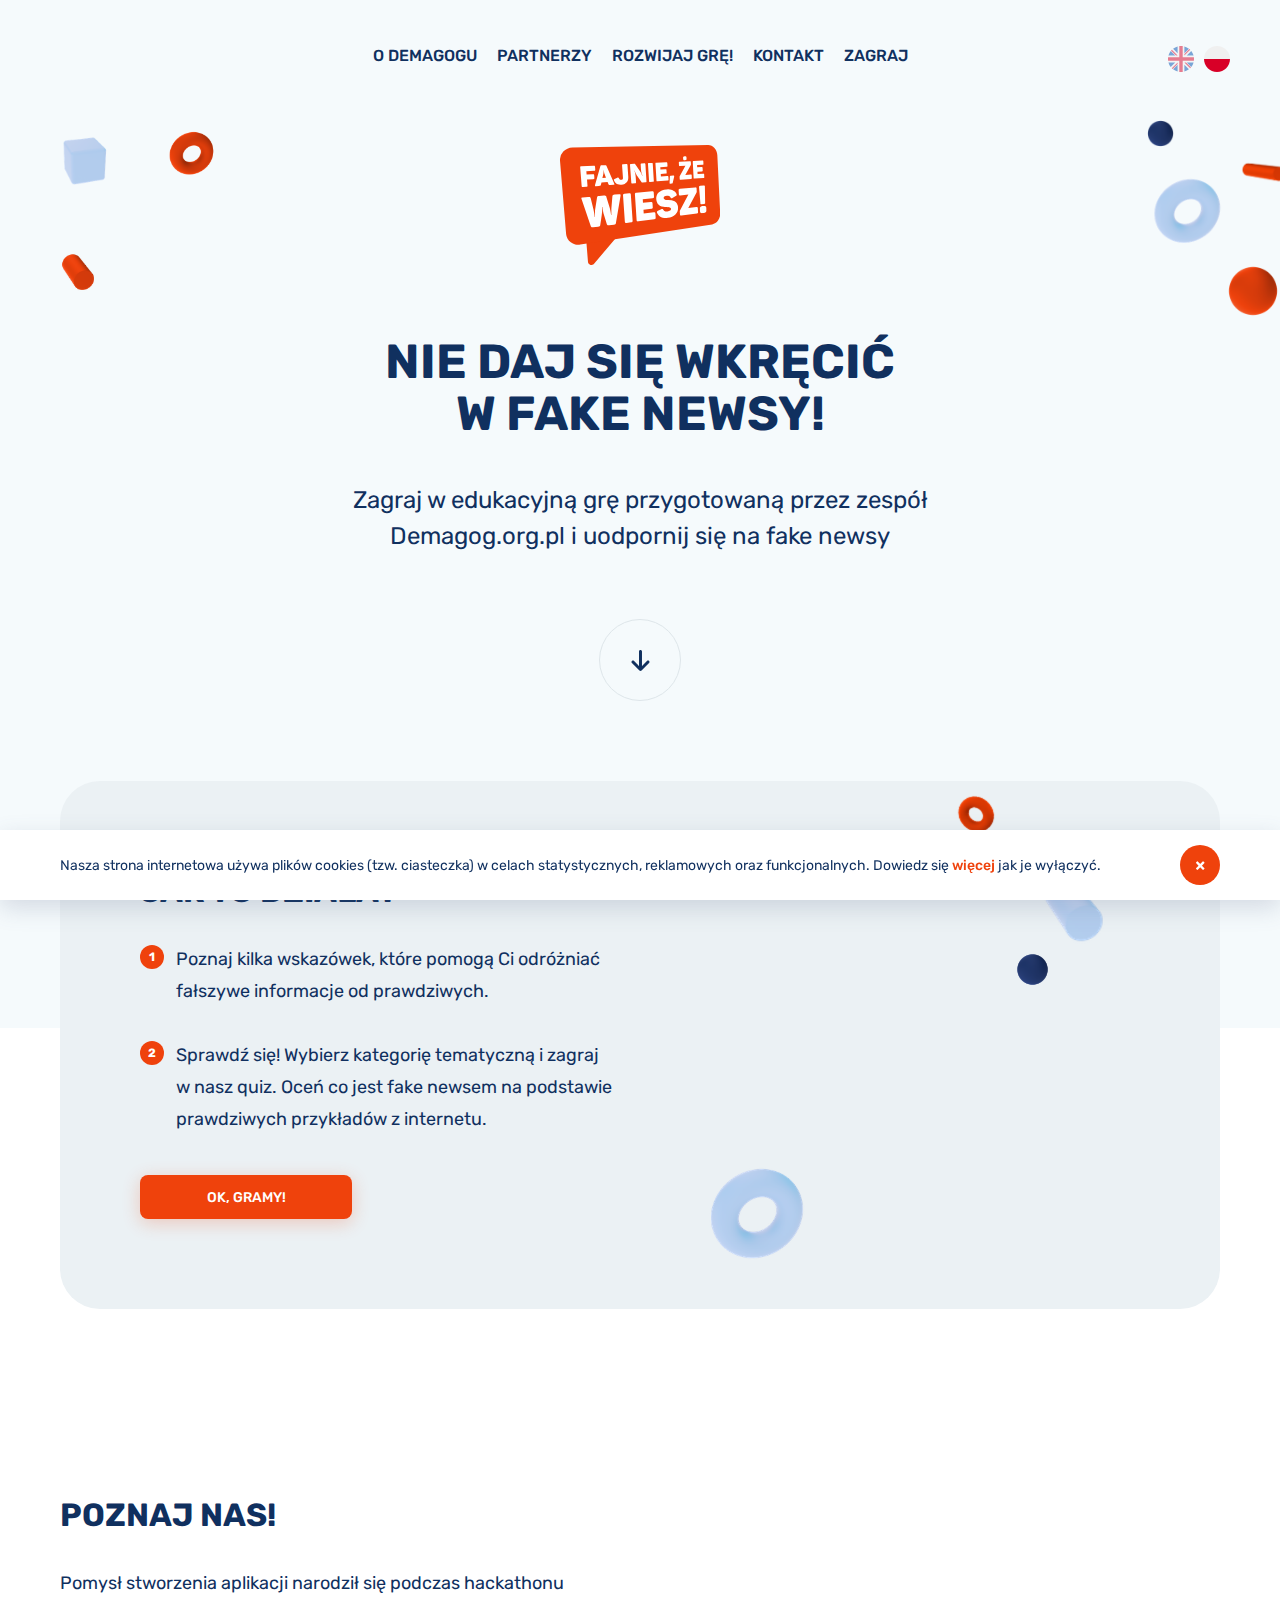
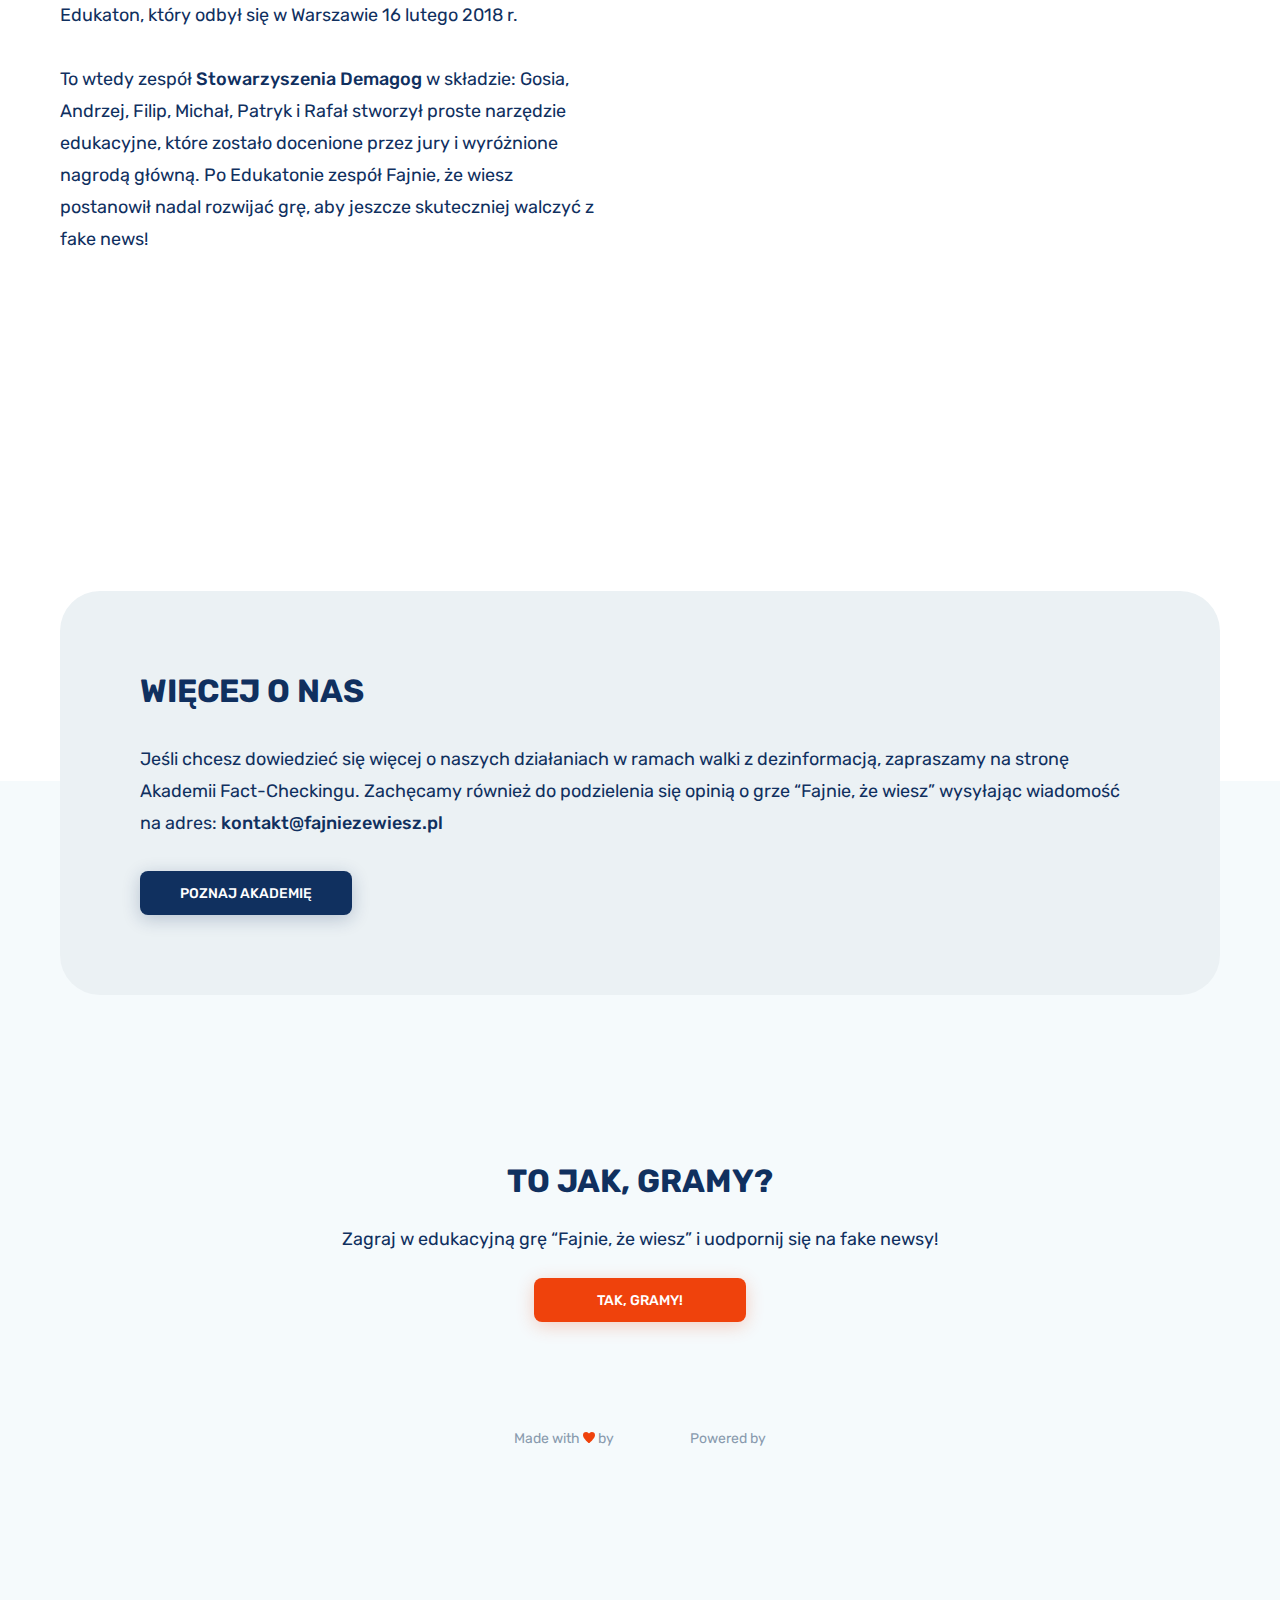
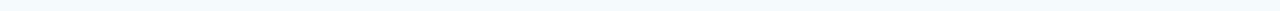
<file: index.html>
<!DOCTYPE html>
<html lang="pl-PL">
   <head>
      <meta charset="utf-8">
      <meta name="viewport" content="user-scalable=yes, width=device-width, initial-scale=1, maximum-scale=1">
      <link rel="shortcut icon" type="image/svg+xml" href="images/logo.svg"/>
      <title>Fajnie, że wiesz!</title>

      <link rel="stylesheet" href="/styles/main.css">

      <link rel="preconnect" href="https://fonts.gstatic.com">
      <link href="https://fonts.googleapis.com/css2?family=Rubik:ital,wght@0,400;0,500;0,700;1,400&amp;display=swap" rel="stylesheet">
      
      <meta property="og:title" content="Fajnie, że wiesz!">
      <meta property="og:description" content="Coraz więcej słyszysz o fake newsach, ale nie wiesz jak się przed nimi bronić? Naucz się tego z naszą edukacyjną grą „Fajnie, że wiesz!”">
      <meta property="og:type" content="website">
      <meta property="og:url" content="https://fajniezewiesz.pl/">
      <meta property="og:image" content="images/home.png">
   </head>
   <body><main class="page page--home">
   <header class="main-header">
      <a href="#menu" class="hamburger hamburger--slider" type="button">
         <span class="hamburger-box">
            <span class="hamburger-inner"></span>
         </span>
      </a>
      <div class="row">
         <div class="large-12">
            <nav>
               <ul>
                  <li><a href="o-demagogu.html">O Demagogu</a></li>
                  <li><a href="partnerzy.html">Partnerzy</a></li>
                  <li><a href="rozwijaj-gre.html">Rozwijaj grę!</a></li>
                  <li><a href="kontakt.html">Kontakt</a></li>
                  <li><a href="https://aplikacja.fajniezewiesz.pl" traget="_blank">Zagraj</a></li>
               </ul>
               <div class="langs">
                  <a href="https://fakesnothanks.pl"><svg xmlns="http://www.w3.org/2000/svg" viewBox="0 0 512 512"><circle cx="256" cy="256" r="256" fill="#f0f0f0"/><g fill="#0052b4"><path d="M52.92 100.142c-20.109 26.163-35.272 56.318-44.101 89.077h133.178L52.92 100.142zM503.181 189.219c-8.829-32.758-23.993-62.913-44.101-89.076l-89.075 89.076h133.176zM8.819 322.784c8.83 32.758 23.993 62.913 44.101 89.075l89.074-89.075H8.819zM411.858 52.921c-26.163-20.109-56.317-35.272-89.076-44.102v133.177l89.076-89.075zM100.142 459.079c26.163 20.109 56.318 35.272 89.076 44.102V370.005l-89.076 89.074zM189.217 8.819c-32.758 8.83-62.913 23.993-89.075 44.101l89.075 89.075V8.819zM322.783 503.181c32.758-8.83 62.913-23.993 89.075-44.101l-89.075-89.075v133.176zM370.005 322.784l89.075 89.076c20.108-26.162 35.272-56.318 44.101-89.076H370.005z"/></g><g fill="#d80027"><path d="M509.833 222.609H289.392V2.167A258.556 258.556 0 00256 0c-11.319 0-22.461.744-33.391 2.167v220.441H2.167A258.556 258.556 0 000 256c0 11.319.744 22.461 2.167 33.391h220.441v220.442a258.35 258.35 0 0066.783 0V289.392h220.442A258.533 258.533 0 00512 256c0-11.317-.744-22.461-2.167-33.391z"/><path d="M322.783 322.784L437.019 437.02a256.636 256.636 0 0015.048-16.435l-97.802-97.802h-31.482v.001zM189.217 322.784h-.002L74.98 437.019a256.636 256.636 0 0016.435 15.048l97.802-97.804v-31.479zM189.217 189.219v-.002L74.981 74.98a256.636 256.636 0 00-15.048 16.435l97.803 97.803h31.481zM322.783 189.219L437.02 74.981a256.328 256.328 0 00-16.435-15.047l-97.802 97.803v31.482z"/></g></svg></a>
                  <a href="#" class="current"><svg xmlns="http://www.w3.org/2000/svg" viewBox="0 0 512 512"><circle cx="256" cy="256" r="256" fill="#f0f0f0"/><path d="M512 256c0 141.384-114.616 256-256 256S0 397.384 0 256" fill="#d80027"/></svg></a>
               </div>
            </nav>
            <div class="ornaments ornaments--left">
               <img class="lazy rellax" alt="" role="presentation" src="images/placeholder.png" data-src="images/Cube_Rounded_Light_Blue.png" data-rellax-speed="-3">
               <img class="lazy rellax" alt="" role="presentation" src="images/placeholder.png" data-src="images/Torus_X3_Orange.png" data-rellax-speed="-4">
               <img class="lazy rellax" alt="" role="presentation" src="images/placeholder.png" data-src="images/Cylinder_X3_Orange.png" data-rellax-speed="-1">
            </div>
            <div class="ornaments ornaments--right">
               <img class="lazy rellax" alt="" role="presentation" src="images/placeholder.png" data-src="images/Sphere_Blue.png" data-rellax-speed="1">
               <img class="lazy rellax" alt="" role="presentation" src="images/placeholder.png" data-src="images/Cylinder_X2_Orange.png" data-rellax-speed="-3">
               <img class="lazy rellax" alt="" role="presentation" src="images/placeholder.png" data-src="images/Torus_X3_Light_Blue.png" data-rellax-speed="-2">
               <img class="lazy rellax" alt="" role="presentation" src="images/placeholder.png" data-src="images/Sphere_Orange.png" data-rellax-speed="-2">
            </div>
            <a href="/" class="logo"><svg xmlns="http://www.w3.org/2000/svg" width="63.184" height="47.332" viewBox="0 0 63.184 47.332"><defs><style>.a{fill:#ef420c;}.b{fill:#fff;}</style></defs><g transform="translate(-15.064 -28.005)"><path class="a" d="M34.23,80.2h.1l12.647.248a1.248,1.248,0,0,1,.719.255,1.475,1.475,0,0,1,.438.614,1.554,1.554,0,0,1,.091.771,1.427,1.427,0,0,1-.333.751L36.438,96.349a1.483,1.483,0,0,1-.2.2,1.255,1.255,0,0,1-.229.15,1.488,1.488,0,0,1-.235.1,1,1,0,0,1-.242.052,1.407,1.407,0,0,1-.523-.039,1.29,1.29,0,0,1-.47-.242,1.333,1.333,0,0,1-.346-.418,1.385,1.385,0,0,1-.163-.581L32.917,81.787a1.549,1.549,0,0,1,.333-1.1,1.383,1.383,0,0,1,.431-.346A1.454,1.454,0,0,1,34.23,80.2Z" transform="translate(-7.936 -21.524)"/><path class="a" d="M76.271,33.25a3.083,3.083,0,0,1,1.365.3,3.682,3.682,0,0,1,1.142.862,4.314,4.314,0,0,1,.794,1.307,4.847,4.847,0,0,1,.348,1.581l1.122,22.792a4.77,4.77,0,0,1-.184,1.581,4.486,4.486,0,0,1-.656,1.372,3.862,3.862,0,0,1-1.024,1.013,3.18,3.18,0,0,1-1.313.516L25.881,72.531a5.05,5.05,0,0,1-2.028-.078,4.805,4.805,0,0,1-1.746-.817,4.542,4.542,0,0,1-1.254-1.411,4.373,4.373,0,0,1-.578-1.888l-2.4-28.789a4.8,4.8,0,0,1,1.286-3.7,5.108,5.108,0,0,1,1.614-1.143,5.322,5.322,0,0,1,2.034-.444Z" transform="translate(-2.8 -5.244)"/><g transform="translate(23.031 32.432)"><path class="b" d="M103.408,70.212a1.837,1.837,0,0,1,.464,0,.592.592,0,0,1,.307.15.758.758,0,0,1,.176.327,2.35,2.35,0,0,1,.078.523v.5a3.666,3.666,0,0,1,0,.536.844.844,0,0,1-.144.366.758.758,0,0,1-.287.229,1.81,1.81,0,0,1-.457.118l-.608.078a1.343,1.343,0,0,1-.457,0,.538.538,0,0,1-.307-.144.77.77,0,0,1-.183-.327,2.468,2.468,0,0,1-.078-.529v-.5a2.506,2.506,0,0,1,0-.542.844.844,0,0,1,.144-.366.811.811,0,0,1,.287-.229,1.561,1.561,0,0,1,.457-.111Z" transform="translate(-54.678 -50.613)"/><path class="b" d="M101.894,64.839l-.529-6.226a.833.833,0,0,1,0-.255.308.308,0,0,1,.072-.17.328.328,0,0,1,.144-.1.679.679,0,0,1,.229-.046l1.391-.124a.671.671,0,0,1,.229,0,.345.345,0,0,1,.157.072.368.368,0,0,1,.085.157.832.832,0,0,1,0,.255l.1,6.206v.261a.575.575,0,0,1-.065.176.344.344,0,0,1-.131.1.614.614,0,0,1-.216.052l-1,.124a1.26,1.26,0,0,1-.222,0,.259.259,0,0,1-.15-.078.392.392,0,0,1-.085-.163A1,1,0,0,1,101.894,64.839Z" transform="translate(-54.49 -46.35)"/><path class="b" d="M101.4,42.835a.345.345,0,0,1,.163,0,.176.176,0,0,1,.111.065.23.23,0,0,1,.065.124.916.916,0,0,1,0,.189l.046.869a.983.983,0,0,1,0,.2.253.253,0,0,1-.052.137.315.315,0,0,1-.1.078.684.684,0,0,1-.163,0l-2.188.118.046.869,1.751-.1a.373.373,0,0,1,.17,0,.206.206,0,0,1,.111.059.23.23,0,0,1,.065.124.606.606,0,0,1,.033.189l.046.928a.98.98,0,0,1,0,.2.324.324,0,0,1-.052.131.315.315,0,0,1-.1.078.491.491,0,0,1-.17.033l-1.744.111.046.934,2.26-.15a.345.345,0,0,1,.163,0,.332.332,0,0,1,.1.059.23.23,0,0,1,.065.124.916.916,0,0,1,0,.189l.046.875a.98.98,0,0,1,0,.2.266.266,0,0,1-.052.124.167.167,0,0,1-.1.078.345.345,0,0,1-.163,0l-3.547.274a.373.373,0,0,1-.17,0,.2.2,0,0,1-.118-.059.23.23,0,0,1-.065-.124.918.918,0,0,1,0-.189l-.32-6.134a.985.985,0,0,1,0-.2.472.472,0,0,1,.059-.131.314.314,0,0,1,.1-.078.738.738,0,0,1,.17,0Z" transform="translate(-53.178 -41.122)"/><path class="b" d="M92.447,41.793a1.258,1.258,0,0,1-.314,0,.386.386,0,0,1-.209-.111.488.488,0,0,1-.118-.222,1.7,1.7,0,0,1-.052-.366v-.078a1.715,1.715,0,0,1,0-.366.61.61,0,0,1,.091-.235.362.362,0,0,1,.2-.131,1.018,1.018,0,0,1,.314-.052h.052a.879.879,0,0,1,.32,0,.388.388,0,0,1,.2.111.511.511,0,0,1,.118.229,1.7,1.7,0,0,1,.052.366v.078a1.65,1.65,0,0,1,0,.359.457.457,0,0,1-.091.235.452.452,0,0,1-.2.131,1.2,1.2,0,0,1-.307.046Z" transform="translate(-51.158 -40.217)"/><path class="b" d="M95.561,59.025a.833.833,0,0,1,.255,0,.282.282,0,0,1,.17.085.336.336,0,0,1,.1.183,2.031,2.031,0,0,1,.039.287l.046.869v.359a1.322,1.322,0,0,1-.046.15,1.043,1.043,0,0,1-.065.15L92.85,67.191l3.214-.392a1.574,1.574,0,0,1,.248,0,.282.282,0,0,1,.17.085.364.364,0,0,1,.1.176,2.027,2.027,0,0,1,.039.287l.072,1.307a1.059,1.059,0,0,1,0,.287.505.505,0,0,1-.072.2.414.414,0,0,1-.157.124.821.821,0,0,1-.248.065l-6.075.817a.877.877,0,0,1-.261,0,.431.431,0,0,1-.176-.078.513.513,0,0,1-.1-.183,1.057,1.057,0,0,1-.046-.287l-.052-.9a.854.854,0,0,1,0-.183.737.737,0,0,1,0-.17,1.007,1.007,0,0,1,.046-.15,1.062,1.062,0,0,1,.072-.15l3.266-6.186-3.175.32a.876.876,0,0,1-.261,0,.353.353,0,0,1-.176-.091.429.429,0,0,1-.111-.189,1.154,1.154,0,0,1-.046-.3l-.078-1.346a1.156,1.156,0,0,1,0-.3.464.464,0,0,1,.085-.2.435.435,0,0,1,.163-.124,1.167,1.167,0,0,1,.261-.059Z" transform="translate(-50.214 -46.735)"/><path class="b" d="M93.894,48.507a.373.373,0,0,1,.17,0,.364.364,0,0,1,.111.059.23.23,0,0,1,.065.124.985.985,0,0,1,0,.2l.046.895a.5.5,0,0,1,0,.2.324.324,0,0,1-.052.131.18.18,0,0,1-.1.078.716.716,0,0,1-.17.039l-4.1.314a.8.8,0,0,1-.176,0,.2.2,0,0,1-.118-.059.235.235,0,0,1-.072-.131.983.983,0,0,1,0-.2l-.033-.608a.4.4,0,0,1,0-.124V49.31l.039-.1a.662.662,0,0,1,.046-.1l2.208-4.05-2.143.111a.4.4,0,0,1-.176,0,.261.261,0,0,1-.118-.065.368.368,0,0,1-.072-.131.736.736,0,0,1-.033-.209l-.052-.9a1.049,1.049,0,0,1,0-.2.472.472,0,0,1,.059-.131.2.2,0,0,1,.111-.078.8.8,0,0,1,.176,0l4.037-.189a.738.738,0,0,1,.17,0,.212.212,0,0,1,.118.065.249.249,0,0,1,.065.131.919.919,0,0,1,0,.189l.033.594v.34l-.039.1-2.175,4Z" transform="translate(-50.259 -41.273)"/><path class="b" d="M84.975,51.845a.672.672,0,0,1,.229,0,.3.3,0,0,1,.137.1.26.26,0,0,1,.046.157.634.634,0,0,1,0,.222l-.536,2.267a.5.5,0,0,1-.059.183.341.341,0,0,1-.091.124.325.325,0,0,1-.124.085l-.183.033-.51.039a.483.483,0,0,1-.137,0,.149.149,0,0,1-.078-.039.174.174,0,0,1-.091-.046.528.528,0,0,1,0-.144l.118-2.345a1.575,1.575,0,0,1,0-.248.38.38,0,0,1,.078-.163.292.292,0,0,1,.131-.1,1.01,1.01,0,0,1,.2-.039Z" transform="translate(-48.324 -44.246)"/><path class="b" d="M79.54,60.229a6.021,6.021,0,0,1,1.372,0A3.7,3.7,0,0,1,82,60.517a2.889,2.889,0,0,1,.836.588,3.594,3.594,0,0,1,.653.882,1.454,1.454,0,0,1,.1.281.452.452,0,0,1-.137.425,1.07,1.07,0,0,1-.242.17l-1.307.79-.091.052-.078.039H81.6a.355.355,0,0,1-.118,0,.219.219,0,0,1-.1-.065.476.476,0,0,1-.111-.118c-.039-.059-.078-.118-.111-.176a1.472,1.472,0,0,0-.261-.34.99.99,0,0,0-.333-.209,1.328,1.328,0,0,0-.392-.1,1.734,1.734,0,0,0-.451,0,3.744,3.744,0,0,0-.6.111,1.3,1.3,0,0,0-.4.183.734.734,0,0,0-.216.274.743.743,0,0,0-.052.359.583.583,0,0,0,.17.392.974.974,0,0,0,.405.216,3.07,3.07,0,0,0,.588.1h.7a10.176,10.176,0,0,1,1.254.118,3.7,3.7,0,0,1,1.2.405,2.383,2.383,0,0,1,.915.921,3.722,3.722,0,0,1,.438,1.666,3.542,3.542,0,0,1-.229,1.5,3.254,3.254,0,0,1-.8,1.182A4.374,4.374,0,0,1,81.774,71a6.692,6.692,0,0,1-1.666.451,6.484,6.484,0,0,1-1.424.046,3.849,3.849,0,0,1-1.2-.287,3.042,3.042,0,0,1-.941-.653,3,3,0,0,1-.653-.98.763.763,0,0,1-.085-.294.478.478,0,0,1,0-.235.465.465,0,0,1,.137-.2,1.285,1.285,0,0,1,.248-.17l1.307-.653.1-.046.085-.039h.163a.245.245,0,0,1,.137,0A.433.433,0,0,1,78.1,68a.5.5,0,0,1,.118.118.829.829,0,0,1,.118.176,1.279,1.279,0,0,0,.261.327,1.325,1.325,0,0,0,.359.209,1.832,1.832,0,0,0,.457.091,3.669,3.669,0,0,0,.536,0,4.866,4.866,0,0,0,.614-.124,1.966,1.966,0,0,0,.451-.2.909.909,0,0,0,.268-.3.769.769,0,0,0,.072-.418.533.533,0,0,0-.144-.359.81.81,0,0,0-.346-.2,2.391,2.391,0,0,0-.523-.1,3.919,3.919,0,0,1-.653-.039,7,7,0,0,1-1.307-.085,4.328,4.328,0,0,1-1.307-.366,2.489,2.489,0,0,1-1.045-.915,3.761,3.761,0,0,1-.5-1.751,3.58,3.58,0,0,1,.189-1.437,3.062,3.062,0,0,1,.745-1.169,3.825,3.825,0,0,1,1.267-.836A5.894,5.894,0,0,1,79.54,60.229Z" transform="translate(-45.534 -47.143)"/><path class="b" d="M79.311,43.857a.918.918,0,0,1,.189,0,.3.3,0,0,1,.124.072.271.271,0,0,1,.078.131,1.092,1.092,0,0,1,.033.2l.052.921a.563.563,0,0,1,0,.209.554.554,0,0,1-.059.144.235.235,0,0,1-.118.078.567.567,0,0,1-.183.033l-2.469.137.059.921,1.96-.118a.983.983,0,0,1,.2,0,.23.23,0,0,1,.124.065.534.534,0,0,1,.078.131.729.729,0,0,1,.033.2l.052.928a.562.562,0,0,1,0,.209.218.218,0,0,1-.059.137.221.221,0,0,1-.118.085.919.919,0,0,1-.189,0l-1.96.131.059.986,2.541-.17a.432.432,0,0,1,.183,0,.253.253,0,0,1,.2.189c.013.065.026.137.033.2l.052.934a.528.528,0,0,1,0,.2.26.26,0,0,1-.059.137.282.282,0,0,1-.111.085l-.183.033-4,.307a.463.463,0,0,1-.189,0,.227.227,0,0,1-.131-.065.253.253,0,0,1-.078-.124,1.118,1.118,0,0,1,0-.209l-.405-6.533a.564.564,0,0,1,0-.209.26.26,0,0,1,.059-.137.325.325,0,0,1,.124-.085.92.92,0,0,1,.189,0Z" transform="translate(-45.364 -41.478)"/><path class="b" d="M72.014,44.267a.856.856,0,0,1,.183,0,.284.284,0,0,1,.124.065.473.473,0,0,1,.072.124c.013.065.026.131.033.2l.412,6.611a.5.5,0,0,1,0,.2.26.26,0,0,1-.059.137.341.341,0,0,1-.111.078.8.8,0,0,1-.176,0l-1.143.085a.462.462,0,0,1-.189,0,.221.221,0,0,1-.124-.059.473.473,0,0,1-.072-.124.984.984,0,0,1,0-.2l-.425-6.657a1.049,1.049,0,0,1,0-.2.472.472,0,0,1,.059-.131.235.235,0,0,1,.118-.078.567.567,0,0,1,.183-.033Z" transform="translate(-43.802 -41.62)"/><path class="b" d="M69.416,61.385a1.106,1.106,0,0,1,.294,0,.553.553,0,0,1,.2.1.531.531,0,0,1,.124.189,1.21,1.21,0,0,1,.052.307l.085,1.4a1.313,1.313,0,0,1,0,.32.474.474,0,0,1-.091.222.451.451,0,0,1-.183.131,1.08,1.08,0,0,1-.287.065l-3.867.392.091,1.4,3.1-.333a.743.743,0,0,1,.294,0,.475.475,0,0,1,.2.091.442.442,0,0,1,.118.189,1.158,1.158,0,0,1,.052.3l.085,1.4a1.312,1.312,0,0,1,0,.32.485.485,0,0,1-.1.222.425.425,0,0,1-.183.137,1.08,1.08,0,0,1-.287.065l-3.09.366.1,1.509,3.972-.49a1.06,1.06,0,0,1,.287,0,.336.336,0,0,1,.189.085.343.343,0,0,1,.118.183,1.209,1.209,0,0,1,.052.307l.085,1.4a1.206,1.206,0,0,1,0,.307.442.442,0,0,1-.085.216.425.425,0,0,1-.183.137,1.419,1.419,0,0,1-.274.072L64,73.248a1.207,1.207,0,0,1-.307,0,.4.4,0,0,1-.209-.085.39.39,0,0,1-.124-.2,1.209,1.209,0,0,1-.052-.307l-.653-9.995a1.313,1.313,0,0,1,0-.32.485.485,0,0,1,.1-.222.493.493,0,0,1,.2-.131,1.176,1.176,0,0,1,.3-.065Z" transform="translate(-41.068 -47.554)"/><path class="b" d="M65.315,44.477a.982.982,0,0,1,.2,0,.32.32,0,0,1,.131.072.263.263,0,0,1,.078.137,1.077,1.077,0,0,1,.039.209l.425,6.631a.562.562,0,0,1,0,.209.29.29,0,0,1-.065.144.221.221,0,0,1-.118.085,1.041,1.041,0,0,1-.2.039l-1.111.085H64.44a.274.274,0,0,1-.091-.059.527.527,0,0,1-.078-.091l-1.718-2.424c-.124-.183-.229-.346-.32-.51s-.176-.32-.255-.483-.15-.34-.222-.536-.157-.4-.242-.653h-.078c.072.255.137.483.189.7s.1.412.15.653.072.418.1.653.052.49.078.79l.111,1.744a.6.6,0,0,1,0,.216.29.29,0,0,1-.065.144.324.324,0,0,1-.124.085.566.566,0,0,1-.209.039l-1.032.078a.528.528,0,0,1-.2,0,.29.29,0,0,1-.144-.065.3.3,0,0,1-.085-.137.562.562,0,0,1,0-.209l-.51-6.794a1.19,1.19,0,0,1,0-.216.408.408,0,0,1,.065-.144.3.3,0,0,1,.137-.085,1.011,1.011,0,0,1,.2-.039l1.215-.052h.268a.465.465,0,0,1,.091.065.417.417,0,0,1,.085.1l1.829,2.665c.124.183.222.34.307.49a3.354,3.354,0,0,1,.222.431l.2.451c.065.163.144.333.235.536h.085c-.1-.274-.183-.51-.255-.725s-.131-.412-.176-.608-.091-.405-.124-.614c0-.222-.052-.457-.072-.725L63.9,44.993a.562.562,0,0,1,0-.209.555.555,0,0,1,.059-.144.325.325,0,0,1,.124-.085,1.05,1.05,0,0,1,.2,0Z" transform="translate(-40.044 -41.693)"/><path class="b" d="M57.9,62.625a1.108,1.108,0,0,1,.294,0,.475.475,0,0,1,.2.091.516.516,0,0,1,.118.189,1.2,1.2,0,0,1,.046.307l.692,10.119a1.207,1.207,0,0,1,0,.307.458.458,0,0,1-.085.209.54.54,0,0,1-.183.137,1.08,1.08,0,0,1-.287.065l-1.823.248a1.157,1.157,0,0,1-.3,0,.377.377,0,0,1-.2-.085.343.343,0,0,1-.118-.183,1.175,1.175,0,0,1-.065-.3l-.712-10.237a1.259,1.259,0,0,1,0-.314.466.466,0,0,1,.091-.209.472.472,0,0,1,.189-.131,1.174,1.174,0,0,1,.294-.059Z" transform="translate(-38.582 -47.983)"/><path class="b" d="M54.858,44.955a.528.528,0,0,1,.2,0,.279.279,0,0,1,.137.072.291.291,0,0,1,.078.137,1.248,1.248,0,0,1,.039.216l.314,4.606a3.757,3.757,0,0,1-.1,1.209,2.418,2.418,0,0,1-1.346,1.587,3.548,3.548,0,0,1-1.241.287,3.417,3.417,0,0,1-1-.046,2.539,2.539,0,0,1-1.47-.843,3.485,3.485,0,0,1-.457-.764.778.778,0,0,1-.065-.209.234.234,0,0,1,0-.163.292.292,0,0,1,.1-.131,1.087,1.087,0,0,1,.183-.118l1.091-.483.065-.033h.287a.284.284,0,0,1,.1.052.417.417,0,0,1,.085.1l.078.137a2.5,2.5,0,0,0,.163.287.93.93,0,0,0,.2.2.691.691,0,0,0,.229.118,1.059,1.059,0,0,0,.287,0,.993.993,0,0,0,.34-.078.6.6,0,0,0,.229-.2.863.863,0,0,0,.124-.3,2.3,2.3,0,0,0,0-.425l-.327-4.651a1.189,1.189,0,0,1,0-.216.29.29,0,0,1,.065-.144.315.315,0,0,1,.131-.091.562.562,0,0,1,.209,0Z" transform="translate(-36.662 -41.857)"/><path class="b" d="M46.117,52.9a.524.524,0,0,1,.059.2.177.177,0,0,1-.111.242,1.042,1.042,0,0,1-.2.039l-1.176.091a3.3,3.3,0,0,1-.359,0,.781.781,0,0,1-.242-.065.508.508,0,0,1-.157-.131.646.646,0,0,1-.1-.216l-.314-.784-2.411.17-.189.83a.964.964,0,0,1-.085.229.508.508,0,0,1-.131.157.48.48,0,0,1-.229.1,1.529,1.529,0,0,1-.346.052l-1.189.091a.6.6,0,0,1-.216,0,.181.181,0,0,1-.124-.078.28.28,0,0,1-.039-.144.562.562,0,0,1,0-.209L40.636,46.1a1.146,1.146,0,0,1,.078-.209.365.365,0,0,1,.268-.2H41.2l1.293-.065h.216a.681.681,0,0,1,.163.052.5.5,0,0,1,.124.111.6.6,0,0,1,.1.176Zm-4.638-2.26,1.391-.091-.5-1.307a4.3,4.3,0,0,1-.176-.562c-.046-.176-.085-.346-.111-.49a3.171,3.171,0,0,1-.059-.359v-.157h-.1v.516a2.743,2.743,0,0,1-.033.5,5.68,5.68,0,0,1-.085.568l-.314,1.359" transform="translate(-32.715 -42.094)"/><path class="b" d="M45.28,63.182a.742.742,0,0,1,.294,0,.257.257,0,0,1,.163.111.357.357,0,0,1,.046.2,1.208,1.208,0,0,1,0,.307L43.947,74.49a1.024,1.024,0,0,1-.085.307.74.74,0,0,1-.157.2,1.056,1.056,0,0,1-.229.111,1.226,1.226,0,0,1-.307.065l-1.894.255a1.365,1.365,0,0,1-.327,0,.683.683,0,0,1-.255-.052.5.5,0,0,1-.189-.144.607.607,0,0,1-.131-.248L39.191,71.2q-.108-.382-.2-.764c-.059-.248-.1-.5-.15-.751s-.078-.5-.111-.738-.059-.483-.078-.725h-.137V69.7a3.857,3.857,0,0,1-.052.771c-.052.261-.052.536-.091.817l-.594,3.985a1.056,1.056,0,0,1-.111.314.565.565,0,0,1-.17.2.83.83,0,0,1-.242.118,1.737,1.737,0,0,1-.32.065l-1.96.261a2.832,2.832,0,0,1-.333,0,.745.745,0,0,1-.268-.046.548.548,0,0,1-.2-.144.787.787,0,0,1-.131-.268l-3.619-10.6a1.643,1.643,0,0,1-.085-.307.343.343,0,0,1,0-.229A.305.305,0,0,1,30.5,64.5a.947.947,0,0,1,.327-.072l2.162-.2a3.914,3.914,0,0,1,.392,0,.737.737,0,0,1,.287.065.481.481,0,0,1,.2.176.957.957,0,0,1,.137.314l1.1,4.39c.052.216.1.483.157.764s.1.581.144.869.078.562.111.8.046.425.052.542h.118V69.917a5.579,5.579,0,0,1,.078-.8l.719-4.573a.9.9,0,0,1,.1-.34.583.583,0,0,1,.176-.2.75.75,0,0,1,.268-.111,3.309,3.309,0,0,1,.353-.059l1.823-.163a3.062,3.062,0,0,1,.346,0,.652.652,0,0,1,.274.065.535.535,0,0,1,.209.17,1.033,1.033,0,0,1,.15.307L41.5,68.48c.072.229.131.5.189.771s.111.562.157.836.085.536.118.758.052.405.065.529h.124V69.205a5.039,5.039,0,0,1,.039-.79l.366-4.41a1.415,1.415,0,0,1,.085-.327.547.547,0,0,1,.163-.2.77.77,0,0,1,.261-.111,3.676,3.676,0,0,1,.372-.059Z" transform="translate(-29.859 -48.175)"/><path class="b" d="M34.916,45.907a1.411,1.411,0,0,1,.235,0,.356.356,0,0,1,.157.078.315.315,0,0,1,.1.144,1.069,1.069,0,0,1,.065.248L35.55,47.4a.75.75,0,0,1,0,.242.345.345,0,0,1-.072.157.415.415,0,0,1-.144.091,1.286,1.286,0,0,1-.229.039l-3.064.163.1,1.307,2.45-.144a1.416,1.416,0,0,1,.235,0,.431.431,0,0,1,.157.072.415.415,0,0,1,.091.144.679.679,0,0,1,.046.229l.078,1.019a.75.75,0,0,1,0,.242.289.289,0,0,1-.072.157.261.261,0,0,1-.144.091.673.673,0,0,1-.229.039l-2.443.163.176,2.326a.672.672,0,0,1,0,.229.289.289,0,0,1-.072.157.261.261,0,0,1-.144.091.888.888,0,0,1-.229.046l-1.307.1a.751.751,0,0,1-.242,0,.308.308,0,0,1-.163-.072.354.354,0,0,1-.1-.144,1.286,1.286,0,0,1-.039-.229l-.575-7.29a.672.672,0,0,1,0-.229.356.356,0,0,1,.078-.157.278.278,0,0,1,.15-.091,1.474,1.474,0,0,1,.235-.039Z" transform="translate(-29.615 -42.189)"/></g></g></svg></a>
            <h1>Nie daj się wkręcić w fake newsy!</h1>
            <p>Zagraj w edukacyjną grę przygotowaną przez zespół Demagog.org.pl i uodpornij się na fake newsy</p>
            <a href="#jak-to-dziala" class="scroll-to"><svg xmlns="http://www.w3.org/2000/svg" viewBox="0 0 447.243 447.243"><path d="M406.101 232.603a31.842 31.842 0 00-3.116-2.745c-13.381-8.971-31.276-7.013-42.4 4.64l-88.64 88.32a64.002 64.002 0 00-11.68 16l-5.12 9.76v-314.4c.677-16.099-10.332-30.349-26.08-33.76-17.445-2.829-33.881 9.019-36.71 26.465a31.967 31.967 0 00-.41 5.535v315.52l-3.2-6.88a63.998 63.998 0 00-12.8-18.08l-88.64-88.48c-11.124-11.653-29.019-13.611-42.4-4.64-14.259 10.441-17.355 30.464-6.914 44.724a32.018 32.018 0 002.754 3.276l160 160c12.49 12.504 32.751 12.515 45.255.025l.025-.025 160-160c12.517-12.476 12.552-32.737.076-45.255z"/></svg></a>
         </div>
   </header>

   <section class="about" id="jak-to-dziala">
      <div class="row">
         <div class="col">
            <h2>Jak to działa?</h2>
            <ol>
               <li>Poznaj kilka wskazówek, które pomogą Ci odróżniać fałszywe informacje od prawdziwych.</li>
               <li>Sprawdź się! Wybierz kategorię tematyczną i zagraj w nasz quiz. Oceń co jest fake newsem na podstawie prawdziwych przykładów z internetu.</li>
            </ol>
            <a href="https://aplikacja.fajniezewiesz.pl/" class="button">OK, GRAMY!</a>
         </div>
      </div>
      <img class="lazy image" alt="" src="images/placeholder.png" data-srcset="images/home.png 1x, images/home@2x.png 2x">
      <div class="ornaments">
         <img class="lazy rellax" alt="" role="presentation" src="images/placeholder.png" data-src="images/Torus_X3_Orange_I.png" data-rellax-speed="-2">
         <img class="lazy rellax" alt="" role="presentation" src="images/placeholder.png" data-src="images/Cylinder_X3_Light_Blue.png" data-rellax-speed="2">
         <img class="lazy rellax" alt="" role="presentation" src="images/placeholder.png" data-src="images/Sphere_Blue.png" data-rellax-speed="1">
         <img class="lazy rellax" alt="" role="presentation" src="images/placeholder.png" data-src="images/Torus_X3_Light_Blue.png" data-rellax-speed="2">
      </div>
   </section>

   <section class="team">
      <div class="row">
         <div class="col l-6">
            <h2>Poznaj nas!</h2>
            <p>Pomysł stworzenia aplikacji narodził się podczas hackathonu Edukaton, który odbył się w Warszawie 16 lutego 2018 r.</p>
            <p>To wtedy zespół <a href="https://demagog.org.pl/" target="_blank" rel="noopener noreferrer">Stowarzyszenia Demagog</a> w składzie: Gosia, Andrzej, Filip, Michał, Patryk i Rafał stworzył proste narzędzie edukacyjne, które zostało docenione przez jury i wyróżnione nagrodą główną. Po Edukatonie zespół Fajnie, że wiesz postanowił nadal rozwijać grę, aby jeszcze skuteczniej walczyć z fake news!</p>
         </div>
         <div class="col l-6">
            <img class="lazy image" alt="" src="images/placeholder.png" data-src="images/team.jpg">
         </div>
      </div>
   </section>
</main>

<footer class="main-footer">
    <section class="more">
        <h2>Więcej o nas</h2>
        <p>Jeśli chcesz dowiedzieć się więcej o naszych działaniach w ramach walki z dezinformacją, zapraszamy na stronę Akademii Fact-Checkingu. Zachęcamy również do podzielenia się opinią o grze “Fajnie, że wiesz” wysyłając wiadomość na adres: <a href="mailto:kontakt@fajniezewiesz.pl">kontakt@fajniezewiesz.pl</a></p>
        <a href="https://akademia.demagog.org.pl/" class="button button--primary">Poznaj akademię</a>
        <div class="ornaments ornaments--left">
            <img class="lazy image" alt="" role="presentation" src="images/placeholder.png" data-src="images/Cylinder_X3_Light_Blue.png">
            <img class="lazy image" alt="" role="presentation" src="images/placeholder.png" data-src="images/Cylinder_X3_Blue.png">
            <img class="lazy image" alt="" role="presentation" src="images/placeholder.png" data-src="images/Cube_Rounded_Orange.png">
        </div>
        <div class="ornaments ornaments--right">
            <img class="lazy image " alt="" role="presentation" src="images/placeholder.png" data-src="images/Torus_X3_Orange.png" data-rellax-speed="-2">
            <img class="lazy image rellax" alt="" role="presentation" src="images/placeholder.png" data-src="images/Sphere_Blue.png" data-rellax-speed="1">
        </div>
    </section>
    <section class="bottom">
        <div class="row">
            <div class="col">
                <h3>To jak, Gramy?</h3>
                <p>Zagraj w edukacyjną grę “Fajnie, że wiesz” i uodpornij się na fake newsy!</p>
                <a href="https://aplikacja.fajniezewiesz.pl/" class="button">Tak, gramy!</a>
            </div>
        </div>
        <div class="bottom__credits">
            <div class="item">
                <span>Made with <svg xmlns="http://www.w3.org/2000/svg" width="12" height="11.474" viewBox="0 0 12 11.474"><defs><style>.a{fill:#ef420c;}</style></defs><g transform="translate(0 -0.263)"><path class="a" d="M8.7.263A3.246,3.246,0,0,0,6,1.763,3.246,3.246,0,0,0,3.3.263,3.329,3.329,0,0,0,0,3.562c0,3.3,6,8.175,6,8.175s6-4.875,6-8.175A3.329,3.329,0,0,0,8.7.263Z"/></g></svg> by</span>
                <div class="item__ico">
                    <img class="lazy image" alt="Fajnie, że wiesz" src="images/placeholder.png" data-src="images/logo.svg">
                </div>
            </div>
            <div class="item">
                <span>Powered by</span>
                <div class="item__ico">
                    <img class="lazy image" alt="Demoagog" src="images/placeholder.png" data-srcset="images/Demagog.png 1x, images/Demagog@2x.png 2x">
                </div>
            </div>
        </div>
    </section>
</footer>

<div class="cookie-bar">
   <div class="row">
        <div class="col">
            <p>
                Nasza strona internetowa używa plików cookies (tzw. ciasteczka) w celach statystycznych, reklamowych oraz funkcjonalnych. Dowiedz się <a href="https://wszystkoociasteczkach.pl/" rel="nofollow noopener noreferrer" target="_blank">więcej</a> jak je wyłączyć.
            </p>
            <a href="#" class="close-cookie">&times;</a>
        </div>
   </div>
</div>

<div id="menu">
    <ul>
        <li><a href="o-demagogu.html">O Demagogu</a></li>
        <li><a href="partnerzy.html">Partnerzy</a></li>
        <li><a href="rozwijaj-gre.html">Rozwijaj grę!</a></li>
        <li><a href="kontakt.html">Kontakt</a></li>
        <li><a href="https://aplikacja.fajniezewiesz.pl" traget="_blank">Zagraj</a></li>
    </ul>
    <div class="langs">
        <a href="https://fakesnothanks.pl"><svg xmlns="http://www.w3.org/2000/svg" viewBox="0 0 512 512"><circle cx="256" cy="256" r="256" fill="#f0f0f0"/><g fill="#0052b4"><path d="M52.92 100.142c-20.109 26.163-35.272 56.318-44.101 89.077h133.178L52.92 100.142zM503.181 189.219c-8.829-32.758-23.993-62.913-44.101-89.076l-89.075 89.076h133.176zM8.819 322.784c8.83 32.758 23.993 62.913 44.101 89.075l89.074-89.075H8.819zM411.858 52.921c-26.163-20.109-56.317-35.272-89.076-44.102v133.177l89.076-89.075zM100.142 459.079c26.163 20.109 56.318 35.272 89.076 44.102V370.005l-89.076 89.074zM189.217 8.819c-32.758 8.83-62.913 23.993-89.075 44.101l89.075 89.075V8.819zM322.783 503.181c32.758-8.83 62.913-23.993 89.075-44.101l-89.075-89.075v133.176zM370.005 322.784l89.075 89.076c20.108-26.162 35.272-56.318 44.101-89.076H370.005z"/></g><g fill="#d80027"><path d="M509.833 222.609H289.392V2.167A258.556 258.556 0 00256 0c-11.319 0-22.461.744-33.391 2.167v220.441H2.167A258.556 258.556 0 000 256c0 11.319.744 22.461 2.167 33.391h220.441v220.442a258.35 258.35 0 0066.783 0V289.392h220.442A258.533 258.533 0 00512 256c0-11.317-.744-22.461-2.167-33.391z"/><path d="M322.783 322.784L437.019 437.02a256.636 256.636 0 0015.048-16.435l-97.802-97.802h-31.482v.001zM189.217 322.784h-.002L74.98 437.019a256.636 256.636 0 0016.435 15.048l97.802-97.804v-31.479zM189.217 189.219v-.002L74.981 74.98a256.636 256.636 0 00-15.048 16.435l97.803 97.803h31.481zM322.783 189.219L437.02 74.981a256.328 256.328 0 00-16.435-15.047l-97.802 97.803v31.482z"/></g></svg></a>
        <a href="#" class="current"><svg xmlns="http://www.w3.org/2000/svg" viewBox="0 0 512 512"><circle cx="256" cy="256" r="256" fill="#f0f0f0"/><path d="M512 256c0 141.384-114.616 256-256 256S0 397.384 0 256" fill="#d80027"/></svg></a>
    </div>
</div>

<script src="scripts/vendor.js"></script>

<script src="scripts/main.js"></script>

</body>
</html>
</file>
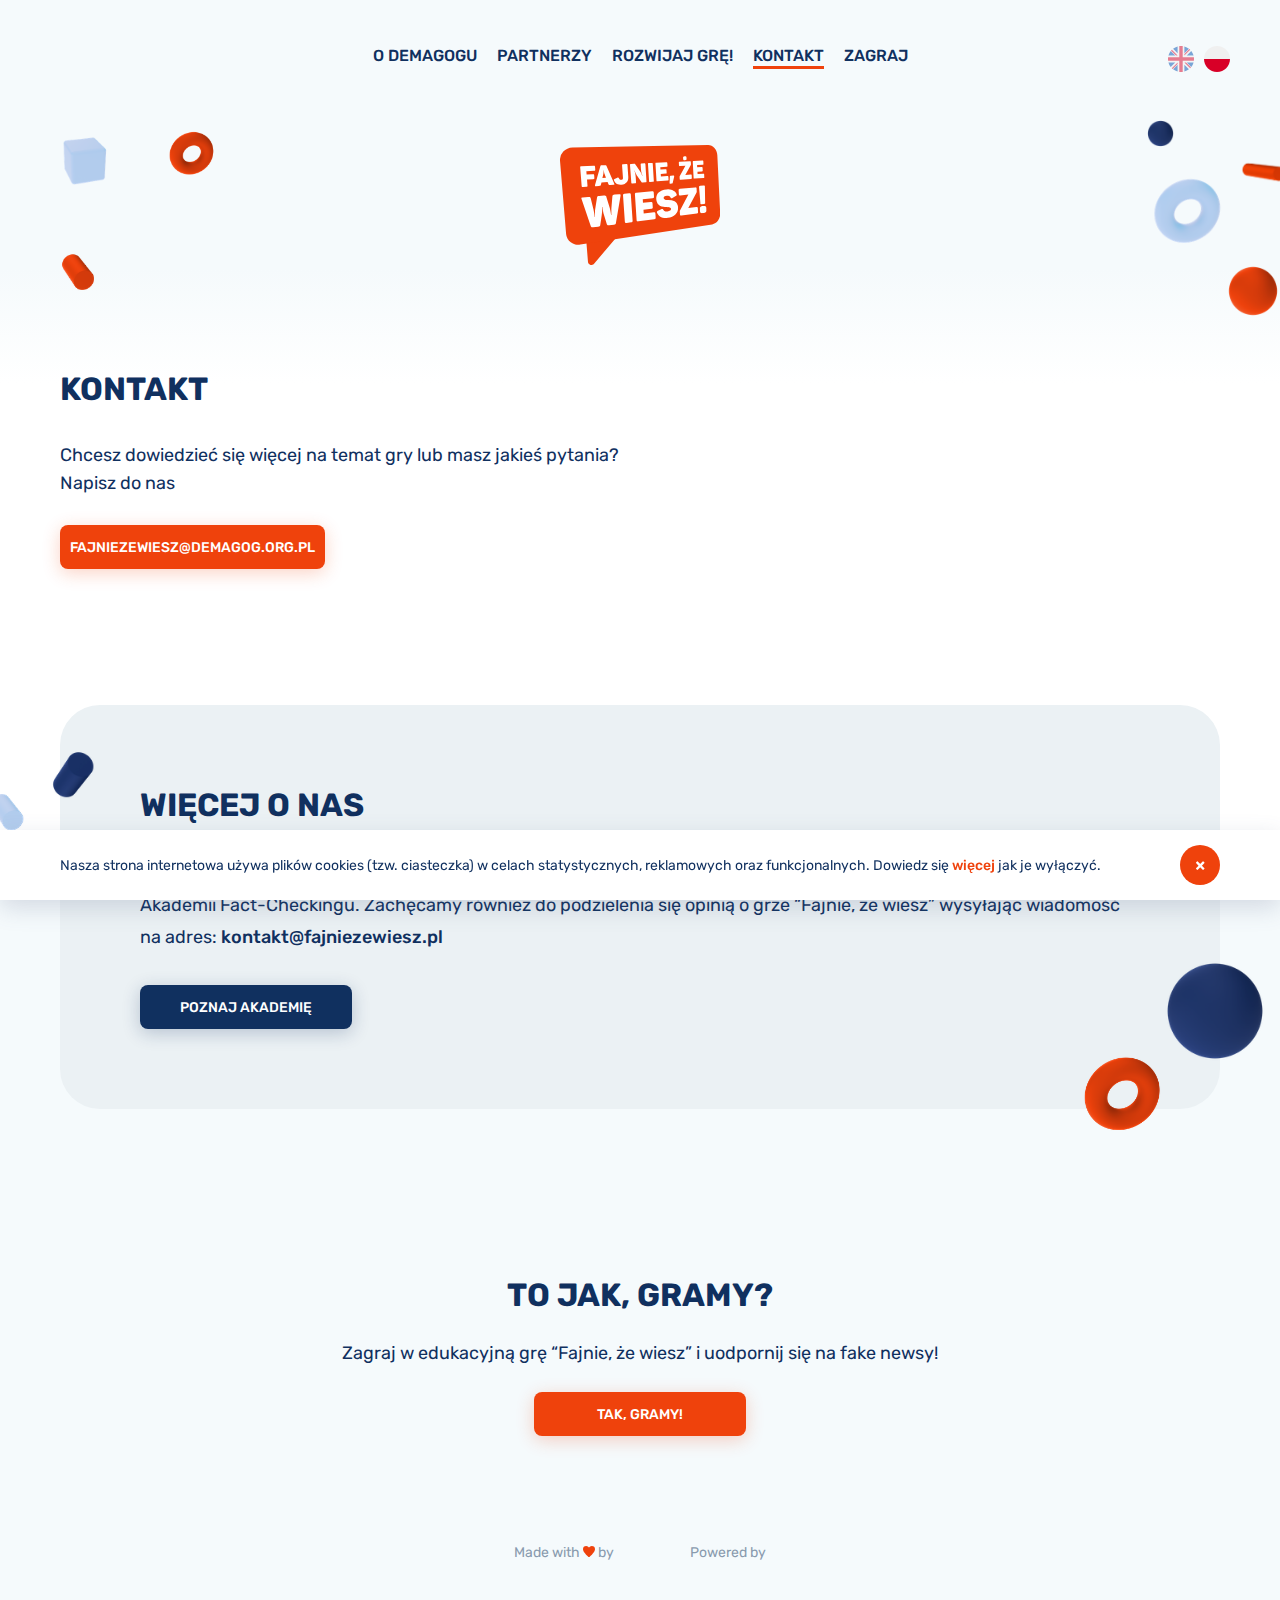
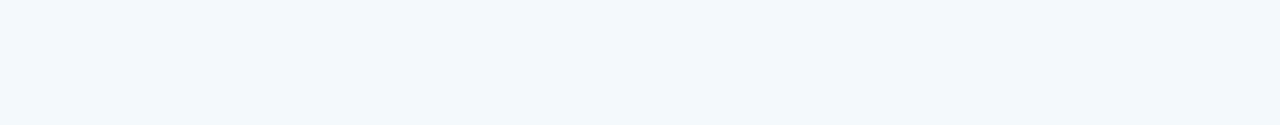
<file: kontakt.html>
<!DOCTYPE html>
<html lang="pl-PL">
   <head>
      <meta charset="utf-8">
      <meta name="viewport" content="user-scalable=yes, width=device-width, initial-scale=1, maximum-scale=1">
      <link rel="shortcut icon" type="image/svg+xml" href="images/logo.svg"/>
      <title>Fajnie, że wiesz!</title>

      <link rel="stylesheet" href="/styles/main.css">

      <link rel="preconnect" href="https://fonts.gstatic.com">
      <link href="https://fonts.googleapis.com/css2?family=Rubik:ital,wght@0,400;0,500;0,700;1,400&amp;display=swap" rel="stylesheet">
      
      <meta property="og:title" content="Fajnie, że wiesz!">
      <meta property="og:description" content="Coraz więcej słyszysz o fake newsach, ale nie wiesz jak się przed nimi bronić? Naucz się tego z naszą edukacyjną grą „Fajnie, że wiesz!”">
      <meta property="og:type" content="website">
      <meta property="og:url" content="https://fajniezewiesz.pl/">
      <meta property="og:image" content="images/home.png">
   </head>
   <body><main class="page page--content">
   <header class="main-header">
      <a href="#menu" class="hamburger hamburger--slider" type="button">
         <span class="hamburger-box">
            <span class="hamburger-inner"></span>
         </span>
      </a>
      <div class="row">
         <div class="large-12">
            <nav>
               <ul>
                  <li><a href="o-demagogu.html">O Demagogu</a></li>
                  <li><a href="partnerzy.html">Partnerzy</a></li>
                  <li><a href="rozwijaj-gre.html">Rozwijaj grę!</a></li>
                  <li class="current"><a href="kontakt.html">Kontakt</a></li>
                  <li><a href="https://aplikacja.fajniezewiesz.pl" traget="_blank">Zagraj</a></li>
               </ul>
               <div class="langs">
                  <a href="https://fakesnothanks.pl"><svg xmlns="http://www.w3.org/2000/svg" viewBox="0 0 512 512"><circle cx="256" cy="256" r="256" fill="#f0f0f0"/><g fill="#0052b4"><path d="M52.92 100.142c-20.109 26.163-35.272 56.318-44.101 89.077h133.178L52.92 100.142zM503.181 189.219c-8.829-32.758-23.993-62.913-44.101-89.076l-89.075 89.076h133.176zM8.819 322.784c8.83 32.758 23.993 62.913 44.101 89.075l89.074-89.075H8.819zM411.858 52.921c-26.163-20.109-56.317-35.272-89.076-44.102v133.177l89.076-89.075zM100.142 459.079c26.163 20.109 56.318 35.272 89.076 44.102V370.005l-89.076 89.074zM189.217 8.819c-32.758 8.83-62.913 23.993-89.075 44.101l89.075 89.075V8.819zM322.783 503.181c32.758-8.83 62.913-23.993 89.075-44.101l-89.075-89.075v133.176zM370.005 322.784l89.075 89.076c20.108-26.162 35.272-56.318 44.101-89.076H370.005z"/></g><g fill="#d80027"><path d="M509.833 222.609H289.392V2.167A258.556 258.556 0 00256 0c-11.319 0-22.461.744-33.391 2.167v220.441H2.167A258.556 258.556 0 000 256c0 11.319.744 22.461 2.167 33.391h220.441v220.442a258.35 258.35 0 0066.783 0V289.392h220.442A258.533 258.533 0 00512 256c0-11.317-.744-22.461-2.167-33.391z"/><path d="M322.783 322.784L437.019 437.02a256.636 256.636 0 0015.048-16.435l-97.802-97.802h-31.482v.001zM189.217 322.784h-.002L74.98 437.019a256.636 256.636 0 0016.435 15.048l97.802-97.804v-31.479zM189.217 189.219v-.002L74.981 74.98a256.636 256.636 0 00-15.048 16.435l97.803 97.803h31.481zM322.783 189.219L437.02 74.981a256.328 256.328 0 00-16.435-15.047l-97.802 97.803v31.482z"/></g></svg></a>
                  <a href="#" class="current"><svg xmlns="http://www.w3.org/2000/svg" viewBox="0 0 512 512"><circle cx="256" cy="256" r="256" fill="#f0f0f0"/><path d="M512 256c0 141.384-114.616 256-256 256S0 397.384 0 256" fill="#d80027"/></svg></a>
               </div>
            </nav>
            <div class="ornaments ornaments--left">
               <img class="lazy rellax" alt="" role="presentation" src="images/placeholder.png" data-src="images/Cube_Rounded_Light_Blue.png" data-rellax-speed="-3">
               <img class="lazy rellax" alt="" role="presentation" src="images/placeholder.png" data-src="images/Torus_X3_Orange.png" data-rellax-speed="-4">
               <img class="lazy rellax" alt="" role="presentation" src="images/placeholder.png" data-src="images/Cylinder_X3_Orange.png" data-rellax-speed="-1">
            </div>
            <div class="ornaments ornaments--right">
               <img class="lazy rellax" alt="" role="presentation" src="images/placeholder.png" data-src="images/Sphere_Blue.png" data-rellax-speed="1">
               <img class="lazy rellax" alt="" role="presentation" src="images/placeholder.png" data-src="images/Cylinder_X2_Orange.png" data-rellax-speed="-3">
               <img class="lazy rellax" alt="" role="presentation" src="images/placeholder.png" data-src="images/Torus_X3_Light_Blue.png" data-rellax-speed="-2">
               <img class="lazy rellax" alt="" role="presentation" src="images/placeholder.png" data-src="images/Sphere_Orange.png" data-rellax-speed="-2">
            </div>
            <a href="/" class="logo"><svg xmlns="http://www.w3.org/2000/svg" width="63.184" height="47.332" viewBox="0 0 63.184 47.332"><defs><style>.a{fill:#ef420c;}.b{fill:#fff;}</style></defs><g transform="translate(-15.064 -28.005)"><path class="a" d="M34.23,80.2h.1l12.647.248a1.248,1.248,0,0,1,.719.255,1.475,1.475,0,0,1,.438.614,1.554,1.554,0,0,1,.091.771,1.427,1.427,0,0,1-.333.751L36.438,96.349a1.483,1.483,0,0,1-.2.2,1.255,1.255,0,0,1-.229.15,1.488,1.488,0,0,1-.235.1,1,1,0,0,1-.242.052,1.407,1.407,0,0,1-.523-.039,1.29,1.29,0,0,1-.47-.242,1.333,1.333,0,0,1-.346-.418,1.385,1.385,0,0,1-.163-.581L32.917,81.787a1.549,1.549,0,0,1,.333-1.1,1.383,1.383,0,0,1,.431-.346A1.454,1.454,0,0,1,34.23,80.2Z" transform="translate(-7.936 -21.524)"/><path class="a" d="M76.271,33.25a3.083,3.083,0,0,1,1.365.3,3.682,3.682,0,0,1,1.142.862,4.314,4.314,0,0,1,.794,1.307,4.847,4.847,0,0,1,.348,1.581l1.122,22.792a4.77,4.77,0,0,1-.184,1.581,4.486,4.486,0,0,1-.656,1.372,3.862,3.862,0,0,1-1.024,1.013,3.18,3.18,0,0,1-1.313.516L25.881,72.531a5.05,5.05,0,0,1-2.028-.078,4.805,4.805,0,0,1-1.746-.817,4.542,4.542,0,0,1-1.254-1.411,4.373,4.373,0,0,1-.578-1.888l-2.4-28.789a4.8,4.8,0,0,1,1.286-3.7,5.108,5.108,0,0,1,1.614-1.143,5.322,5.322,0,0,1,2.034-.444Z" transform="translate(-2.8 -5.244)"/><g transform="translate(23.031 32.432)"><path class="b" d="M103.408,70.212a1.837,1.837,0,0,1,.464,0,.592.592,0,0,1,.307.15.758.758,0,0,1,.176.327,2.35,2.35,0,0,1,.078.523v.5a3.666,3.666,0,0,1,0,.536.844.844,0,0,1-.144.366.758.758,0,0,1-.287.229,1.81,1.81,0,0,1-.457.118l-.608.078a1.343,1.343,0,0,1-.457,0,.538.538,0,0,1-.307-.144.77.77,0,0,1-.183-.327,2.468,2.468,0,0,1-.078-.529v-.5a2.506,2.506,0,0,1,0-.542.844.844,0,0,1,.144-.366.811.811,0,0,1,.287-.229,1.561,1.561,0,0,1,.457-.111Z" transform="translate(-54.678 -50.613)"/><path class="b" d="M101.894,64.839l-.529-6.226a.833.833,0,0,1,0-.255.308.308,0,0,1,.072-.17.328.328,0,0,1,.144-.1.679.679,0,0,1,.229-.046l1.391-.124a.671.671,0,0,1,.229,0,.345.345,0,0,1,.157.072.368.368,0,0,1,.085.157.832.832,0,0,1,0,.255l.1,6.206v.261a.575.575,0,0,1-.065.176.344.344,0,0,1-.131.1.614.614,0,0,1-.216.052l-1,.124a1.26,1.26,0,0,1-.222,0,.259.259,0,0,1-.15-.078.392.392,0,0,1-.085-.163A1,1,0,0,1,101.894,64.839Z" transform="translate(-54.49 -46.35)"/><path class="b" d="M101.4,42.835a.345.345,0,0,1,.163,0,.176.176,0,0,1,.111.065.23.23,0,0,1,.065.124.916.916,0,0,1,0,.189l.046.869a.983.983,0,0,1,0,.2.253.253,0,0,1-.052.137.315.315,0,0,1-.1.078.684.684,0,0,1-.163,0l-2.188.118.046.869,1.751-.1a.373.373,0,0,1,.17,0,.206.206,0,0,1,.111.059.23.23,0,0,1,.065.124.606.606,0,0,1,.033.189l.046.928a.98.98,0,0,1,0,.2.324.324,0,0,1-.052.131.315.315,0,0,1-.1.078.491.491,0,0,1-.17.033l-1.744.111.046.934,2.26-.15a.345.345,0,0,1,.163,0,.332.332,0,0,1,.1.059.23.23,0,0,1,.065.124.916.916,0,0,1,0,.189l.046.875a.98.98,0,0,1,0,.2.266.266,0,0,1-.052.124.167.167,0,0,1-.1.078.345.345,0,0,1-.163,0l-3.547.274a.373.373,0,0,1-.17,0,.2.2,0,0,1-.118-.059.23.23,0,0,1-.065-.124.918.918,0,0,1,0-.189l-.32-6.134a.985.985,0,0,1,0-.2.472.472,0,0,1,.059-.131.314.314,0,0,1,.1-.078.738.738,0,0,1,.17,0Z" transform="translate(-53.178 -41.122)"/><path class="b" d="M92.447,41.793a1.258,1.258,0,0,1-.314,0,.386.386,0,0,1-.209-.111.488.488,0,0,1-.118-.222,1.7,1.7,0,0,1-.052-.366v-.078a1.715,1.715,0,0,1,0-.366.61.61,0,0,1,.091-.235.362.362,0,0,1,.2-.131,1.018,1.018,0,0,1,.314-.052h.052a.879.879,0,0,1,.32,0,.388.388,0,0,1,.2.111.511.511,0,0,1,.118.229,1.7,1.7,0,0,1,.052.366v.078a1.65,1.65,0,0,1,0,.359.457.457,0,0,1-.091.235.452.452,0,0,1-.2.131,1.2,1.2,0,0,1-.307.046Z" transform="translate(-51.158 -40.217)"/><path class="b" d="M95.561,59.025a.833.833,0,0,1,.255,0,.282.282,0,0,1,.17.085.336.336,0,0,1,.1.183,2.031,2.031,0,0,1,.039.287l.046.869v.359a1.322,1.322,0,0,1-.046.15,1.043,1.043,0,0,1-.065.15L92.85,67.191l3.214-.392a1.574,1.574,0,0,1,.248,0,.282.282,0,0,1,.17.085.364.364,0,0,1,.1.176,2.027,2.027,0,0,1,.039.287l.072,1.307a1.059,1.059,0,0,1,0,.287.505.505,0,0,1-.072.2.414.414,0,0,1-.157.124.821.821,0,0,1-.248.065l-6.075.817a.877.877,0,0,1-.261,0,.431.431,0,0,1-.176-.078.513.513,0,0,1-.1-.183,1.057,1.057,0,0,1-.046-.287l-.052-.9a.854.854,0,0,1,0-.183.737.737,0,0,1,0-.17,1.007,1.007,0,0,1,.046-.15,1.062,1.062,0,0,1,.072-.15l3.266-6.186-3.175.32a.876.876,0,0,1-.261,0,.353.353,0,0,1-.176-.091.429.429,0,0,1-.111-.189,1.154,1.154,0,0,1-.046-.3l-.078-1.346a1.156,1.156,0,0,1,0-.3.464.464,0,0,1,.085-.2.435.435,0,0,1,.163-.124,1.167,1.167,0,0,1,.261-.059Z" transform="translate(-50.214 -46.735)"/><path class="b" d="M93.894,48.507a.373.373,0,0,1,.17,0,.364.364,0,0,1,.111.059.23.23,0,0,1,.065.124.985.985,0,0,1,0,.2l.046.895a.5.5,0,0,1,0,.2.324.324,0,0,1-.052.131.18.18,0,0,1-.1.078.716.716,0,0,1-.17.039l-4.1.314a.8.8,0,0,1-.176,0,.2.2,0,0,1-.118-.059.235.235,0,0,1-.072-.131.983.983,0,0,1,0-.2l-.033-.608a.4.4,0,0,1,0-.124V49.31l.039-.1a.662.662,0,0,1,.046-.1l2.208-4.05-2.143.111a.4.4,0,0,1-.176,0,.261.261,0,0,1-.118-.065.368.368,0,0,1-.072-.131.736.736,0,0,1-.033-.209l-.052-.9a1.049,1.049,0,0,1,0-.2.472.472,0,0,1,.059-.131.2.2,0,0,1,.111-.078.8.8,0,0,1,.176,0l4.037-.189a.738.738,0,0,1,.17,0,.212.212,0,0,1,.118.065.249.249,0,0,1,.065.131.919.919,0,0,1,0,.189l.033.594v.34l-.039.1-2.175,4Z" transform="translate(-50.259 -41.273)"/><path class="b" d="M84.975,51.845a.672.672,0,0,1,.229,0,.3.3,0,0,1,.137.1.26.26,0,0,1,.046.157.634.634,0,0,1,0,.222l-.536,2.267a.5.5,0,0,1-.059.183.341.341,0,0,1-.091.124.325.325,0,0,1-.124.085l-.183.033-.51.039a.483.483,0,0,1-.137,0,.149.149,0,0,1-.078-.039.174.174,0,0,1-.091-.046.528.528,0,0,1,0-.144l.118-2.345a1.575,1.575,0,0,1,0-.248.38.38,0,0,1,.078-.163.292.292,0,0,1,.131-.1,1.01,1.01,0,0,1,.2-.039Z" transform="translate(-48.324 -44.246)"/><path class="b" d="M79.54,60.229a6.021,6.021,0,0,1,1.372,0A3.7,3.7,0,0,1,82,60.517a2.889,2.889,0,0,1,.836.588,3.594,3.594,0,0,1,.653.882,1.454,1.454,0,0,1,.1.281.452.452,0,0,1-.137.425,1.07,1.07,0,0,1-.242.17l-1.307.79-.091.052-.078.039H81.6a.355.355,0,0,1-.118,0,.219.219,0,0,1-.1-.065.476.476,0,0,1-.111-.118c-.039-.059-.078-.118-.111-.176a1.472,1.472,0,0,0-.261-.34.99.99,0,0,0-.333-.209,1.328,1.328,0,0,0-.392-.1,1.734,1.734,0,0,0-.451,0,3.744,3.744,0,0,0-.6.111,1.3,1.3,0,0,0-.4.183.734.734,0,0,0-.216.274.743.743,0,0,0-.052.359.583.583,0,0,0,.17.392.974.974,0,0,0,.405.216,3.07,3.07,0,0,0,.588.1h.7a10.176,10.176,0,0,1,1.254.118,3.7,3.7,0,0,1,1.2.405,2.383,2.383,0,0,1,.915.921,3.722,3.722,0,0,1,.438,1.666,3.542,3.542,0,0,1-.229,1.5,3.254,3.254,0,0,1-.8,1.182A4.374,4.374,0,0,1,81.774,71a6.692,6.692,0,0,1-1.666.451,6.484,6.484,0,0,1-1.424.046,3.849,3.849,0,0,1-1.2-.287,3.042,3.042,0,0,1-.941-.653,3,3,0,0,1-.653-.98.763.763,0,0,1-.085-.294.478.478,0,0,1,0-.235.465.465,0,0,1,.137-.2,1.285,1.285,0,0,1,.248-.17l1.307-.653.1-.046.085-.039h.163a.245.245,0,0,1,.137,0A.433.433,0,0,1,78.1,68a.5.5,0,0,1,.118.118.829.829,0,0,1,.118.176,1.279,1.279,0,0,0,.261.327,1.325,1.325,0,0,0,.359.209,1.832,1.832,0,0,0,.457.091,3.669,3.669,0,0,0,.536,0,4.866,4.866,0,0,0,.614-.124,1.966,1.966,0,0,0,.451-.2.909.909,0,0,0,.268-.3.769.769,0,0,0,.072-.418.533.533,0,0,0-.144-.359.81.81,0,0,0-.346-.2,2.391,2.391,0,0,0-.523-.1,3.919,3.919,0,0,1-.653-.039,7,7,0,0,1-1.307-.085,4.328,4.328,0,0,1-1.307-.366,2.489,2.489,0,0,1-1.045-.915,3.761,3.761,0,0,1-.5-1.751,3.58,3.58,0,0,1,.189-1.437,3.062,3.062,0,0,1,.745-1.169,3.825,3.825,0,0,1,1.267-.836A5.894,5.894,0,0,1,79.54,60.229Z" transform="translate(-45.534 -47.143)"/><path class="b" d="M79.311,43.857a.918.918,0,0,1,.189,0,.3.3,0,0,1,.124.072.271.271,0,0,1,.078.131,1.092,1.092,0,0,1,.033.2l.052.921a.563.563,0,0,1,0,.209.554.554,0,0,1-.059.144.235.235,0,0,1-.118.078.567.567,0,0,1-.183.033l-2.469.137.059.921,1.96-.118a.983.983,0,0,1,.2,0,.23.23,0,0,1,.124.065.534.534,0,0,1,.078.131.729.729,0,0,1,.033.2l.052.928a.562.562,0,0,1,0,.209.218.218,0,0,1-.059.137.221.221,0,0,1-.118.085.919.919,0,0,1-.189,0l-1.96.131.059.986,2.541-.17a.432.432,0,0,1,.183,0,.253.253,0,0,1,.2.189c.013.065.026.137.033.2l.052.934a.528.528,0,0,1,0,.2.26.26,0,0,1-.059.137.282.282,0,0,1-.111.085l-.183.033-4,.307a.463.463,0,0,1-.189,0,.227.227,0,0,1-.131-.065.253.253,0,0,1-.078-.124,1.118,1.118,0,0,1,0-.209l-.405-6.533a.564.564,0,0,1,0-.209.26.26,0,0,1,.059-.137.325.325,0,0,1,.124-.085.92.92,0,0,1,.189,0Z" transform="translate(-45.364 -41.478)"/><path class="b" d="M72.014,44.267a.856.856,0,0,1,.183,0,.284.284,0,0,1,.124.065.473.473,0,0,1,.072.124c.013.065.026.131.033.2l.412,6.611a.5.5,0,0,1,0,.2.26.26,0,0,1-.059.137.341.341,0,0,1-.111.078.8.8,0,0,1-.176,0l-1.143.085a.462.462,0,0,1-.189,0,.221.221,0,0,1-.124-.059.473.473,0,0,1-.072-.124.984.984,0,0,1,0-.2l-.425-6.657a1.049,1.049,0,0,1,0-.2.472.472,0,0,1,.059-.131.235.235,0,0,1,.118-.078.567.567,0,0,1,.183-.033Z" transform="translate(-43.802 -41.62)"/><path class="b" d="M69.416,61.385a1.106,1.106,0,0,1,.294,0,.553.553,0,0,1,.2.1.531.531,0,0,1,.124.189,1.21,1.21,0,0,1,.052.307l.085,1.4a1.313,1.313,0,0,1,0,.32.474.474,0,0,1-.091.222.451.451,0,0,1-.183.131,1.08,1.08,0,0,1-.287.065l-3.867.392.091,1.4,3.1-.333a.743.743,0,0,1,.294,0,.475.475,0,0,1,.2.091.442.442,0,0,1,.118.189,1.158,1.158,0,0,1,.052.3l.085,1.4a1.312,1.312,0,0,1,0,.32.485.485,0,0,1-.1.222.425.425,0,0,1-.183.137,1.08,1.08,0,0,1-.287.065l-3.09.366.1,1.509,3.972-.49a1.06,1.06,0,0,1,.287,0,.336.336,0,0,1,.189.085.343.343,0,0,1,.118.183,1.209,1.209,0,0,1,.052.307l.085,1.4a1.206,1.206,0,0,1,0,.307.442.442,0,0,1-.085.216.425.425,0,0,1-.183.137,1.419,1.419,0,0,1-.274.072L64,73.248a1.207,1.207,0,0,1-.307,0,.4.4,0,0,1-.209-.085.39.39,0,0,1-.124-.2,1.209,1.209,0,0,1-.052-.307l-.653-9.995a1.313,1.313,0,0,1,0-.32.485.485,0,0,1,.1-.222.493.493,0,0,1,.2-.131,1.176,1.176,0,0,1,.3-.065Z" transform="translate(-41.068 -47.554)"/><path class="b" d="M65.315,44.477a.982.982,0,0,1,.2,0,.32.32,0,0,1,.131.072.263.263,0,0,1,.078.137,1.077,1.077,0,0,1,.039.209l.425,6.631a.562.562,0,0,1,0,.209.29.29,0,0,1-.065.144.221.221,0,0,1-.118.085,1.041,1.041,0,0,1-.2.039l-1.111.085H64.44a.274.274,0,0,1-.091-.059.527.527,0,0,1-.078-.091l-1.718-2.424c-.124-.183-.229-.346-.32-.51s-.176-.32-.255-.483-.15-.34-.222-.536-.157-.4-.242-.653h-.078c.072.255.137.483.189.7s.1.412.15.653.072.418.1.653.052.49.078.79l.111,1.744a.6.6,0,0,1,0,.216.29.29,0,0,1-.065.144.324.324,0,0,1-.124.085.566.566,0,0,1-.209.039l-1.032.078a.528.528,0,0,1-.2,0,.29.29,0,0,1-.144-.065.3.3,0,0,1-.085-.137.562.562,0,0,1,0-.209l-.51-6.794a1.19,1.19,0,0,1,0-.216.408.408,0,0,1,.065-.144.3.3,0,0,1,.137-.085,1.011,1.011,0,0,1,.2-.039l1.215-.052h.268a.465.465,0,0,1,.091.065.417.417,0,0,1,.085.1l1.829,2.665c.124.183.222.34.307.49a3.354,3.354,0,0,1,.222.431l.2.451c.065.163.144.333.235.536h.085c-.1-.274-.183-.51-.255-.725s-.131-.412-.176-.608-.091-.405-.124-.614c0-.222-.052-.457-.072-.725L63.9,44.993a.562.562,0,0,1,0-.209.555.555,0,0,1,.059-.144.325.325,0,0,1,.124-.085,1.05,1.05,0,0,1,.2,0Z" transform="translate(-40.044 -41.693)"/><path class="b" d="M57.9,62.625a1.108,1.108,0,0,1,.294,0,.475.475,0,0,1,.2.091.516.516,0,0,1,.118.189,1.2,1.2,0,0,1,.046.307l.692,10.119a1.207,1.207,0,0,1,0,.307.458.458,0,0,1-.085.209.54.54,0,0,1-.183.137,1.08,1.08,0,0,1-.287.065l-1.823.248a1.157,1.157,0,0,1-.3,0,.377.377,0,0,1-.2-.085.343.343,0,0,1-.118-.183,1.175,1.175,0,0,1-.065-.3l-.712-10.237a1.259,1.259,0,0,1,0-.314.466.466,0,0,1,.091-.209.472.472,0,0,1,.189-.131,1.174,1.174,0,0,1,.294-.059Z" transform="translate(-38.582 -47.983)"/><path class="b" d="M54.858,44.955a.528.528,0,0,1,.2,0,.279.279,0,0,1,.137.072.291.291,0,0,1,.078.137,1.248,1.248,0,0,1,.039.216l.314,4.606a3.757,3.757,0,0,1-.1,1.209,2.418,2.418,0,0,1-1.346,1.587,3.548,3.548,0,0,1-1.241.287,3.417,3.417,0,0,1-1-.046,2.539,2.539,0,0,1-1.47-.843,3.485,3.485,0,0,1-.457-.764.778.778,0,0,1-.065-.209.234.234,0,0,1,0-.163.292.292,0,0,1,.1-.131,1.087,1.087,0,0,1,.183-.118l1.091-.483.065-.033h.287a.284.284,0,0,1,.1.052.417.417,0,0,1,.085.1l.078.137a2.5,2.5,0,0,0,.163.287.93.93,0,0,0,.2.2.691.691,0,0,0,.229.118,1.059,1.059,0,0,0,.287,0,.993.993,0,0,0,.34-.078.6.6,0,0,0,.229-.2.863.863,0,0,0,.124-.3,2.3,2.3,0,0,0,0-.425l-.327-4.651a1.189,1.189,0,0,1,0-.216.29.29,0,0,1,.065-.144.315.315,0,0,1,.131-.091.562.562,0,0,1,.209,0Z" transform="translate(-36.662 -41.857)"/><path class="b" d="M46.117,52.9a.524.524,0,0,1,.059.2.177.177,0,0,1-.111.242,1.042,1.042,0,0,1-.2.039l-1.176.091a3.3,3.3,0,0,1-.359,0,.781.781,0,0,1-.242-.065.508.508,0,0,1-.157-.131.646.646,0,0,1-.1-.216l-.314-.784-2.411.17-.189.83a.964.964,0,0,1-.085.229.508.508,0,0,1-.131.157.48.48,0,0,1-.229.1,1.529,1.529,0,0,1-.346.052l-1.189.091a.6.6,0,0,1-.216,0,.181.181,0,0,1-.124-.078.28.28,0,0,1-.039-.144.562.562,0,0,1,0-.209L40.636,46.1a1.146,1.146,0,0,1,.078-.209.365.365,0,0,1,.268-.2H41.2l1.293-.065h.216a.681.681,0,0,1,.163.052.5.5,0,0,1,.124.111.6.6,0,0,1,.1.176Zm-4.638-2.26,1.391-.091-.5-1.307a4.3,4.3,0,0,1-.176-.562c-.046-.176-.085-.346-.111-.49a3.171,3.171,0,0,1-.059-.359v-.157h-.1v.516a2.743,2.743,0,0,1-.033.5,5.68,5.68,0,0,1-.085.568l-.314,1.359" transform="translate(-32.715 -42.094)"/><path class="b" d="M45.28,63.182a.742.742,0,0,1,.294,0,.257.257,0,0,1,.163.111.357.357,0,0,1,.046.2,1.208,1.208,0,0,1,0,.307L43.947,74.49a1.024,1.024,0,0,1-.085.307.74.74,0,0,1-.157.2,1.056,1.056,0,0,1-.229.111,1.226,1.226,0,0,1-.307.065l-1.894.255a1.365,1.365,0,0,1-.327,0,.683.683,0,0,1-.255-.052.5.5,0,0,1-.189-.144.607.607,0,0,1-.131-.248L39.191,71.2q-.108-.382-.2-.764c-.059-.248-.1-.5-.15-.751s-.078-.5-.111-.738-.059-.483-.078-.725h-.137V69.7a3.857,3.857,0,0,1-.052.771c-.052.261-.052.536-.091.817l-.594,3.985a1.056,1.056,0,0,1-.111.314.565.565,0,0,1-.17.2.83.83,0,0,1-.242.118,1.737,1.737,0,0,1-.32.065l-1.96.261a2.832,2.832,0,0,1-.333,0,.745.745,0,0,1-.268-.046.548.548,0,0,1-.2-.144.787.787,0,0,1-.131-.268l-3.619-10.6a1.643,1.643,0,0,1-.085-.307.343.343,0,0,1,0-.229A.305.305,0,0,1,30.5,64.5a.947.947,0,0,1,.327-.072l2.162-.2a3.914,3.914,0,0,1,.392,0,.737.737,0,0,1,.287.065.481.481,0,0,1,.2.176.957.957,0,0,1,.137.314l1.1,4.39c.052.216.1.483.157.764s.1.581.144.869.078.562.111.8.046.425.052.542h.118V69.917a5.579,5.579,0,0,1,.078-.8l.719-4.573a.9.9,0,0,1,.1-.34.583.583,0,0,1,.176-.2.75.75,0,0,1,.268-.111,3.309,3.309,0,0,1,.353-.059l1.823-.163a3.062,3.062,0,0,1,.346,0,.652.652,0,0,1,.274.065.535.535,0,0,1,.209.17,1.033,1.033,0,0,1,.15.307L41.5,68.48c.072.229.131.5.189.771s.111.562.157.836.085.536.118.758.052.405.065.529h.124V69.205a5.039,5.039,0,0,1,.039-.79l.366-4.41a1.415,1.415,0,0,1,.085-.327.547.547,0,0,1,.163-.2.77.77,0,0,1,.261-.111,3.676,3.676,0,0,1,.372-.059Z" transform="translate(-29.859 -48.175)"/><path class="b" d="M34.916,45.907a1.411,1.411,0,0,1,.235,0,.356.356,0,0,1,.157.078.315.315,0,0,1,.1.144,1.069,1.069,0,0,1,.065.248L35.55,47.4a.75.75,0,0,1,0,.242.345.345,0,0,1-.072.157.415.415,0,0,1-.144.091,1.286,1.286,0,0,1-.229.039l-3.064.163.1,1.307,2.45-.144a1.416,1.416,0,0,1,.235,0,.431.431,0,0,1,.157.072.415.415,0,0,1,.091.144.679.679,0,0,1,.046.229l.078,1.019a.75.75,0,0,1,0,.242.289.289,0,0,1-.072.157.261.261,0,0,1-.144.091.673.673,0,0,1-.229.039l-2.443.163.176,2.326a.672.672,0,0,1,0,.229.289.289,0,0,1-.072.157.261.261,0,0,1-.144.091.888.888,0,0,1-.229.046l-1.307.1a.751.751,0,0,1-.242,0,.308.308,0,0,1-.163-.072.354.354,0,0,1-.1-.144,1.286,1.286,0,0,1-.039-.229l-.575-7.29a.672.672,0,0,1,0-.229.356.356,0,0,1,.078-.157.278.278,0,0,1,.15-.091,1.474,1.474,0,0,1,.235-.039Z" transform="translate(-29.615 -42.189)"/></g></g></svg></a>
         </div>
   </header>

   <section class="content">
      <div class="row">
         <div class="col">
            <h2>Kontakt</h2>
         </div>
         <div class="col m-6">
            <p>Chcesz dowiedzieć się więcej na temat gry lub masz jakieś pytania? Napisz do nas</p>
            <a href="mailto:fajniezewiesz@demagog.org.pl" class="button">fajniezewiesz@demagog.org.pl</a>
         </div>
      </div>
   </section>
</main>

<footer class="main-footer">
    <section class="more">
        <h2>Więcej o nas</h2>
        <p>Jeśli chcesz dowiedzieć się więcej o naszych działaniach w ramach walki z dezinformacją, zapraszamy na stronę Akademii Fact-Checkingu. Zachęcamy również do podzielenia się opinią o grze “Fajnie, że wiesz” wysyłając wiadomość na adres: <a href="mailto:kontakt@fajniezewiesz.pl">kontakt@fajniezewiesz.pl</a></p>
        <a href="https://akademia.demagog.org.pl/" class="button button--primary">Poznaj akademię</a>
        <div class="ornaments ornaments--left">
            <img class="lazy image" alt="" role="presentation" src="images/placeholder.png" data-src="images/Cylinder_X3_Light_Blue.png">
            <img class="lazy image" alt="" role="presentation" src="images/placeholder.png" data-src="images/Cylinder_X3_Blue.png">
            <img class="lazy image" alt="" role="presentation" src="images/placeholder.png" data-src="images/Cube_Rounded_Orange.png">
        </div>
        <div class="ornaments ornaments--right">
            <img class="lazy image " alt="" role="presentation" src="images/placeholder.png" data-src="images/Torus_X3_Orange.png" data-rellax-speed="-2">
            <img class="lazy image rellax" alt="" role="presentation" src="images/placeholder.png" data-src="images/Sphere_Blue.png" data-rellax-speed="1">
        </div>
    </section>
    <section class="bottom">
        <div class="row">
            <div class="col">
                <h3>To jak, Gramy?</h3>
                <p>Zagraj w edukacyjną grę “Fajnie, że wiesz” i uodpornij się na fake newsy!</p>
                <a href="https://aplikacja.fajniezewiesz.pl/" class="button">Tak, gramy!</a>
            </div>
        </div>
        <div class="bottom__credits">
            <div class="item">
                <span>Made with <svg xmlns="http://www.w3.org/2000/svg" width="12" height="11.474" viewBox="0 0 12 11.474"><defs><style>.a{fill:#ef420c;}</style></defs><g transform="translate(0 -0.263)"><path class="a" d="M8.7.263A3.246,3.246,0,0,0,6,1.763,3.246,3.246,0,0,0,3.3.263,3.329,3.329,0,0,0,0,3.562c0,3.3,6,8.175,6,8.175s6-4.875,6-8.175A3.329,3.329,0,0,0,8.7.263Z"/></g></svg> by</span>
                <div class="item__ico">
                    <img class="lazy image" alt="Fajnie, że wiesz" src="images/placeholder.png" data-src="images/logo.svg">
                </div>
            </div>
            <div class="item">
                <span>Powered by</span>
                <div class="item__ico">
                    <img class="lazy image" alt="Demoagog" src="images/placeholder.png" data-srcset="images/Demagog.png 1x, images/Demagog@2x.png 2x">
                </div>
            </div>
        </div>
    </section>
</footer>

<div class="cookie-bar">
   <div class="row">
        <div class="col">
            <p>
                Nasza strona internetowa używa plików cookies (tzw. ciasteczka) w celach statystycznych, reklamowych oraz funkcjonalnych. Dowiedz się <a href="https://wszystkoociasteczkach.pl/" rel="nofollow noopener noreferrer" target="_blank">więcej</a> jak je wyłączyć.
            </p>
            <a href="#" class="close-cookie">&times;</a>
        </div>
   </div>
</div>

<div id="menu">
    <ul>
        <li><a href="o-demagogu.html">O Demagogu</a></li>
        <li><a href="partnerzy.html">Partnerzy</a></li>
        <li><a href="rozwijaj-gre.html">Rozwijaj grę!</a></li>
        <li><a href="kontakt.html">Kontakt</a></li>
        <li><a href="https://aplikacja.fajniezewiesz.pl" traget="_blank">Zagraj</a></li>
    </ul>
    <div class="langs">
        <a href="https://fakesnothanks.pl"><svg xmlns="http://www.w3.org/2000/svg" viewBox="0 0 512 512"><circle cx="256" cy="256" r="256" fill="#f0f0f0"/><g fill="#0052b4"><path d="M52.92 100.142c-20.109 26.163-35.272 56.318-44.101 89.077h133.178L52.92 100.142zM503.181 189.219c-8.829-32.758-23.993-62.913-44.101-89.076l-89.075 89.076h133.176zM8.819 322.784c8.83 32.758 23.993 62.913 44.101 89.075l89.074-89.075H8.819zM411.858 52.921c-26.163-20.109-56.317-35.272-89.076-44.102v133.177l89.076-89.075zM100.142 459.079c26.163 20.109 56.318 35.272 89.076 44.102V370.005l-89.076 89.074zM189.217 8.819c-32.758 8.83-62.913 23.993-89.075 44.101l89.075 89.075V8.819zM322.783 503.181c32.758-8.83 62.913-23.993 89.075-44.101l-89.075-89.075v133.176zM370.005 322.784l89.075 89.076c20.108-26.162 35.272-56.318 44.101-89.076H370.005z"/></g><g fill="#d80027"><path d="M509.833 222.609H289.392V2.167A258.556 258.556 0 00256 0c-11.319 0-22.461.744-33.391 2.167v220.441H2.167A258.556 258.556 0 000 256c0 11.319.744 22.461 2.167 33.391h220.441v220.442a258.35 258.35 0 0066.783 0V289.392h220.442A258.533 258.533 0 00512 256c0-11.317-.744-22.461-2.167-33.391z"/><path d="M322.783 322.784L437.019 437.02a256.636 256.636 0 0015.048-16.435l-97.802-97.802h-31.482v.001zM189.217 322.784h-.002L74.98 437.019a256.636 256.636 0 0016.435 15.048l97.802-97.804v-31.479zM189.217 189.219v-.002L74.981 74.98a256.636 256.636 0 00-15.048 16.435l97.803 97.803h31.481zM322.783 189.219L437.02 74.981a256.328 256.328 0 00-16.435-15.047l-97.802 97.803v31.482z"/></g></svg></a>
        <a href="#" class="current"><svg xmlns="http://www.w3.org/2000/svg" viewBox="0 0 512 512"><circle cx="256" cy="256" r="256" fill="#f0f0f0"/><path d="M512 256c0 141.384-114.616 256-256 256S0 397.384 0 256" fill="#d80027"/></svg></a>
    </div>
</div>

<script src="scripts/vendor.js"></script>

<script src="scripts/main.js"></script>

</body>
</html>
</file>
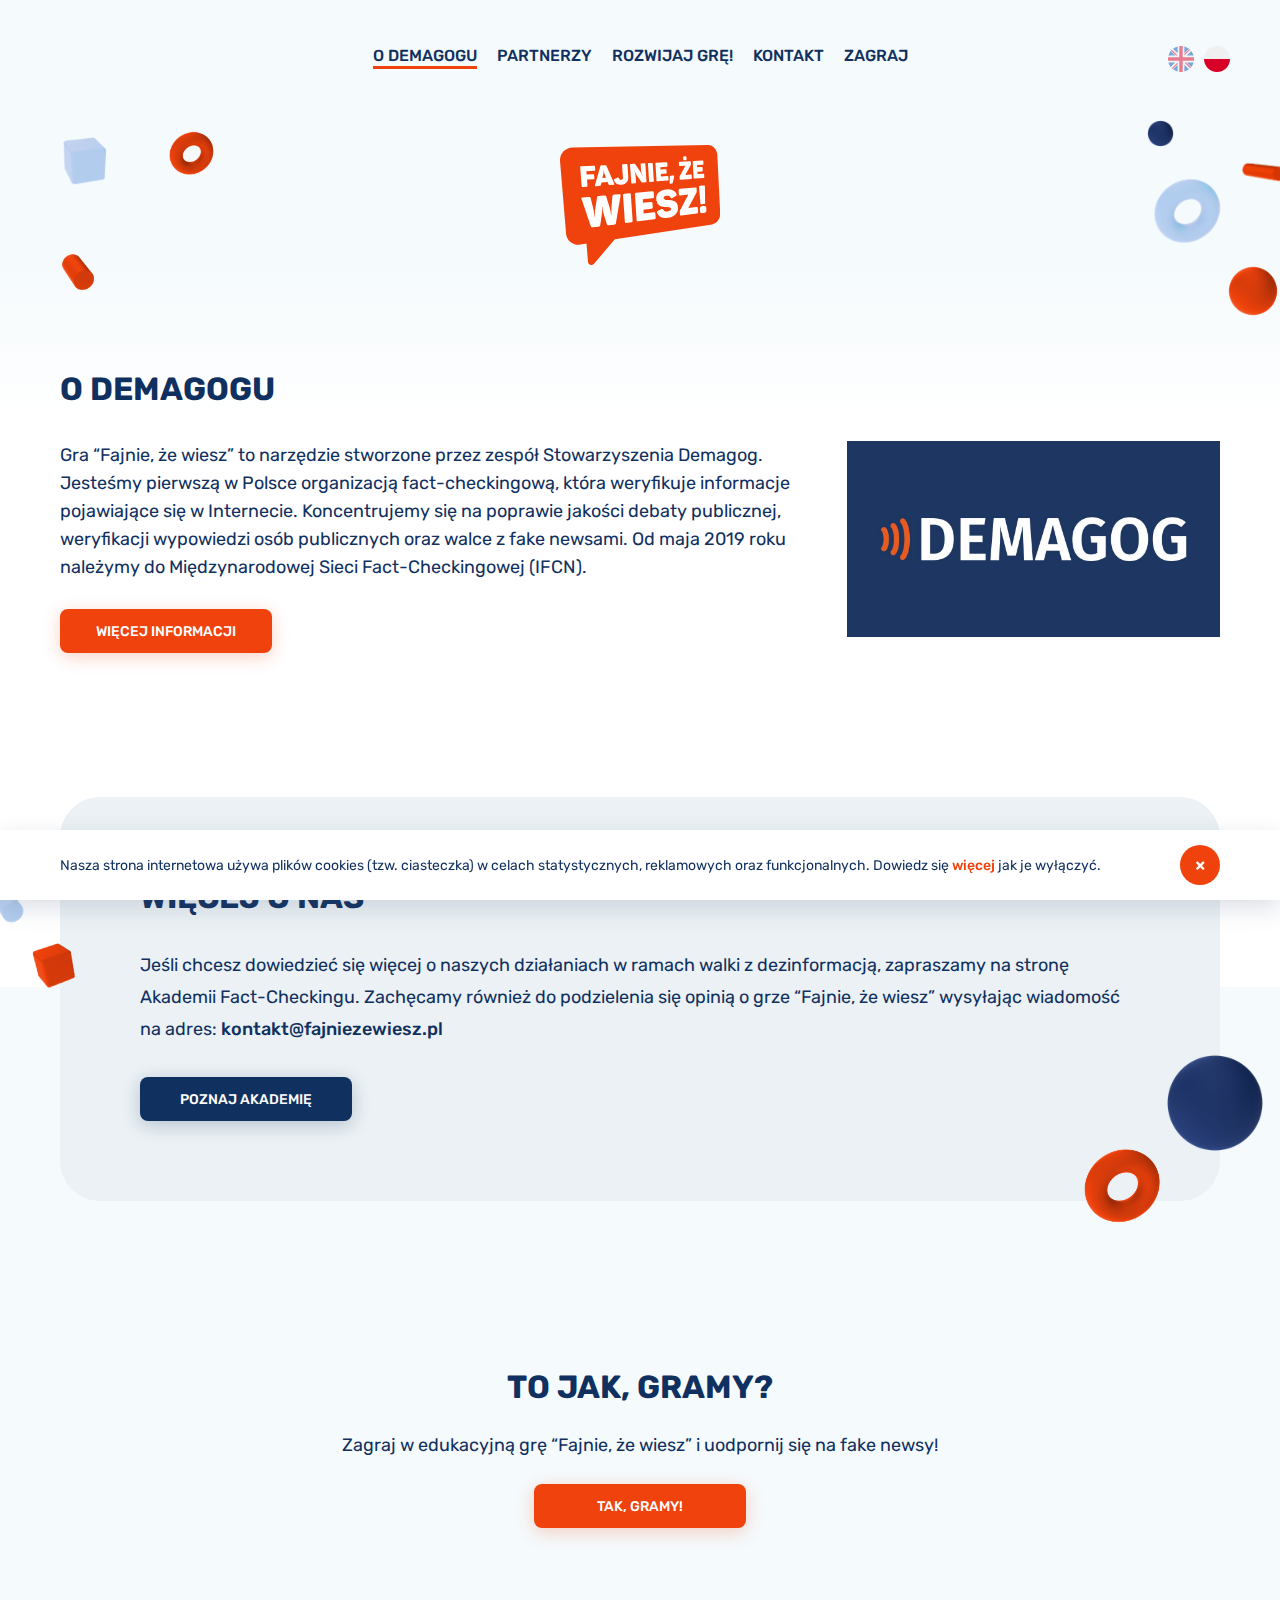
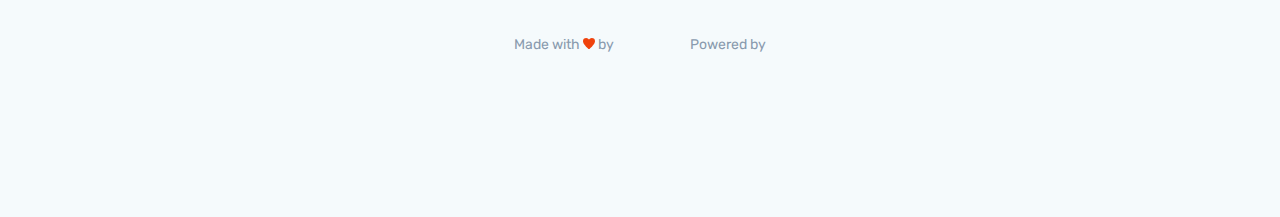
<file: o-demagogu.html>
<!DOCTYPE html>
<html lang="pl-PL">
   <head>
      <meta charset="utf-8">
      <meta name="viewport" content="user-scalable=yes, width=device-width, initial-scale=1, maximum-scale=1">
      <link rel="shortcut icon" type="image/svg+xml" href="images/logo.svg"/>
      <title>Fajnie, że wiesz!</title>

      <link rel="stylesheet" href="/styles/main.css">

      <link rel="preconnect" href="https://fonts.gstatic.com">
      <link href="https://fonts.googleapis.com/css2?family=Rubik:ital,wght@0,400;0,500;0,700;1,400&amp;display=swap" rel="stylesheet">
      
      <meta property="og:title" content="Fajnie, że wiesz!">
      <meta property="og:description" content="Coraz więcej słyszysz o fake newsach, ale nie wiesz jak się przed nimi bronić? Naucz się tego z naszą edukacyjną grą „Fajnie, że wiesz!”">
      <meta property="og:type" content="website">
      <meta property="og:url" content="https://fajniezewiesz.pl/">
      <meta property="og:image" content="images/home.png">
   </head>
   <body><main class="page page--content">
   <header class="main-header">
      <a href="#menu" class="hamburger hamburger--slider" type="button">
         <span class="hamburger-box">
            <span class="hamburger-inner"></span>
         </span>
      </a>
      <div class="row">
         <div class="large-12">
            <nav>
               <ul>
                  <li class="current"><a href="o-demagogu.html">O Demagogu</a></li>
                  <li><a href="partnerzy.html">Partnerzy</a></li>
                  <li><a href="rozwijaj-gre.html">Rozwijaj grę!</a></li>
                  <li><a href="kontakt.html">Kontakt</a></li>
                  <li><a href="https://aplikacja.fajniezewiesz.pl" traget="_blank">Zagraj</a></li>
               </ul>
               <div class="langs">
                  <a href="https://fakesnothanks.pl"><svg xmlns="http://www.w3.org/2000/svg" viewBox="0 0 512 512"><circle cx="256" cy="256" r="256" fill="#f0f0f0"/><g fill="#0052b4"><path d="M52.92 100.142c-20.109 26.163-35.272 56.318-44.101 89.077h133.178L52.92 100.142zM503.181 189.219c-8.829-32.758-23.993-62.913-44.101-89.076l-89.075 89.076h133.176zM8.819 322.784c8.83 32.758 23.993 62.913 44.101 89.075l89.074-89.075H8.819zM411.858 52.921c-26.163-20.109-56.317-35.272-89.076-44.102v133.177l89.076-89.075zM100.142 459.079c26.163 20.109 56.318 35.272 89.076 44.102V370.005l-89.076 89.074zM189.217 8.819c-32.758 8.83-62.913 23.993-89.075 44.101l89.075 89.075V8.819zM322.783 503.181c32.758-8.83 62.913-23.993 89.075-44.101l-89.075-89.075v133.176zM370.005 322.784l89.075 89.076c20.108-26.162 35.272-56.318 44.101-89.076H370.005z"/></g><g fill="#d80027"><path d="M509.833 222.609H289.392V2.167A258.556 258.556 0 00256 0c-11.319 0-22.461.744-33.391 2.167v220.441H2.167A258.556 258.556 0 000 256c0 11.319.744 22.461 2.167 33.391h220.441v220.442a258.35 258.35 0 0066.783 0V289.392h220.442A258.533 258.533 0 00512 256c0-11.317-.744-22.461-2.167-33.391z"/><path d="M322.783 322.784L437.019 437.02a256.636 256.636 0 0015.048-16.435l-97.802-97.802h-31.482v.001zM189.217 322.784h-.002L74.98 437.019a256.636 256.636 0 0016.435 15.048l97.802-97.804v-31.479zM189.217 189.219v-.002L74.981 74.98a256.636 256.636 0 00-15.048 16.435l97.803 97.803h31.481zM322.783 189.219L437.02 74.981a256.328 256.328 0 00-16.435-15.047l-97.802 97.803v31.482z"/></g></svg></a>
                  <a href="#" class="current"><svg xmlns="http://www.w3.org/2000/svg" viewBox="0 0 512 512"><circle cx="256" cy="256" r="256" fill="#f0f0f0"/><path d="M512 256c0 141.384-114.616 256-256 256S0 397.384 0 256" fill="#d80027"/></svg></a>
               </div>
            </nav>
            <div class="ornaments ornaments--left">
               <img class="lazy rellax" alt="" role="presentation" src="images/placeholder.png" data-src="images/Cube_Rounded_Light_Blue.png" data-rellax-speed="-3">
               <img class="lazy rellax" alt="" role="presentation" src="images/placeholder.png" data-src="images/Torus_X3_Orange.png" data-rellax-speed="-4">
               <img class="lazy rellax" alt="" role="presentation" src="images/placeholder.png" data-src="images/Cylinder_X3_Orange.png" data-rellax-speed="-1">
            </div>
            <div class="ornaments ornaments--right">
               <img class="lazy rellax" alt="" role="presentation" src="images/placeholder.png" data-src="images/Sphere_Blue.png" data-rellax-speed="1">
               <img class="lazy rellax" alt="" role="presentation" src="images/placeholder.png" data-src="images/Cylinder_X2_Orange.png" data-rellax-speed="-3">
               <img class="lazy rellax" alt="" role="presentation" src="images/placeholder.png" data-src="images/Torus_X3_Light_Blue.png" data-rellax-speed="-2">
               <img class="lazy rellax" alt="" role="presentation" src="images/placeholder.png" data-src="images/Sphere_Orange.png" data-rellax-speed="-2">
            </div>
            <a href="/" class="logo"><svg xmlns="http://www.w3.org/2000/svg" width="63.184" height="47.332" viewBox="0 0 63.184 47.332"><defs><style>.a{fill:#ef420c;}.b{fill:#fff;}</style></defs><g transform="translate(-15.064 -28.005)"><path class="a" d="M34.23,80.2h.1l12.647.248a1.248,1.248,0,0,1,.719.255,1.475,1.475,0,0,1,.438.614,1.554,1.554,0,0,1,.091.771,1.427,1.427,0,0,1-.333.751L36.438,96.349a1.483,1.483,0,0,1-.2.2,1.255,1.255,0,0,1-.229.15,1.488,1.488,0,0,1-.235.1,1,1,0,0,1-.242.052,1.407,1.407,0,0,1-.523-.039,1.29,1.29,0,0,1-.47-.242,1.333,1.333,0,0,1-.346-.418,1.385,1.385,0,0,1-.163-.581L32.917,81.787a1.549,1.549,0,0,1,.333-1.1,1.383,1.383,0,0,1,.431-.346A1.454,1.454,0,0,1,34.23,80.2Z" transform="translate(-7.936 -21.524)"/><path class="a" d="M76.271,33.25a3.083,3.083,0,0,1,1.365.3,3.682,3.682,0,0,1,1.142.862,4.314,4.314,0,0,1,.794,1.307,4.847,4.847,0,0,1,.348,1.581l1.122,22.792a4.77,4.77,0,0,1-.184,1.581,4.486,4.486,0,0,1-.656,1.372,3.862,3.862,0,0,1-1.024,1.013,3.18,3.18,0,0,1-1.313.516L25.881,72.531a5.05,5.05,0,0,1-2.028-.078,4.805,4.805,0,0,1-1.746-.817,4.542,4.542,0,0,1-1.254-1.411,4.373,4.373,0,0,1-.578-1.888l-2.4-28.789a4.8,4.8,0,0,1,1.286-3.7,5.108,5.108,0,0,1,1.614-1.143,5.322,5.322,0,0,1,2.034-.444Z" transform="translate(-2.8 -5.244)"/><g transform="translate(23.031 32.432)"><path class="b" d="M103.408,70.212a1.837,1.837,0,0,1,.464,0,.592.592,0,0,1,.307.15.758.758,0,0,1,.176.327,2.35,2.35,0,0,1,.078.523v.5a3.666,3.666,0,0,1,0,.536.844.844,0,0,1-.144.366.758.758,0,0,1-.287.229,1.81,1.81,0,0,1-.457.118l-.608.078a1.343,1.343,0,0,1-.457,0,.538.538,0,0,1-.307-.144.77.77,0,0,1-.183-.327,2.468,2.468,0,0,1-.078-.529v-.5a2.506,2.506,0,0,1,0-.542.844.844,0,0,1,.144-.366.811.811,0,0,1,.287-.229,1.561,1.561,0,0,1,.457-.111Z" transform="translate(-54.678 -50.613)"/><path class="b" d="M101.894,64.839l-.529-6.226a.833.833,0,0,1,0-.255.308.308,0,0,1,.072-.17.328.328,0,0,1,.144-.1.679.679,0,0,1,.229-.046l1.391-.124a.671.671,0,0,1,.229,0,.345.345,0,0,1,.157.072.368.368,0,0,1,.085.157.832.832,0,0,1,0,.255l.1,6.206v.261a.575.575,0,0,1-.065.176.344.344,0,0,1-.131.1.614.614,0,0,1-.216.052l-1,.124a1.26,1.26,0,0,1-.222,0,.259.259,0,0,1-.15-.078.392.392,0,0,1-.085-.163A1,1,0,0,1,101.894,64.839Z" transform="translate(-54.49 -46.35)"/><path class="b" d="M101.4,42.835a.345.345,0,0,1,.163,0,.176.176,0,0,1,.111.065.23.23,0,0,1,.065.124.916.916,0,0,1,0,.189l.046.869a.983.983,0,0,1,0,.2.253.253,0,0,1-.052.137.315.315,0,0,1-.1.078.684.684,0,0,1-.163,0l-2.188.118.046.869,1.751-.1a.373.373,0,0,1,.17,0,.206.206,0,0,1,.111.059.23.23,0,0,1,.065.124.606.606,0,0,1,.033.189l.046.928a.98.98,0,0,1,0,.2.324.324,0,0,1-.052.131.315.315,0,0,1-.1.078.491.491,0,0,1-.17.033l-1.744.111.046.934,2.26-.15a.345.345,0,0,1,.163,0,.332.332,0,0,1,.1.059.23.23,0,0,1,.065.124.916.916,0,0,1,0,.189l.046.875a.98.98,0,0,1,0,.2.266.266,0,0,1-.052.124.167.167,0,0,1-.1.078.345.345,0,0,1-.163,0l-3.547.274a.373.373,0,0,1-.17,0,.2.2,0,0,1-.118-.059.23.23,0,0,1-.065-.124.918.918,0,0,1,0-.189l-.32-6.134a.985.985,0,0,1,0-.2.472.472,0,0,1,.059-.131.314.314,0,0,1,.1-.078.738.738,0,0,1,.17,0Z" transform="translate(-53.178 -41.122)"/><path class="b" d="M92.447,41.793a1.258,1.258,0,0,1-.314,0,.386.386,0,0,1-.209-.111.488.488,0,0,1-.118-.222,1.7,1.7,0,0,1-.052-.366v-.078a1.715,1.715,0,0,1,0-.366.61.61,0,0,1,.091-.235.362.362,0,0,1,.2-.131,1.018,1.018,0,0,1,.314-.052h.052a.879.879,0,0,1,.32,0,.388.388,0,0,1,.2.111.511.511,0,0,1,.118.229,1.7,1.7,0,0,1,.052.366v.078a1.65,1.65,0,0,1,0,.359.457.457,0,0,1-.091.235.452.452,0,0,1-.2.131,1.2,1.2,0,0,1-.307.046Z" transform="translate(-51.158 -40.217)"/><path class="b" d="M95.561,59.025a.833.833,0,0,1,.255,0,.282.282,0,0,1,.17.085.336.336,0,0,1,.1.183,2.031,2.031,0,0,1,.039.287l.046.869v.359a1.322,1.322,0,0,1-.046.15,1.043,1.043,0,0,1-.065.15L92.85,67.191l3.214-.392a1.574,1.574,0,0,1,.248,0,.282.282,0,0,1,.17.085.364.364,0,0,1,.1.176,2.027,2.027,0,0,1,.039.287l.072,1.307a1.059,1.059,0,0,1,0,.287.505.505,0,0,1-.072.2.414.414,0,0,1-.157.124.821.821,0,0,1-.248.065l-6.075.817a.877.877,0,0,1-.261,0,.431.431,0,0,1-.176-.078.513.513,0,0,1-.1-.183,1.057,1.057,0,0,1-.046-.287l-.052-.9a.854.854,0,0,1,0-.183.737.737,0,0,1,0-.17,1.007,1.007,0,0,1,.046-.15,1.062,1.062,0,0,1,.072-.15l3.266-6.186-3.175.32a.876.876,0,0,1-.261,0,.353.353,0,0,1-.176-.091.429.429,0,0,1-.111-.189,1.154,1.154,0,0,1-.046-.3l-.078-1.346a1.156,1.156,0,0,1,0-.3.464.464,0,0,1,.085-.2.435.435,0,0,1,.163-.124,1.167,1.167,0,0,1,.261-.059Z" transform="translate(-50.214 -46.735)"/><path class="b" d="M93.894,48.507a.373.373,0,0,1,.17,0,.364.364,0,0,1,.111.059.23.23,0,0,1,.065.124.985.985,0,0,1,0,.2l.046.895a.5.5,0,0,1,0,.2.324.324,0,0,1-.052.131.18.18,0,0,1-.1.078.716.716,0,0,1-.17.039l-4.1.314a.8.8,0,0,1-.176,0,.2.2,0,0,1-.118-.059.235.235,0,0,1-.072-.131.983.983,0,0,1,0-.2l-.033-.608a.4.4,0,0,1,0-.124V49.31l.039-.1a.662.662,0,0,1,.046-.1l2.208-4.05-2.143.111a.4.4,0,0,1-.176,0,.261.261,0,0,1-.118-.065.368.368,0,0,1-.072-.131.736.736,0,0,1-.033-.209l-.052-.9a1.049,1.049,0,0,1,0-.2.472.472,0,0,1,.059-.131.2.2,0,0,1,.111-.078.8.8,0,0,1,.176,0l4.037-.189a.738.738,0,0,1,.17,0,.212.212,0,0,1,.118.065.249.249,0,0,1,.065.131.919.919,0,0,1,0,.189l.033.594v.34l-.039.1-2.175,4Z" transform="translate(-50.259 -41.273)"/><path class="b" d="M84.975,51.845a.672.672,0,0,1,.229,0,.3.3,0,0,1,.137.1.26.26,0,0,1,.046.157.634.634,0,0,1,0,.222l-.536,2.267a.5.5,0,0,1-.059.183.341.341,0,0,1-.091.124.325.325,0,0,1-.124.085l-.183.033-.51.039a.483.483,0,0,1-.137,0,.149.149,0,0,1-.078-.039.174.174,0,0,1-.091-.046.528.528,0,0,1,0-.144l.118-2.345a1.575,1.575,0,0,1,0-.248.38.38,0,0,1,.078-.163.292.292,0,0,1,.131-.1,1.01,1.01,0,0,1,.2-.039Z" transform="translate(-48.324 -44.246)"/><path class="b" d="M79.54,60.229a6.021,6.021,0,0,1,1.372,0A3.7,3.7,0,0,1,82,60.517a2.889,2.889,0,0,1,.836.588,3.594,3.594,0,0,1,.653.882,1.454,1.454,0,0,1,.1.281.452.452,0,0,1-.137.425,1.07,1.07,0,0,1-.242.17l-1.307.79-.091.052-.078.039H81.6a.355.355,0,0,1-.118,0,.219.219,0,0,1-.1-.065.476.476,0,0,1-.111-.118c-.039-.059-.078-.118-.111-.176a1.472,1.472,0,0,0-.261-.34.99.99,0,0,0-.333-.209,1.328,1.328,0,0,0-.392-.1,1.734,1.734,0,0,0-.451,0,3.744,3.744,0,0,0-.6.111,1.3,1.3,0,0,0-.4.183.734.734,0,0,0-.216.274.743.743,0,0,0-.052.359.583.583,0,0,0,.17.392.974.974,0,0,0,.405.216,3.07,3.07,0,0,0,.588.1h.7a10.176,10.176,0,0,1,1.254.118,3.7,3.7,0,0,1,1.2.405,2.383,2.383,0,0,1,.915.921,3.722,3.722,0,0,1,.438,1.666,3.542,3.542,0,0,1-.229,1.5,3.254,3.254,0,0,1-.8,1.182A4.374,4.374,0,0,1,81.774,71a6.692,6.692,0,0,1-1.666.451,6.484,6.484,0,0,1-1.424.046,3.849,3.849,0,0,1-1.2-.287,3.042,3.042,0,0,1-.941-.653,3,3,0,0,1-.653-.98.763.763,0,0,1-.085-.294.478.478,0,0,1,0-.235.465.465,0,0,1,.137-.2,1.285,1.285,0,0,1,.248-.17l1.307-.653.1-.046.085-.039h.163a.245.245,0,0,1,.137,0A.433.433,0,0,1,78.1,68a.5.5,0,0,1,.118.118.829.829,0,0,1,.118.176,1.279,1.279,0,0,0,.261.327,1.325,1.325,0,0,0,.359.209,1.832,1.832,0,0,0,.457.091,3.669,3.669,0,0,0,.536,0,4.866,4.866,0,0,0,.614-.124,1.966,1.966,0,0,0,.451-.2.909.909,0,0,0,.268-.3.769.769,0,0,0,.072-.418.533.533,0,0,0-.144-.359.81.81,0,0,0-.346-.2,2.391,2.391,0,0,0-.523-.1,3.919,3.919,0,0,1-.653-.039,7,7,0,0,1-1.307-.085,4.328,4.328,0,0,1-1.307-.366,2.489,2.489,0,0,1-1.045-.915,3.761,3.761,0,0,1-.5-1.751,3.58,3.58,0,0,1,.189-1.437,3.062,3.062,0,0,1,.745-1.169,3.825,3.825,0,0,1,1.267-.836A5.894,5.894,0,0,1,79.54,60.229Z" transform="translate(-45.534 -47.143)"/><path class="b" d="M79.311,43.857a.918.918,0,0,1,.189,0,.3.3,0,0,1,.124.072.271.271,0,0,1,.078.131,1.092,1.092,0,0,1,.033.2l.052.921a.563.563,0,0,1,0,.209.554.554,0,0,1-.059.144.235.235,0,0,1-.118.078.567.567,0,0,1-.183.033l-2.469.137.059.921,1.96-.118a.983.983,0,0,1,.2,0,.23.23,0,0,1,.124.065.534.534,0,0,1,.078.131.729.729,0,0,1,.033.2l.052.928a.562.562,0,0,1,0,.209.218.218,0,0,1-.059.137.221.221,0,0,1-.118.085.919.919,0,0,1-.189,0l-1.96.131.059.986,2.541-.17a.432.432,0,0,1,.183,0,.253.253,0,0,1,.2.189c.013.065.026.137.033.2l.052.934a.528.528,0,0,1,0,.2.26.26,0,0,1-.059.137.282.282,0,0,1-.111.085l-.183.033-4,.307a.463.463,0,0,1-.189,0,.227.227,0,0,1-.131-.065.253.253,0,0,1-.078-.124,1.118,1.118,0,0,1,0-.209l-.405-6.533a.564.564,0,0,1,0-.209.26.26,0,0,1,.059-.137.325.325,0,0,1,.124-.085.92.92,0,0,1,.189,0Z" transform="translate(-45.364 -41.478)"/><path class="b" d="M72.014,44.267a.856.856,0,0,1,.183,0,.284.284,0,0,1,.124.065.473.473,0,0,1,.072.124c.013.065.026.131.033.2l.412,6.611a.5.5,0,0,1,0,.2.26.26,0,0,1-.059.137.341.341,0,0,1-.111.078.8.8,0,0,1-.176,0l-1.143.085a.462.462,0,0,1-.189,0,.221.221,0,0,1-.124-.059.473.473,0,0,1-.072-.124.984.984,0,0,1,0-.2l-.425-6.657a1.049,1.049,0,0,1,0-.2.472.472,0,0,1,.059-.131.235.235,0,0,1,.118-.078.567.567,0,0,1,.183-.033Z" transform="translate(-43.802 -41.62)"/><path class="b" d="M69.416,61.385a1.106,1.106,0,0,1,.294,0,.553.553,0,0,1,.2.1.531.531,0,0,1,.124.189,1.21,1.21,0,0,1,.052.307l.085,1.4a1.313,1.313,0,0,1,0,.32.474.474,0,0,1-.091.222.451.451,0,0,1-.183.131,1.08,1.08,0,0,1-.287.065l-3.867.392.091,1.4,3.1-.333a.743.743,0,0,1,.294,0,.475.475,0,0,1,.2.091.442.442,0,0,1,.118.189,1.158,1.158,0,0,1,.052.3l.085,1.4a1.312,1.312,0,0,1,0,.32.485.485,0,0,1-.1.222.425.425,0,0,1-.183.137,1.08,1.08,0,0,1-.287.065l-3.09.366.1,1.509,3.972-.49a1.06,1.06,0,0,1,.287,0,.336.336,0,0,1,.189.085.343.343,0,0,1,.118.183,1.209,1.209,0,0,1,.052.307l.085,1.4a1.206,1.206,0,0,1,0,.307.442.442,0,0,1-.085.216.425.425,0,0,1-.183.137,1.419,1.419,0,0,1-.274.072L64,73.248a1.207,1.207,0,0,1-.307,0,.4.4,0,0,1-.209-.085.39.39,0,0,1-.124-.2,1.209,1.209,0,0,1-.052-.307l-.653-9.995a1.313,1.313,0,0,1,0-.32.485.485,0,0,1,.1-.222.493.493,0,0,1,.2-.131,1.176,1.176,0,0,1,.3-.065Z" transform="translate(-41.068 -47.554)"/><path class="b" d="M65.315,44.477a.982.982,0,0,1,.2,0,.32.32,0,0,1,.131.072.263.263,0,0,1,.078.137,1.077,1.077,0,0,1,.039.209l.425,6.631a.562.562,0,0,1,0,.209.29.29,0,0,1-.065.144.221.221,0,0,1-.118.085,1.041,1.041,0,0,1-.2.039l-1.111.085H64.44a.274.274,0,0,1-.091-.059.527.527,0,0,1-.078-.091l-1.718-2.424c-.124-.183-.229-.346-.32-.51s-.176-.32-.255-.483-.15-.34-.222-.536-.157-.4-.242-.653h-.078c.072.255.137.483.189.7s.1.412.15.653.072.418.1.653.052.49.078.79l.111,1.744a.6.6,0,0,1,0,.216.29.29,0,0,1-.065.144.324.324,0,0,1-.124.085.566.566,0,0,1-.209.039l-1.032.078a.528.528,0,0,1-.2,0,.29.29,0,0,1-.144-.065.3.3,0,0,1-.085-.137.562.562,0,0,1,0-.209l-.51-6.794a1.19,1.19,0,0,1,0-.216.408.408,0,0,1,.065-.144.3.3,0,0,1,.137-.085,1.011,1.011,0,0,1,.2-.039l1.215-.052h.268a.465.465,0,0,1,.091.065.417.417,0,0,1,.085.1l1.829,2.665c.124.183.222.34.307.49a3.354,3.354,0,0,1,.222.431l.2.451c.065.163.144.333.235.536h.085c-.1-.274-.183-.51-.255-.725s-.131-.412-.176-.608-.091-.405-.124-.614c0-.222-.052-.457-.072-.725L63.9,44.993a.562.562,0,0,1,0-.209.555.555,0,0,1,.059-.144.325.325,0,0,1,.124-.085,1.05,1.05,0,0,1,.2,0Z" transform="translate(-40.044 -41.693)"/><path class="b" d="M57.9,62.625a1.108,1.108,0,0,1,.294,0,.475.475,0,0,1,.2.091.516.516,0,0,1,.118.189,1.2,1.2,0,0,1,.046.307l.692,10.119a1.207,1.207,0,0,1,0,.307.458.458,0,0,1-.085.209.54.54,0,0,1-.183.137,1.08,1.08,0,0,1-.287.065l-1.823.248a1.157,1.157,0,0,1-.3,0,.377.377,0,0,1-.2-.085.343.343,0,0,1-.118-.183,1.175,1.175,0,0,1-.065-.3l-.712-10.237a1.259,1.259,0,0,1,0-.314.466.466,0,0,1,.091-.209.472.472,0,0,1,.189-.131,1.174,1.174,0,0,1,.294-.059Z" transform="translate(-38.582 -47.983)"/><path class="b" d="M54.858,44.955a.528.528,0,0,1,.2,0,.279.279,0,0,1,.137.072.291.291,0,0,1,.078.137,1.248,1.248,0,0,1,.039.216l.314,4.606a3.757,3.757,0,0,1-.1,1.209,2.418,2.418,0,0,1-1.346,1.587,3.548,3.548,0,0,1-1.241.287,3.417,3.417,0,0,1-1-.046,2.539,2.539,0,0,1-1.47-.843,3.485,3.485,0,0,1-.457-.764.778.778,0,0,1-.065-.209.234.234,0,0,1,0-.163.292.292,0,0,1,.1-.131,1.087,1.087,0,0,1,.183-.118l1.091-.483.065-.033h.287a.284.284,0,0,1,.1.052.417.417,0,0,1,.085.1l.078.137a2.5,2.5,0,0,0,.163.287.93.93,0,0,0,.2.2.691.691,0,0,0,.229.118,1.059,1.059,0,0,0,.287,0,.993.993,0,0,0,.34-.078.6.6,0,0,0,.229-.2.863.863,0,0,0,.124-.3,2.3,2.3,0,0,0,0-.425l-.327-4.651a1.189,1.189,0,0,1,0-.216.29.29,0,0,1,.065-.144.315.315,0,0,1,.131-.091.562.562,0,0,1,.209,0Z" transform="translate(-36.662 -41.857)"/><path class="b" d="M46.117,52.9a.524.524,0,0,1,.059.2.177.177,0,0,1-.111.242,1.042,1.042,0,0,1-.2.039l-1.176.091a3.3,3.3,0,0,1-.359,0,.781.781,0,0,1-.242-.065.508.508,0,0,1-.157-.131.646.646,0,0,1-.1-.216l-.314-.784-2.411.17-.189.83a.964.964,0,0,1-.085.229.508.508,0,0,1-.131.157.48.48,0,0,1-.229.1,1.529,1.529,0,0,1-.346.052l-1.189.091a.6.6,0,0,1-.216,0,.181.181,0,0,1-.124-.078.28.28,0,0,1-.039-.144.562.562,0,0,1,0-.209L40.636,46.1a1.146,1.146,0,0,1,.078-.209.365.365,0,0,1,.268-.2H41.2l1.293-.065h.216a.681.681,0,0,1,.163.052.5.5,0,0,1,.124.111.6.6,0,0,1,.1.176Zm-4.638-2.26,1.391-.091-.5-1.307a4.3,4.3,0,0,1-.176-.562c-.046-.176-.085-.346-.111-.49a3.171,3.171,0,0,1-.059-.359v-.157h-.1v.516a2.743,2.743,0,0,1-.033.5,5.68,5.68,0,0,1-.085.568l-.314,1.359" transform="translate(-32.715 -42.094)"/><path class="b" d="M45.28,63.182a.742.742,0,0,1,.294,0,.257.257,0,0,1,.163.111.357.357,0,0,1,.046.2,1.208,1.208,0,0,1,0,.307L43.947,74.49a1.024,1.024,0,0,1-.085.307.74.74,0,0,1-.157.2,1.056,1.056,0,0,1-.229.111,1.226,1.226,0,0,1-.307.065l-1.894.255a1.365,1.365,0,0,1-.327,0,.683.683,0,0,1-.255-.052.5.5,0,0,1-.189-.144.607.607,0,0,1-.131-.248L39.191,71.2q-.108-.382-.2-.764c-.059-.248-.1-.5-.15-.751s-.078-.5-.111-.738-.059-.483-.078-.725h-.137V69.7a3.857,3.857,0,0,1-.052.771c-.052.261-.052.536-.091.817l-.594,3.985a1.056,1.056,0,0,1-.111.314.565.565,0,0,1-.17.2.83.83,0,0,1-.242.118,1.737,1.737,0,0,1-.32.065l-1.96.261a2.832,2.832,0,0,1-.333,0,.745.745,0,0,1-.268-.046.548.548,0,0,1-.2-.144.787.787,0,0,1-.131-.268l-3.619-10.6a1.643,1.643,0,0,1-.085-.307.343.343,0,0,1,0-.229A.305.305,0,0,1,30.5,64.5a.947.947,0,0,1,.327-.072l2.162-.2a3.914,3.914,0,0,1,.392,0,.737.737,0,0,1,.287.065.481.481,0,0,1,.2.176.957.957,0,0,1,.137.314l1.1,4.39c.052.216.1.483.157.764s.1.581.144.869.078.562.111.8.046.425.052.542h.118V69.917a5.579,5.579,0,0,1,.078-.8l.719-4.573a.9.9,0,0,1,.1-.34.583.583,0,0,1,.176-.2.75.75,0,0,1,.268-.111,3.309,3.309,0,0,1,.353-.059l1.823-.163a3.062,3.062,0,0,1,.346,0,.652.652,0,0,1,.274.065.535.535,0,0,1,.209.17,1.033,1.033,0,0,1,.15.307L41.5,68.48c.072.229.131.5.189.771s.111.562.157.836.085.536.118.758.052.405.065.529h.124V69.205a5.039,5.039,0,0,1,.039-.79l.366-4.41a1.415,1.415,0,0,1,.085-.327.547.547,0,0,1,.163-.2.77.77,0,0,1,.261-.111,3.676,3.676,0,0,1,.372-.059Z" transform="translate(-29.859 -48.175)"/><path class="b" d="M34.916,45.907a1.411,1.411,0,0,1,.235,0,.356.356,0,0,1,.157.078.315.315,0,0,1,.1.144,1.069,1.069,0,0,1,.065.248L35.55,47.4a.75.75,0,0,1,0,.242.345.345,0,0,1-.072.157.415.415,0,0,1-.144.091,1.286,1.286,0,0,1-.229.039l-3.064.163.1,1.307,2.45-.144a1.416,1.416,0,0,1,.235,0,.431.431,0,0,1,.157.072.415.415,0,0,1,.091.144.679.679,0,0,1,.046.229l.078,1.019a.75.75,0,0,1,0,.242.289.289,0,0,1-.072.157.261.261,0,0,1-.144.091.673.673,0,0,1-.229.039l-2.443.163.176,2.326a.672.672,0,0,1,0,.229.289.289,0,0,1-.072.157.261.261,0,0,1-.144.091.888.888,0,0,1-.229.046l-1.307.1a.751.751,0,0,1-.242,0,.308.308,0,0,1-.163-.072.354.354,0,0,1-.1-.144,1.286,1.286,0,0,1-.039-.229l-.575-7.29a.672.672,0,0,1,0-.229.356.356,0,0,1,.078-.157.278.278,0,0,1,.15-.091,1.474,1.474,0,0,1,.235-.039Z" transform="translate(-29.615 -42.189)"/></g></g></svg></a>
         </div>
   </header>

   <section class="content">
      <div class="row">
         <div class="col">
            <h2>O Demagogu</h2>
         </div>
         <div class="col m-8">
            <p>Gra “Fajnie, że wiesz” to narzędzie stworzone przez zespół Stowarzyszenia Demagog. Jesteśmy pierwszą w Polsce organizacją fact-checkingową, która weryfikuje informacje pojawiające się w Internecie. Koncentrujemy się na poprawie jakości debaty publicznej, weryfikacji wypowiedzi osób publicznych oraz walce z fake newsami. Od maja 2019 roku należymy do Międzynarodowej Sieci Fact-Checkingowej (IFCN).</p>
            <a href="https://demagog.org.pl" target="_blank" class="button">Więcej informacji</a>
         </div>
         <div class="col m-4">
            <img src="images/demagog.jpeg" alt="Demagog logo"/>
         </div>
      </div>
   </section>
</main>

<footer class="main-footer">
    <section class="more">
        <h2>Więcej o nas</h2>
        <p>Jeśli chcesz dowiedzieć się więcej o naszych działaniach w ramach walki z dezinformacją, zapraszamy na stronę Akademii Fact-Checkingu. Zachęcamy również do podzielenia się opinią o grze “Fajnie, że wiesz” wysyłając wiadomość na adres: <a href="mailto:kontakt@fajniezewiesz.pl">kontakt@fajniezewiesz.pl</a></p>
        <a href="https://akademia.demagog.org.pl/" class="button button--primary">Poznaj akademię</a>
        <div class="ornaments ornaments--left">
            <img class="lazy image" alt="" role="presentation" src="images/placeholder.png" data-src="images/Cylinder_X3_Light_Blue.png">
            <img class="lazy image" alt="" role="presentation" src="images/placeholder.png" data-src="images/Cylinder_X3_Blue.png">
            <img class="lazy image" alt="" role="presentation" src="images/placeholder.png" data-src="images/Cube_Rounded_Orange.png">
        </div>
        <div class="ornaments ornaments--right">
            <img class="lazy image " alt="" role="presentation" src="images/placeholder.png" data-src="images/Torus_X3_Orange.png" data-rellax-speed="-2">
            <img class="lazy image rellax" alt="" role="presentation" src="images/placeholder.png" data-src="images/Sphere_Blue.png" data-rellax-speed="1">
        </div>
    </section>
    <section class="bottom">
        <div class="row">
            <div class="col">
                <h3>To jak, Gramy?</h3>
                <p>Zagraj w edukacyjną grę “Fajnie, że wiesz” i uodpornij się na fake newsy!</p>
                <a href="https://aplikacja.fajniezewiesz.pl/" class="button">Tak, gramy!</a>
            </div>
        </div>
        <div class="bottom__credits">
            <div class="item">
                <span>Made with <svg xmlns="http://www.w3.org/2000/svg" width="12" height="11.474" viewBox="0 0 12 11.474"><defs><style>.a{fill:#ef420c;}</style></defs><g transform="translate(0 -0.263)"><path class="a" d="M8.7.263A3.246,3.246,0,0,0,6,1.763,3.246,3.246,0,0,0,3.3.263,3.329,3.329,0,0,0,0,3.562c0,3.3,6,8.175,6,8.175s6-4.875,6-8.175A3.329,3.329,0,0,0,8.7.263Z"/></g></svg> by</span>
                <div class="item__ico">
                    <img class="lazy image" alt="Fajnie, że wiesz" src="images/placeholder.png" data-src="images/logo.svg">
                </div>
            </div>
            <div class="item">
                <span>Powered by</span>
                <div class="item__ico">
                    <img class="lazy image" alt="Demoagog" src="images/placeholder.png" data-srcset="images/Demagog.png 1x, images/Demagog@2x.png 2x">
                </div>
            </div>
        </div>
    </section>
</footer>

<div class="cookie-bar">
   <div class="row">
        <div class="col">
            <p>
                Nasza strona internetowa używa plików cookies (tzw. ciasteczka) w celach statystycznych, reklamowych oraz funkcjonalnych. Dowiedz się <a href="https://wszystkoociasteczkach.pl/" rel="nofollow noopener noreferrer" target="_blank">więcej</a> jak je wyłączyć.
            </p>
            <a href="#" class="close-cookie">&times;</a>
        </div>
   </div>
</div>

<div id="menu">
    <ul>
        <li><a href="o-demagogu.html">O Demagogu</a></li>
        <li><a href="partnerzy.html">Partnerzy</a></li>
        <li><a href="rozwijaj-gre.html">Rozwijaj grę!</a></li>
        <li><a href="kontakt.html">Kontakt</a></li>
        <li><a href="https://aplikacja.fajniezewiesz.pl" traget="_blank">Zagraj</a></li>
    </ul>
    <div class="langs">
        <a href="https://fakesnothanks.pl"><svg xmlns="http://www.w3.org/2000/svg" viewBox="0 0 512 512"><circle cx="256" cy="256" r="256" fill="#f0f0f0"/><g fill="#0052b4"><path d="M52.92 100.142c-20.109 26.163-35.272 56.318-44.101 89.077h133.178L52.92 100.142zM503.181 189.219c-8.829-32.758-23.993-62.913-44.101-89.076l-89.075 89.076h133.176zM8.819 322.784c8.83 32.758 23.993 62.913 44.101 89.075l89.074-89.075H8.819zM411.858 52.921c-26.163-20.109-56.317-35.272-89.076-44.102v133.177l89.076-89.075zM100.142 459.079c26.163 20.109 56.318 35.272 89.076 44.102V370.005l-89.076 89.074zM189.217 8.819c-32.758 8.83-62.913 23.993-89.075 44.101l89.075 89.075V8.819zM322.783 503.181c32.758-8.83 62.913-23.993 89.075-44.101l-89.075-89.075v133.176zM370.005 322.784l89.075 89.076c20.108-26.162 35.272-56.318 44.101-89.076H370.005z"/></g><g fill="#d80027"><path d="M509.833 222.609H289.392V2.167A258.556 258.556 0 00256 0c-11.319 0-22.461.744-33.391 2.167v220.441H2.167A258.556 258.556 0 000 256c0 11.319.744 22.461 2.167 33.391h220.441v220.442a258.35 258.35 0 0066.783 0V289.392h220.442A258.533 258.533 0 00512 256c0-11.317-.744-22.461-2.167-33.391z"/><path d="M322.783 322.784L437.019 437.02a256.636 256.636 0 0015.048-16.435l-97.802-97.802h-31.482v.001zM189.217 322.784h-.002L74.98 437.019a256.636 256.636 0 0016.435 15.048l97.802-97.804v-31.479zM189.217 189.219v-.002L74.981 74.98a256.636 256.636 0 00-15.048 16.435l97.803 97.803h31.481zM322.783 189.219L437.02 74.981a256.328 256.328 0 00-16.435-15.047l-97.802 97.803v31.482z"/></g></svg></a>
        <a href="#" class="current"><svg xmlns="http://www.w3.org/2000/svg" viewBox="0 0 512 512"><circle cx="256" cy="256" r="256" fill="#f0f0f0"/><path d="M512 256c0 141.384-114.616 256-256 256S0 397.384 0 256" fill="#d80027"/></svg></a>
    </div>
</div>

<script src="scripts/vendor.js"></script>

<script src="scripts/main.js"></script>

</body>
</html>
</file>
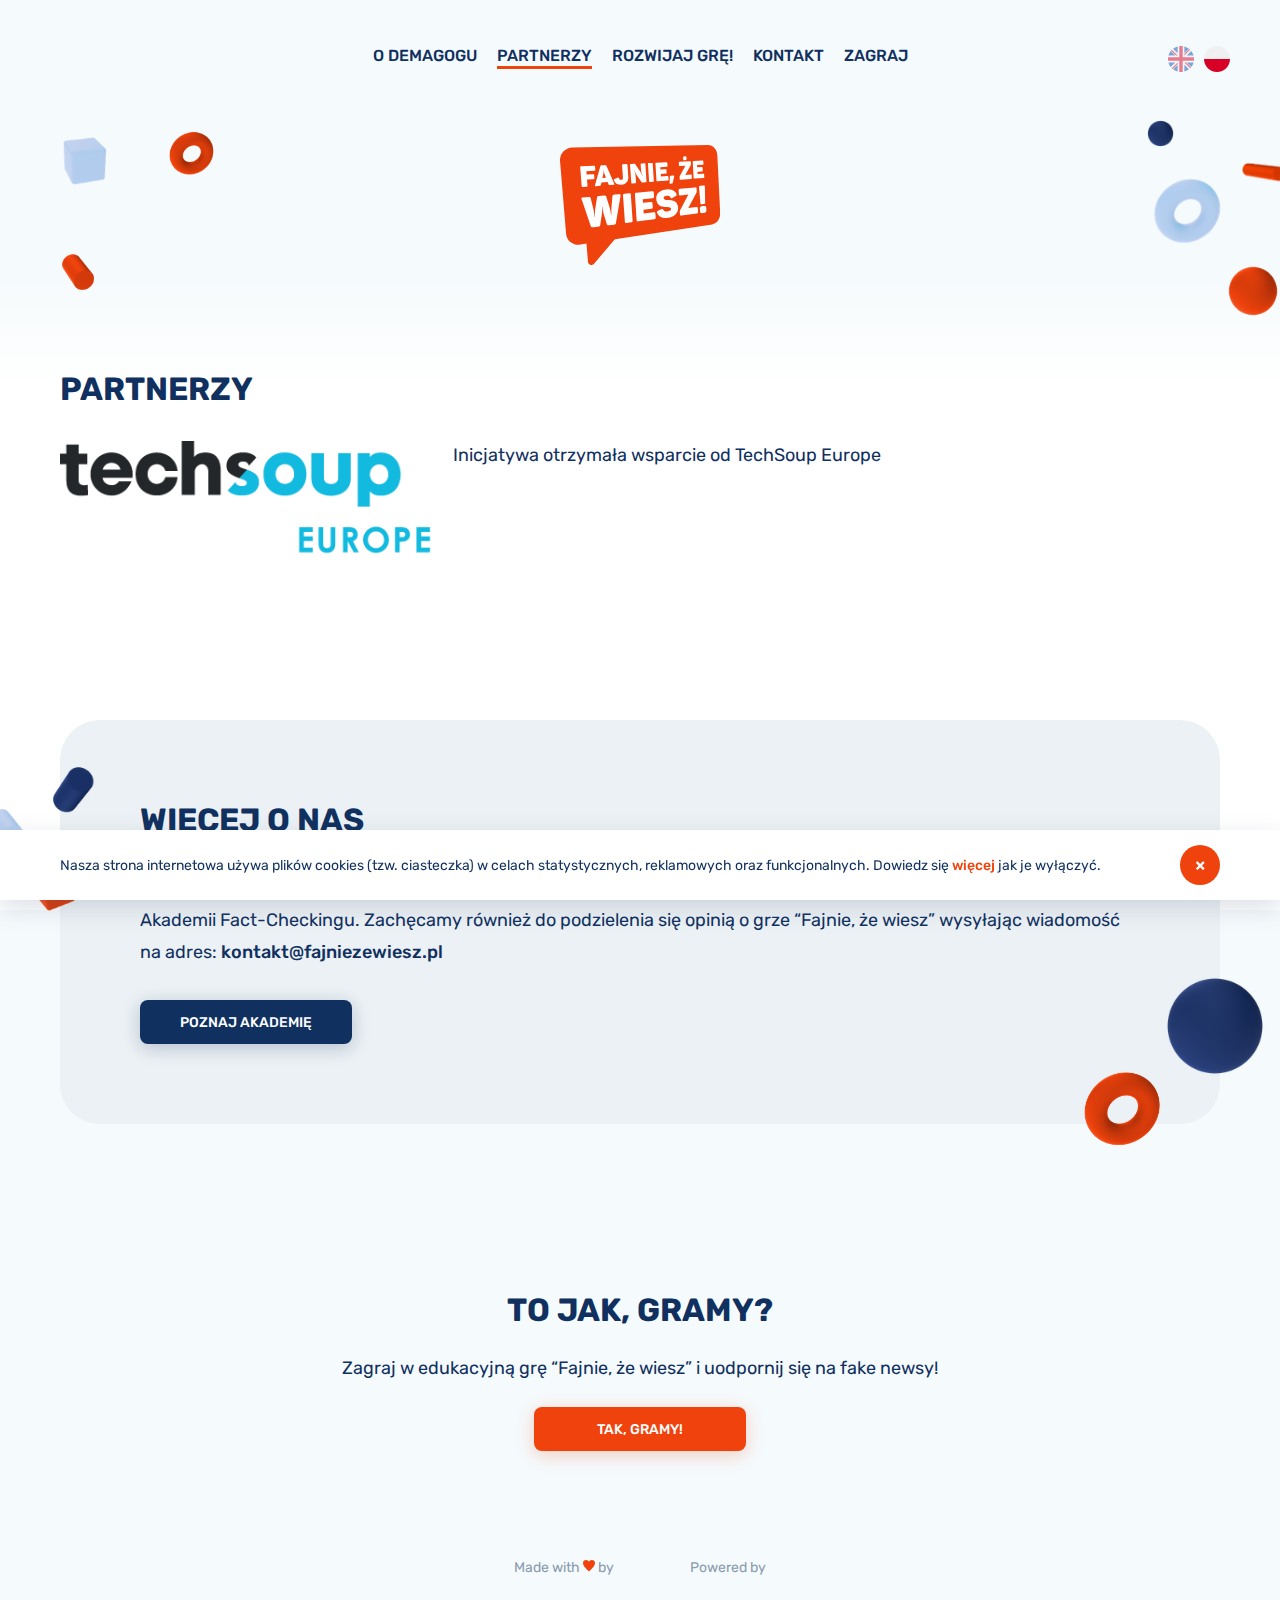
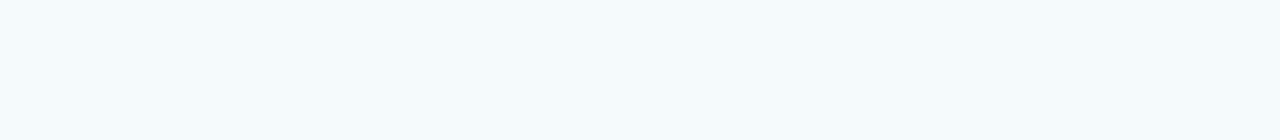
<file: partnerzy.html>
<!DOCTYPE html>
<html lang="pl-PL">
   <head>
      <meta charset="utf-8">
      <meta name="viewport" content="user-scalable=yes, width=device-width, initial-scale=1, maximum-scale=1">
      <link rel="shortcut icon" type="image/svg+xml" href="images/logo.svg"/>
      <title>Fajnie, że wiesz!</title>

      <link rel="stylesheet" href="/styles/main.css">

      <link rel="preconnect" href="https://fonts.gstatic.com">
      <link href="https://fonts.googleapis.com/css2?family=Rubik:ital,wght@0,400;0,500;0,700;1,400&amp;display=swap" rel="stylesheet">
      
      <meta property="og:title" content="Fajnie, że wiesz!">
      <meta property="og:description" content="Coraz więcej słyszysz o fake newsach, ale nie wiesz jak się przed nimi bronić? Naucz się tego z naszą edukacyjną grą „Fajnie, że wiesz!”">
      <meta property="og:type" content="website">
      <meta property="og:url" content="https://fajniezewiesz.pl/">
      <meta property="og:image" content="images/home.png">
   </head>
   <body><main class="page page--content">
   <header class="main-header">
      <a href="#menu" class="hamburger hamburger--slider" type="button">
         <span class="hamburger-box">
            <span class="hamburger-inner"></span>
         </span>
      </a>
      <div class="row">
         <div class="large-12">
            <nav>
               <ul>
                  <li><a href="o-demagogu.html">O Demagogu</a></li>
                  <li class="current"><a href="partnerzy.html">Partnerzy</a></li>
                  <li><a href="rozwijaj-gre.html">Rozwijaj grę!</a></li>
                  <li><a href="kontakt.html">Kontakt</a></li>
                  <li><a href="https://aplikacja.fajniezewiesz.pl" traget="_blank">Zagraj</a></li>
               </ul>
               <div class="langs">
                  <a href="https://fakesnothanks.pl"><svg xmlns="http://www.w3.org/2000/svg" viewBox="0 0 512 512"><circle cx="256" cy="256" r="256" fill="#f0f0f0"/><g fill="#0052b4"><path d="M52.92 100.142c-20.109 26.163-35.272 56.318-44.101 89.077h133.178L52.92 100.142zM503.181 189.219c-8.829-32.758-23.993-62.913-44.101-89.076l-89.075 89.076h133.176zM8.819 322.784c8.83 32.758 23.993 62.913 44.101 89.075l89.074-89.075H8.819zM411.858 52.921c-26.163-20.109-56.317-35.272-89.076-44.102v133.177l89.076-89.075zM100.142 459.079c26.163 20.109 56.318 35.272 89.076 44.102V370.005l-89.076 89.074zM189.217 8.819c-32.758 8.83-62.913 23.993-89.075 44.101l89.075 89.075V8.819zM322.783 503.181c32.758-8.83 62.913-23.993 89.075-44.101l-89.075-89.075v133.176zM370.005 322.784l89.075 89.076c20.108-26.162 35.272-56.318 44.101-89.076H370.005z"/></g><g fill="#d80027"><path d="M509.833 222.609H289.392V2.167A258.556 258.556 0 00256 0c-11.319 0-22.461.744-33.391 2.167v220.441H2.167A258.556 258.556 0 000 256c0 11.319.744 22.461 2.167 33.391h220.441v220.442a258.35 258.35 0 0066.783 0V289.392h220.442A258.533 258.533 0 00512 256c0-11.317-.744-22.461-2.167-33.391z"/><path d="M322.783 322.784L437.019 437.02a256.636 256.636 0 0015.048-16.435l-97.802-97.802h-31.482v.001zM189.217 322.784h-.002L74.98 437.019a256.636 256.636 0 0016.435 15.048l97.802-97.804v-31.479zM189.217 189.219v-.002L74.981 74.98a256.636 256.636 0 00-15.048 16.435l97.803 97.803h31.481zM322.783 189.219L437.02 74.981a256.328 256.328 0 00-16.435-15.047l-97.802 97.803v31.482z"/></g></svg></a>
                  <a href="#" class="current"><svg xmlns="http://www.w3.org/2000/svg" viewBox="0 0 512 512"><circle cx="256" cy="256" r="256" fill="#f0f0f0"/><path d="M512 256c0 141.384-114.616 256-256 256S0 397.384 0 256" fill="#d80027"/></svg></a>
               </div>
            </nav>
            <div class="ornaments ornaments--left">
               <img class="lazy rellax" alt="" role="presentation" src="images/placeholder.png" data-src="images/Cube_Rounded_Light_Blue.png" data-rellax-speed="-3">
               <img class="lazy rellax" alt="" role="presentation" src="images/placeholder.png" data-src="images/Torus_X3_Orange.png" data-rellax-speed="-4">
               <img class="lazy rellax" alt="" role="presentation" src="images/placeholder.png" data-src="images/Cylinder_X3_Orange.png" data-rellax-speed="-1">
            </div>
            <div class="ornaments ornaments--right">
               <img class="lazy rellax" alt="" role="presentation" src="images/placeholder.png" data-src="images/Sphere_Blue.png" data-rellax-speed="1">
               <img class="lazy rellax" alt="" role="presentation" src="images/placeholder.png" data-src="images/Cylinder_X2_Orange.png" data-rellax-speed="-3">
               <img class="lazy rellax" alt="" role="presentation" src="images/placeholder.png" data-src="images/Torus_X3_Light_Blue.png" data-rellax-speed="-2">
               <img class="lazy rellax" alt="" role="presentation" src="images/placeholder.png" data-src="images/Sphere_Orange.png" data-rellax-speed="-2">
            </div>
            <a href="/" class="logo"><svg xmlns="http://www.w3.org/2000/svg" width="63.184" height="47.332" viewBox="0 0 63.184 47.332"><defs><style>.a{fill:#ef420c;}.b{fill:#fff;}</style></defs><g transform="translate(-15.064 -28.005)"><path class="a" d="M34.23,80.2h.1l12.647.248a1.248,1.248,0,0,1,.719.255,1.475,1.475,0,0,1,.438.614,1.554,1.554,0,0,1,.091.771,1.427,1.427,0,0,1-.333.751L36.438,96.349a1.483,1.483,0,0,1-.2.2,1.255,1.255,0,0,1-.229.15,1.488,1.488,0,0,1-.235.1,1,1,0,0,1-.242.052,1.407,1.407,0,0,1-.523-.039,1.29,1.29,0,0,1-.47-.242,1.333,1.333,0,0,1-.346-.418,1.385,1.385,0,0,1-.163-.581L32.917,81.787a1.549,1.549,0,0,1,.333-1.1,1.383,1.383,0,0,1,.431-.346A1.454,1.454,0,0,1,34.23,80.2Z" transform="translate(-7.936 -21.524)"/><path class="a" d="M76.271,33.25a3.083,3.083,0,0,1,1.365.3,3.682,3.682,0,0,1,1.142.862,4.314,4.314,0,0,1,.794,1.307,4.847,4.847,0,0,1,.348,1.581l1.122,22.792a4.77,4.77,0,0,1-.184,1.581,4.486,4.486,0,0,1-.656,1.372,3.862,3.862,0,0,1-1.024,1.013,3.18,3.18,0,0,1-1.313.516L25.881,72.531a5.05,5.05,0,0,1-2.028-.078,4.805,4.805,0,0,1-1.746-.817,4.542,4.542,0,0,1-1.254-1.411,4.373,4.373,0,0,1-.578-1.888l-2.4-28.789a4.8,4.8,0,0,1,1.286-3.7,5.108,5.108,0,0,1,1.614-1.143,5.322,5.322,0,0,1,2.034-.444Z" transform="translate(-2.8 -5.244)"/><g transform="translate(23.031 32.432)"><path class="b" d="M103.408,70.212a1.837,1.837,0,0,1,.464,0,.592.592,0,0,1,.307.15.758.758,0,0,1,.176.327,2.35,2.35,0,0,1,.078.523v.5a3.666,3.666,0,0,1,0,.536.844.844,0,0,1-.144.366.758.758,0,0,1-.287.229,1.81,1.81,0,0,1-.457.118l-.608.078a1.343,1.343,0,0,1-.457,0,.538.538,0,0,1-.307-.144.77.77,0,0,1-.183-.327,2.468,2.468,0,0,1-.078-.529v-.5a2.506,2.506,0,0,1,0-.542.844.844,0,0,1,.144-.366.811.811,0,0,1,.287-.229,1.561,1.561,0,0,1,.457-.111Z" transform="translate(-54.678 -50.613)"/><path class="b" d="M101.894,64.839l-.529-6.226a.833.833,0,0,1,0-.255.308.308,0,0,1,.072-.17.328.328,0,0,1,.144-.1.679.679,0,0,1,.229-.046l1.391-.124a.671.671,0,0,1,.229,0,.345.345,0,0,1,.157.072.368.368,0,0,1,.085.157.832.832,0,0,1,0,.255l.1,6.206v.261a.575.575,0,0,1-.065.176.344.344,0,0,1-.131.1.614.614,0,0,1-.216.052l-1,.124a1.26,1.26,0,0,1-.222,0,.259.259,0,0,1-.15-.078.392.392,0,0,1-.085-.163A1,1,0,0,1,101.894,64.839Z" transform="translate(-54.49 -46.35)"/><path class="b" d="M101.4,42.835a.345.345,0,0,1,.163,0,.176.176,0,0,1,.111.065.23.23,0,0,1,.065.124.916.916,0,0,1,0,.189l.046.869a.983.983,0,0,1,0,.2.253.253,0,0,1-.052.137.315.315,0,0,1-.1.078.684.684,0,0,1-.163,0l-2.188.118.046.869,1.751-.1a.373.373,0,0,1,.17,0,.206.206,0,0,1,.111.059.23.23,0,0,1,.065.124.606.606,0,0,1,.033.189l.046.928a.98.98,0,0,1,0,.2.324.324,0,0,1-.052.131.315.315,0,0,1-.1.078.491.491,0,0,1-.17.033l-1.744.111.046.934,2.26-.15a.345.345,0,0,1,.163,0,.332.332,0,0,1,.1.059.23.23,0,0,1,.065.124.916.916,0,0,1,0,.189l.046.875a.98.98,0,0,1,0,.2.266.266,0,0,1-.052.124.167.167,0,0,1-.1.078.345.345,0,0,1-.163,0l-3.547.274a.373.373,0,0,1-.17,0,.2.2,0,0,1-.118-.059.23.23,0,0,1-.065-.124.918.918,0,0,1,0-.189l-.32-6.134a.985.985,0,0,1,0-.2.472.472,0,0,1,.059-.131.314.314,0,0,1,.1-.078.738.738,0,0,1,.17,0Z" transform="translate(-53.178 -41.122)"/><path class="b" d="M92.447,41.793a1.258,1.258,0,0,1-.314,0,.386.386,0,0,1-.209-.111.488.488,0,0,1-.118-.222,1.7,1.7,0,0,1-.052-.366v-.078a1.715,1.715,0,0,1,0-.366.61.61,0,0,1,.091-.235.362.362,0,0,1,.2-.131,1.018,1.018,0,0,1,.314-.052h.052a.879.879,0,0,1,.32,0,.388.388,0,0,1,.2.111.511.511,0,0,1,.118.229,1.7,1.7,0,0,1,.052.366v.078a1.65,1.65,0,0,1,0,.359.457.457,0,0,1-.091.235.452.452,0,0,1-.2.131,1.2,1.2,0,0,1-.307.046Z" transform="translate(-51.158 -40.217)"/><path class="b" d="M95.561,59.025a.833.833,0,0,1,.255,0,.282.282,0,0,1,.17.085.336.336,0,0,1,.1.183,2.031,2.031,0,0,1,.039.287l.046.869v.359a1.322,1.322,0,0,1-.046.15,1.043,1.043,0,0,1-.065.15L92.85,67.191l3.214-.392a1.574,1.574,0,0,1,.248,0,.282.282,0,0,1,.17.085.364.364,0,0,1,.1.176,2.027,2.027,0,0,1,.039.287l.072,1.307a1.059,1.059,0,0,1,0,.287.505.505,0,0,1-.072.2.414.414,0,0,1-.157.124.821.821,0,0,1-.248.065l-6.075.817a.877.877,0,0,1-.261,0,.431.431,0,0,1-.176-.078.513.513,0,0,1-.1-.183,1.057,1.057,0,0,1-.046-.287l-.052-.9a.854.854,0,0,1,0-.183.737.737,0,0,1,0-.17,1.007,1.007,0,0,1,.046-.15,1.062,1.062,0,0,1,.072-.15l3.266-6.186-3.175.32a.876.876,0,0,1-.261,0,.353.353,0,0,1-.176-.091.429.429,0,0,1-.111-.189,1.154,1.154,0,0,1-.046-.3l-.078-1.346a1.156,1.156,0,0,1,0-.3.464.464,0,0,1,.085-.2.435.435,0,0,1,.163-.124,1.167,1.167,0,0,1,.261-.059Z" transform="translate(-50.214 -46.735)"/><path class="b" d="M93.894,48.507a.373.373,0,0,1,.17,0,.364.364,0,0,1,.111.059.23.23,0,0,1,.065.124.985.985,0,0,1,0,.2l.046.895a.5.5,0,0,1,0,.2.324.324,0,0,1-.052.131.18.18,0,0,1-.1.078.716.716,0,0,1-.17.039l-4.1.314a.8.8,0,0,1-.176,0,.2.2,0,0,1-.118-.059.235.235,0,0,1-.072-.131.983.983,0,0,1,0-.2l-.033-.608a.4.4,0,0,1,0-.124V49.31l.039-.1a.662.662,0,0,1,.046-.1l2.208-4.05-2.143.111a.4.4,0,0,1-.176,0,.261.261,0,0,1-.118-.065.368.368,0,0,1-.072-.131.736.736,0,0,1-.033-.209l-.052-.9a1.049,1.049,0,0,1,0-.2.472.472,0,0,1,.059-.131.2.2,0,0,1,.111-.078.8.8,0,0,1,.176,0l4.037-.189a.738.738,0,0,1,.17,0,.212.212,0,0,1,.118.065.249.249,0,0,1,.065.131.919.919,0,0,1,0,.189l.033.594v.34l-.039.1-2.175,4Z" transform="translate(-50.259 -41.273)"/><path class="b" d="M84.975,51.845a.672.672,0,0,1,.229,0,.3.3,0,0,1,.137.1.26.26,0,0,1,.046.157.634.634,0,0,1,0,.222l-.536,2.267a.5.5,0,0,1-.059.183.341.341,0,0,1-.091.124.325.325,0,0,1-.124.085l-.183.033-.51.039a.483.483,0,0,1-.137,0,.149.149,0,0,1-.078-.039.174.174,0,0,1-.091-.046.528.528,0,0,1,0-.144l.118-2.345a1.575,1.575,0,0,1,0-.248.38.38,0,0,1,.078-.163.292.292,0,0,1,.131-.1,1.01,1.01,0,0,1,.2-.039Z" transform="translate(-48.324 -44.246)"/><path class="b" d="M79.54,60.229a6.021,6.021,0,0,1,1.372,0A3.7,3.7,0,0,1,82,60.517a2.889,2.889,0,0,1,.836.588,3.594,3.594,0,0,1,.653.882,1.454,1.454,0,0,1,.1.281.452.452,0,0,1-.137.425,1.07,1.07,0,0,1-.242.17l-1.307.79-.091.052-.078.039H81.6a.355.355,0,0,1-.118,0,.219.219,0,0,1-.1-.065.476.476,0,0,1-.111-.118c-.039-.059-.078-.118-.111-.176a1.472,1.472,0,0,0-.261-.34.99.99,0,0,0-.333-.209,1.328,1.328,0,0,0-.392-.1,1.734,1.734,0,0,0-.451,0,3.744,3.744,0,0,0-.6.111,1.3,1.3,0,0,0-.4.183.734.734,0,0,0-.216.274.743.743,0,0,0-.052.359.583.583,0,0,0,.17.392.974.974,0,0,0,.405.216,3.07,3.07,0,0,0,.588.1h.7a10.176,10.176,0,0,1,1.254.118,3.7,3.7,0,0,1,1.2.405,2.383,2.383,0,0,1,.915.921,3.722,3.722,0,0,1,.438,1.666,3.542,3.542,0,0,1-.229,1.5,3.254,3.254,0,0,1-.8,1.182A4.374,4.374,0,0,1,81.774,71a6.692,6.692,0,0,1-1.666.451,6.484,6.484,0,0,1-1.424.046,3.849,3.849,0,0,1-1.2-.287,3.042,3.042,0,0,1-.941-.653,3,3,0,0,1-.653-.98.763.763,0,0,1-.085-.294.478.478,0,0,1,0-.235.465.465,0,0,1,.137-.2,1.285,1.285,0,0,1,.248-.17l1.307-.653.1-.046.085-.039h.163a.245.245,0,0,1,.137,0A.433.433,0,0,1,78.1,68a.5.5,0,0,1,.118.118.829.829,0,0,1,.118.176,1.279,1.279,0,0,0,.261.327,1.325,1.325,0,0,0,.359.209,1.832,1.832,0,0,0,.457.091,3.669,3.669,0,0,0,.536,0,4.866,4.866,0,0,0,.614-.124,1.966,1.966,0,0,0,.451-.2.909.909,0,0,0,.268-.3.769.769,0,0,0,.072-.418.533.533,0,0,0-.144-.359.81.81,0,0,0-.346-.2,2.391,2.391,0,0,0-.523-.1,3.919,3.919,0,0,1-.653-.039,7,7,0,0,1-1.307-.085,4.328,4.328,0,0,1-1.307-.366,2.489,2.489,0,0,1-1.045-.915,3.761,3.761,0,0,1-.5-1.751,3.58,3.58,0,0,1,.189-1.437,3.062,3.062,0,0,1,.745-1.169,3.825,3.825,0,0,1,1.267-.836A5.894,5.894,0,0,1,79.54,60.229Z" transform="translate(-45.534 -47.143)"/><path class="b" d="M79.311,43.857a.918.918,0,0,1,.189,0,.3.3,0,0,1,.124.072.271.271,0,0,1,.078.131,1.092,1.092,0,0,1,.033.2l.052.921a.563.563,0,0,1,0,.209.554.554,0,0,1-.059.144.235.235,0,0,1-.118.078.567.567,0,0,1-.183.033l-2.469.137.059.921,1.96-.118a.983.983,0,0,1,.2,0,.23.23,0,0,1,.124.065.534.534,0,0,1,.078.131.729.729,0,0,1,.033.2l.052.928a.562.562,0,0,1,0,.209.218.218,0,0,1-.059.137.221.221,0,0,1-.118.085.919.919,0,0,1-.189,0l-1.96.131.059.986,2.541-.17a.432.432,0,0,1,.183,0,.253.253,0,0,1,.2.189c.013.065.026.137.033.2l.052.934a.528.528,0,0,1,0,.2.26.26,0,0,1-.059.137.282.282,0,0,1-.111.085l-.183.033-4,.307a.463.463,0,0,1-.189,0,.227.227,0,0,1-.131-.065.253.253,0,0,1-.078-.124,1.118,1.118,0,0,1,0-.209l-.405-6.533a.564.564,0,0,1,0-.209.26.26,0,0,1,.059-.137.325.325,0,0,1,.124-.085.92.92,0,0,1,.189,0Z" transform="translate(-45.364 -41.478)"/><path class="b" d="M72.014,44.267a.856.856,0,0,1,.183,0,.284.284,0,0,1,.124.065.473.473,0,0,1,.072.124c.013.065.026.131.033.2l.412,6.611a.5.5,0,0,1,0,.2.26.26,0,0,1-.059.137.341.341,0,0,1-.111.078.8.8,0,0,1-.176,0l-1.143.085a.462.462,0,0,1-.189,0,.221.221,0,0,1-.124-.059.473.473,0,0,1-.072-.124.984.984,0,0,1,0-.2l-.425-6.657a1.049,1.049,0,0,1,0-.2.472.472,0,0,1,.059-.131.235.235,0,0,1,.118-.078.567.567,0,0,1,.183-.033Z" transform="translate(-43.802 -41.62)"/><path class="b" d="M69.416,61.385a1.106,1.106,0,0,1,.294,0,.553.553,0,0,1,.2.1.531.531,0,0,1,.124.189,1.21,1.21,0,0,1,.052.307l.085,1.4a1.313,1.313,0,0,1,0,.32.474.474,0,0,1-.091.222.451.451,0,0,1-.183.131,1.08,1.08,0,0,1-.287.065l-3.867.392.091,1.4,3.1-.333a.743.743,0,0,1,.294,0,.475.475,0,0,1,.2.091.442.442,0,0,1,.118.189,1.158,1.158,0,0,1,.052.3l.085,1.4a1.312,1.312,0,0,1,0,.32.485.485,0,0,1-.1.222.425.425,0,0,1-.183.137,1.08,1.08,0,0,1-.287.065l-3.09.366.1,1.509,3.972-.49a1.06,1.06,0,0,1,.287,0,.336.336,0,0,1,.189.085.343.343,0,0,1,.118.183,1.209,1.209,0,0,1,.052.307l.085,1.4a1.206,1.206,0,0,1,0,.307.442.442,0,0,1-.085.216.425.425,0,0,1-.183.137,1.419,1.419,0,0,1-.274.072L64,73.248a1.207,1.207,0,0,1-.307,0,.4.4,0,0,1-.209-.085.39.39,0,0,1-.124-.2,1.209,1.209,0,0,1-.052-.307l-.653-9.995a1.313,1.313,0,0,1,0-.32.485.485,0,0,1,.1-.222.493.493,0,0,1,.2-.131,1.176,1.176,0,0,1,.3-.065Z" transform="translate(-41.068 -47.554)"/><path class="b" d="M65.315,44.477a.982.982,0,0,1,.2,0,.32.32,0,0,1,.131.072.263.263,0,0,1,.078.137,1.077,1.077,0,0,1,.039.209l.425,6.631a.562.562,0,0,1,0,.209.29.29,0,0,1-.065.144.221.221,0,0,1-.118.085,1.041,1.041,0,0,1-.2.039l-1.111.085H64.44a.274.274,0,0,1-.091-.059.527.527,0,0,1-.078-.091l-1.718-2.424c-.124-.183-.229-.346-.32-.51s-.176-.32-.255-.483-.15-.34-.222-.536-.157-.4-.242-.653h-.078c.072.255.137.483.189.7s.1.412.15.653.072.418.1.653.052.49.078.79l.111,1.744a.6.6,0,0,1,0,.216.29.29,0,0,1-.065.144.324.324,0,0,1-.124.085.566.566,0,0,1-.209.039l-1.032.078a.528.528,0,0,1-.2,0,.29.29,0,0,1-.144-.065.3.3,0,0,1-.085-.137.562.562,0,0,1,0-.209l-.51-6.794a1.19,1.19,0,0,1,0-.216.408.408,0,0,1,.065-.144.3.3,0,0,1,.137-.085,1.011,1.011,0,0,1,.2-.039l1.215-.052h.268a.465.465,0,0,1,.091.065.417.417,0,0,1,.085.1l1.829,2.665c.124.183.222.34.307.49a3.354,3.354,0,0,1,.222.431l.2.451c.065.163.144.333.235.536h.085c-.1-.274-.183-.51-.255-.725s-.131-.412-.176-.608-.091-.405-.124-.614c0-.222-.052-.457-.072-.725L63.9,44.993a.562.562,0,0,1,0-.209.555.555,0,0,1,.059-.144.325.325,0,0,1,.124-.085,1.05,1.05,0,0,1,.2,0Z" transform="translate(-40.044 -41.693)"/><path class="b" d="M57.9,62.625a1.108,1.108,0,0,1,.294,0,.475.475,0,0,1,.2.091.516.516,0,0,1,.118.189,1.2,1.2,0,0,1,.046.307l.692,10.119a1.207,1.207,0,0,1,0,.307.458.458,0,0,1-.085.209.54.54,0,0,1-.183.137,1.08,1.08,0,0,1-.287.065l-1.823.248a1.157,1.157,0,0,1-.3,0,.377.377,0,0,1-.2-.085.343.343,0,0,1-.118-.183,1.175,1.175,0,0,1-.065-.3l-.712-10.237a1.259,1.259,0,0,1,0-.314.466.466,0,0,1,.091-.209.472.472,0,0,1,.189-.131,1.174,1.174,0,0,1,.294-.059Z" transform="translate(-38.582 -47.983)"/><path class="b" d="M54.858,44.955a.528.528,0,0,1,.2,0,.279.279,0,0,1,.137.072.291.291,0,0,1,.078.137,1.248,1.248,0,0,1,.039.216l.314,4.606a3.757,3.757,0,0,1-.1,1.209,2.418,2.418,0,0,1-1.346,1.587,3.548,3.548,0,0,1-1.241.287,3.417,3.417,0,0,1-1-.046,2.539,2.539,0,0,1-1.47-.843,3.485,3.485,0,0,1-.457-.764.778.778,0,0,1-.065-.209.234.234,0,0,1,0-.163.292.292,0,0,1,.1-.131,1.087,1.087,0,0,1,.183-.118l1.091-.483.065-.033h.287a.284.284,0,0,1,.1.052.417.417,0,0,1,.085.1l.078.137a2.5,2.5,0,0,0,.163.287.93.93,0,0,0,.2.2.691.691,0,0,0,.229.118,1.059,1.059,0,0,0,.287,0,.993.993,0,0,0,.34-.078.6.6,0,0,0,.229-.2.863.863,0,0,0,.124-.3,2.3,2.3,0,0,0,0-.425l-.327-4.651a1.189,1.189,0,0,1,0-.216.29.29,0,0,1,.065-.144.315.315,0,0,1,.131-.091.562.562,0,0,1,.209,0Z" transform="translate(-36.662 -41.857)"/><path class="b" d="M46.117,52.9a.524.524,0,0,1,.059.2.177.177,0,0,1-.111.242,1.042,1.042,0,0,1-.2.039l-1.176.091a3.3,3.3,0,0,1-.359,0,.781.781,0,0,1-.242-.065.508.508,0,0,1-.157-.131.646.646,0,0,1-.1-.216l-.314-.784-2.411.17-.189.83a.964.964,0,0,1-.085.229.508.508,0,0,1-.131.157.48.48,0,0,1-.229.1,1.529,1.529,0,0,1-.346.052l-1.189.091a.6.6,0,0,1-.216,0,.181.181,0,0,1-.124-.078.28.28,0,0,1-.039-.144.562.562,0,0,1,0-.209L40.636,46.1a1.146,1.146,0,0,1,.078-.209.365.365,0,0,1,.268-.2H41.2l1.293-.065h.216a.681.681,0,0,1,.163.052.5.5,0,0,1,.124.111.6.6,0,0,1,.1.176Zm-4.638-2.26,1.391-.091-.5-1.307a4.3,4.3,0,0,1-.176-.562c-.046-.176-.085-.346-.111-.49a3.171,3.171,0,0,1-.059-.359v-.157h-.1v.516a2.743,2.743,0,0,1-.033.5,5.68,5.68,0,0,1-.085.568l-.314,1.359" transform="translate(-32.715 -42.094)"/><path class="b" d="M45.28,63.182a.742.742,0,0,1,.294,0,.257.257,0,0,1,.163.111.357.357,0,0,1,.046.2,1.208,1.208,0,0,1,0,.307L43.947,74.49a1.024,1.024,0,0,1-.085.307.74.74,0,0,1-.157.2,1.056,1.056,0,0,1-.229.111,1.226,1.226,0,0,1-.307.065l-1.894.255a1.365,1.365,0,0,1-.327,0,.683.683,0,0,1-.255-.052.5.5,0,0,1-.189-.144.607.607,0,0,1-.131-.248L39.191,71.2q-.108-.382-.2-.764c-.059-.248-.1-.5-.15-.751s-.078-.5-.111-.738-.059-.483-.078-.725h-.137V69.7a3.857,3.857,0,0,1-.052.771c-.052.261-.052.536-.091.817l-.594,3.985a1.056,1.056,0,0,1-.111.314.565.565,0,0,1-.17.2.83.83,0,0,1-.242.118,1.737,1.737,0,0,1-.32.065l-1.96.261a2.832,2.832,0,0,1-.333,0,.745.745,0,0,1-.268-.046.548.548,0,0,1-.2-.144.787.787,0,0,1-.131-.268l-3.619-10.6a1.643,1.643,0,0,1-.085-.307.343.343,0,0,1,0-.229A.305.305,0,0,1,30.5,64.5a.947.947,0,0,1,.327-.072l2.162-.2a3.914,3.914,0,0,1,.392,0,.737.737,0,0,1,.287.065.481.481,0,0,1,.2.176.957.957,0,0,1,.137.314l1.1,4.39c.052.216.1.483.157.764s.1.581.144.869.078.562.111.8.046.425.052.542h.118V69.917a5.579,5.579,0,0,1,.078-.8l.719-4.573a.9.9,0,0,1,.1-.34.583.583,0,0,1,.176-.2.75.75,0,0,1,.268-.111,3.309,3.309,0,0,1,.353-.059l1.823-.163a3.062,3.062,0,0,1,.346,0,.652.652,0,0,1,.274.065.535.535,0,0,1,.209.17,1.033,1.033,0,0,1,.15.307L41.5,68.48c.072.229.131.5.189.771s.111.562.157.836.085.536.118.758.052.405.065.529h.124V69.205a5.039,5.039,0,0,1,.039-.79l.366-4.41a1.415,1.415,0,0,1,.085-.327.547.547,0,0,1,.163-.2.77.77,0,0,1,.261-.111,3.676,3.676,0,0,1,.372-.059Z" transform="translate(-29.859 -48.175)"/><path class="b" d="M34.916,45.907a1.411,1.411,0,0,1,.235,0,.356.356,0,0,1,.157.078.315.315,0,0,1,.1.144,1.069,1.069,0,0,1,.065.248L35.55,47.4a.75.75,0,0,1,0,.242.345.345,0,0,1-.072.157.415.415,0,0,1-.144.091,1.286,1.286,0,0,1-.229.039l-3.064.163.1,1.307,2.45-.144a1.416,1.416,0,0,1,.235,0,.431.431,0,0,1,.157.072.415.415,0,0,1,.091.144.679.679,0,0,1,.046.229l.078,1.019a.75.75,0,0,1,0,.242.289.289,0,0,1-.072.157.261.261,0,0,1-.144.091.673.673,0,0,1-.229.039l-2.443.163.176,2.326a.672.672,0,0,1,0,.229.289.289,0,0,1-.072.157.261.261,0,0,1-.144.091.888.888,0,0,1-.229.046l-1.307.1a.751.751,0,0,1-.242,0,.308.308,0,0,1-.163-.072.354.354,0,0,1-.1-.144,1.286,1.286,0,0,1-.039-.229l-.575-7.29a.672.672,0,0,1,0-.229.356.356,0,0,1,.078-.157.278.278,0,0,1,.15-.091,1.474,1.474,0,0,1,.235-.039Z" transform="translate(-29.615 -42.189)"/></g></g></svg></a>
         </div>
   </header>

   <section class="content">
      <div class="row">
         <div class="col">
            <h2>Partnerzy</h2>
         </div>
         <div class="col m-4">
            <img src="images/TechSoupEurope.png" alt="TechSoupEurope logo"/>
         </div>
         <div class="col m-6">
            <p>Inicjatywa otrzymała wsparcie od TechSoup Europe</p>
         </div>
      </div>
   </section>
</main>

<footer class="main-footer">
    <section class="more">
        <h2>Więcej o nas</h2>
        <p>Jeśli chcesz dowiedzieć się więcej o naszych działaniach w ramach walki z dezinformacją, zapraszamy na stronę Akademii Fact-Checkingu. Zachęcamy również do podzielenia się opinią o grze “Fajnie, że wiesz” wysyłając wiadomość na adres: <a href="mailto:kontakt@fajniezewiesz.pl">kontakt@fajniezewiesz.pl</a></p>
        <a href="https://akademia.demagog.org.pl/" class="button button--primary">Poznaj akademię</a>
        <div class="ornaments ornaments--left">
            <img class="lazy image" alt="" role="presentation" src="images/placeholder.png" data-src="images/Cylinder_X3_Light_Blue.png">
            <img class="lazy image" alt="" role="presentation" src="images/placeholder.png" data-src="images/Cylinder_X3_Blue.png">
            <img class="lazy image" alt="" role="presentation" src="images/placeholder.png" data-src="images/Cube_Rounded_Orange.png">
        </div>
        <div class="ornaments ornaments--right">
            <img class="lazy image " alt="" role="presentation" src="images/placeholder.png" data-src="images/Torus_X3_Orange.png" data-rellax-speed="-2">
            <img class="lazy image rellax" alt="" role="presentation" src="images/placeholder.png" data-src="images/Sphere_Blue.png" data-rellax-speed="1">
        </div>
    </section>
    <section class="bottom">
        <div class="row">
            <div class="col">
                <h3>To jak, Gramy?</h3>
                <p>Zagraj w edukacyjną grę “Fajnie, że wiesz” i uodpornij się na fake newsy!</p>
                <a href="https://aplikacja.fajniezewiesz.pl/" class="button">Tak, gramy!</a>
            </div>
        </div>
        <div class="bottom__credits">
            <div class="item">
                <span>Made with <svg xmlns="http://www.w3.org/2000/svg" width="12" height="11.474" viewBox="0 0 12 11.474"><defs><style>.a{fill:#ef420c;}</style></defs><g transform="translate(0 -0.263)"><path class="a" d="M8.7.263A3.246,3.246,0,0,0,6,1.763,3.246,3.246,0,0,0,3.3.263,3.329,3.329,0,0,0,0,3.562c0,3.3,6,8.175,6,8.175s6-4.875,6-8.175A3.329,3.329,0,0,0,8.7.263Z"/></g></svg> by</span>
                <div class="item__ico">
                    <img class="lazy image" alt="Fajnie, że wiesz" src="images/placeholder.png" data-src="images/logo.svg">
                </div>
            </div>
            <div class="item">
                <span>Powered by</span>
                <div class="item__ico">
                    <img class="lazy image" alt="Demoagog" src="images/placeholder.png" data-srcset="images/Demagog.png 1x, images/Demagog@2x.png 2x">
                </div>
            </div>
        </div>
    </section>
</footer>

<div class="cookie-bar">
   <div class="row">
        <div class="col">
            <p>
                Nasza strona internetowa używa plików cookies (tzw. ciasteczka) w celach statystycznych, reklamowych oraz funkcjonalnych. Dowiedz się <a href="https://wszystkoociasteczkach.pl/" rel="nofollow noopener noreferrer" target="_blank">więcej</a> jak je wyłączyć.
            </p>
            <a href="#" class="close-cookie">&times;</a>
        </div>
   </div>
</div>

<div id="menu">
    <ul>
        <li><a href="o-demagogu.html">O Demagogu</a></li>
        <li><a href="partnerzy.html">Partnerzy</a></li>
        <li><a href="rozwijaj-gre.html">Rozwijaj grę!</a></li>
        <li><a href="kontakt.html">Kontakt</a></li>
        <li><a href="https://aplikacja.fajniezewiesz.pl" traget="_blank">Zagraj</a></li>
    </ul>
    <div class="langs">
        <a href="https://fakesnothanks.pl"><svg xmlns="http://www.w3.org/2000/svg" viewBox="0 0 512 512"><circle cx="256" cy="256" r="256" fill="#f0f0f0"/><g fill="#0052b4"><path d="M52.92 100.142c-20.109 26.163-35.272 56.318-44.101 89.077h133.178L52.92 100.142zM503.181 189.219c-8.829-32.758-23.993-62.913-44.101-89.076l-89.075 89.076h133.176zM8.819 322.784c8.83 32.758 23.993 62.913 44.101 89.075l89.074-89.075H8.819zM411.858 52.921c-26.163-20.109-56.317-35.272-89.076-44.102v133.177l89.076-89.075zM100.142 459.079c26.163 20.109 56.318 35.272 89.076 44.102V370.005l-89.076 89.074zM189.217 8.819c-32.758 8.83-62.913 23.993-89.075 44.101l89.075 89.075V8.819zM322.783 503.181c32.758-8.83 62.913-23.993 89.075-44.101l-89.075-89.075v133.176zM370.005 322.784l89.075 89.076c20.108-26.162 35.272-56.318 44.101-89.076H370.005z"/></g><g fill="#d80027"><path d="M509.833 222.609H289.392V2.167A258.556 258.556 0 00256 0c-11.319 0-22.461.744-33.391 2.167v220.441H2.167A258.556 258.556 0 000 256c0 11.319.744 22.461 2.167 33.391h220.441v220.442a258.35 258.35 0 0066.783 0V289.392h220.442A258.533 258.533 0 00512 256c0-11.317-.744-22.461-2.167-33.391z"/><path d="M322.783 322.784L437.019 437.02a256.636 256.636 0 0015.048-16.435l-97.802-97.802h-31.482v.001zM189.217 322.784h-.002L74.98 437.019a256.636 256.636 0 0016.435 15.048l97.802-97.804v-31.479zM189.217 189.219v-.002L74.981 74.98a256.636 256.636 0 00-15.048 16.435l97.803 97.803h31.481zM322.783 189.219L437.02 74.981a256.328 256.328 0 00-16.435-15.047l-97.802 97.803v31.482z"/></g></svg></a>
        <a href="#" class="current"><svg xmlns="http://www.w3.org/2000/svg" viewBox="0 0 512 512"><circle cx="256" cy="256" r="256" fill="#f0f0f0"/><path d="M512 256c0 141.384-114.616 256-256 256S0 397.384 0 256" fill="#d80027"/></svg></a>
    </div>
</div>

<script src="scripts/vendor.js"></script>

<script src="scripts/main.js"></script>

</body>
</html>
</file>
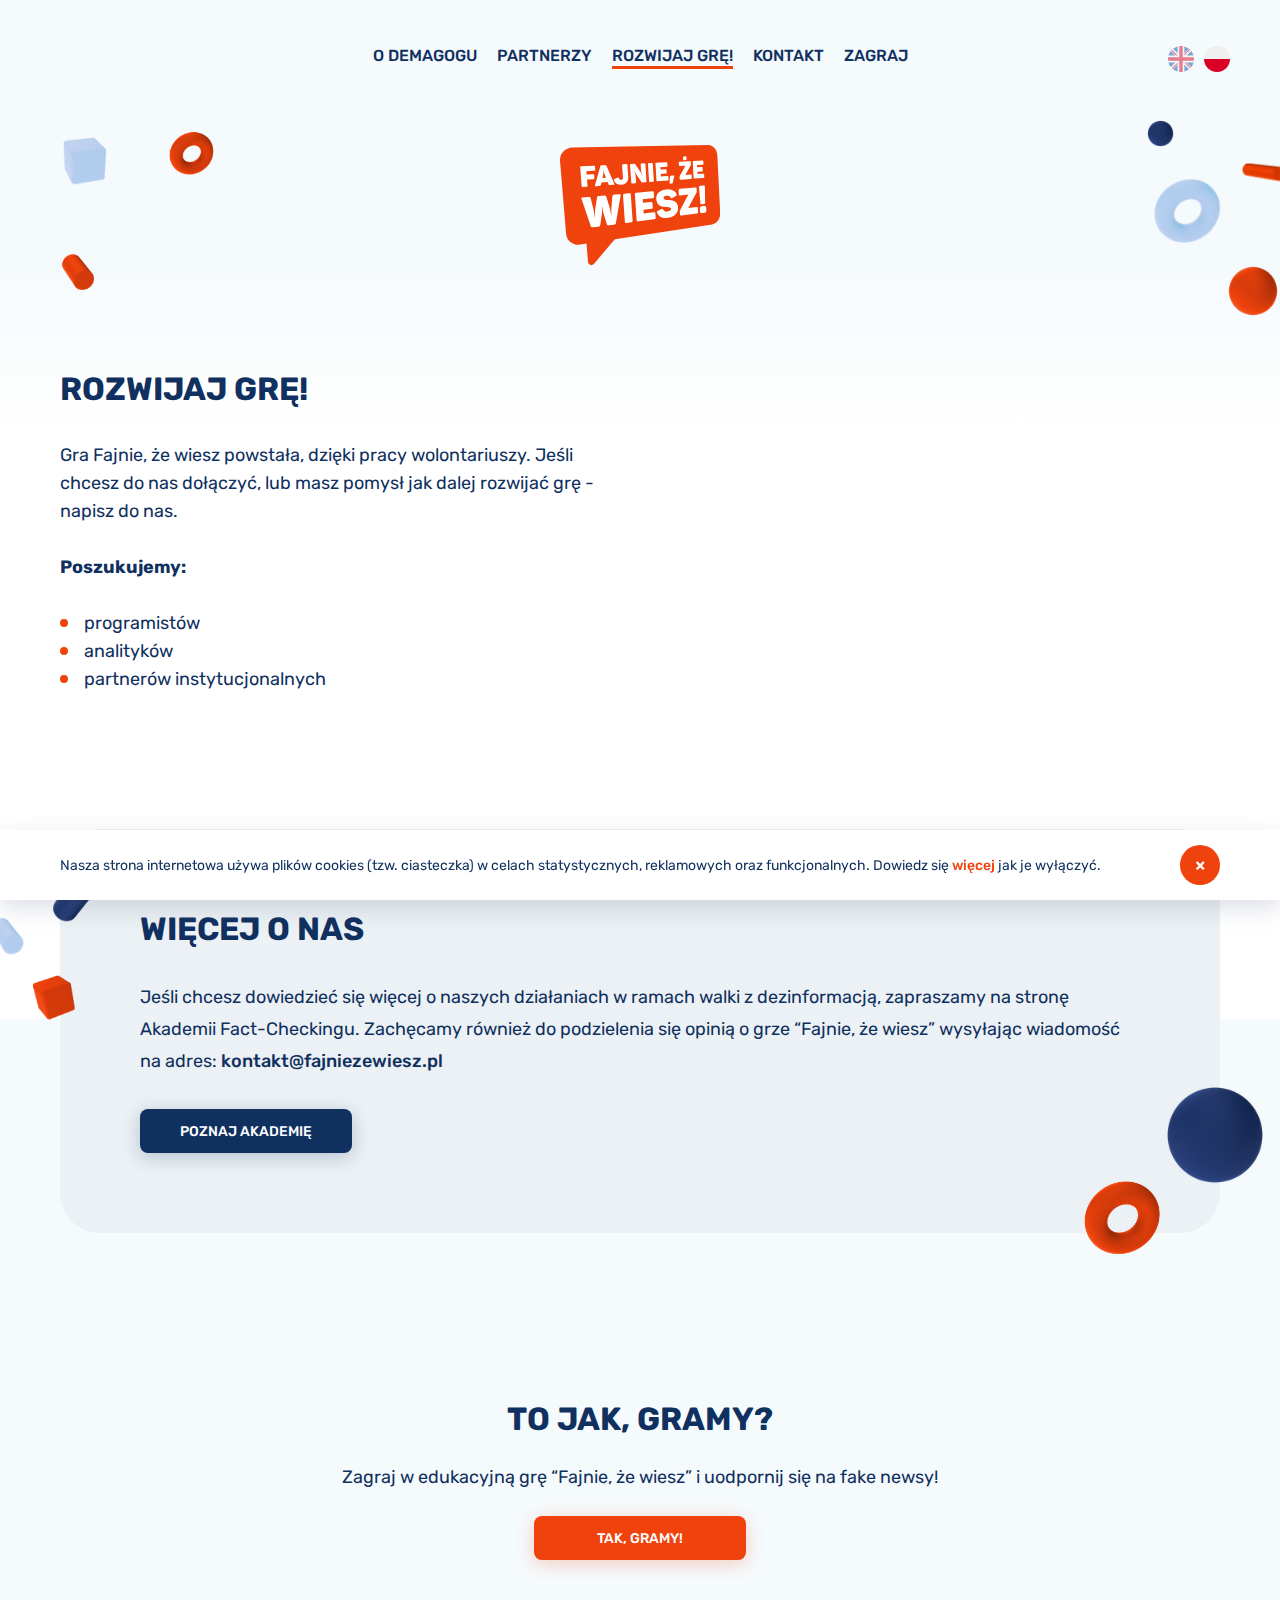
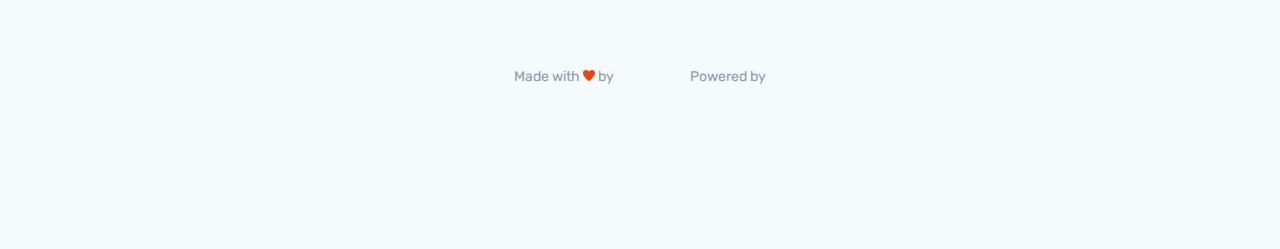
<file: rozwijaj-gre.html>
<!DOCTYPE html>
<html lang="pl-PL">
   <head>
      <meta charset="utf-8">
      <meta name="viewport" content="user-scalable=yes, width=device-width, initial-scale=1, maximum-scale=1">
      <link rel="shortcut icon" type="image/svg+xml" href="images/logo.svg"/>
      <title>Fajnie, że wiesz!</title>

      <link rel="stylesheet" href="/styles/main.css">

      <link rel="preconnect" href="https://fonts.gstatic.com">
      <link href="https://fonts.googleapis.com/css2?family=Rubik:ital,wght@0,400;0,500;0,700;1,400&amp;display=swap" rel="stylesheet">
      
      <meta property="og:title" content="Fajnie, że wiesz!">
      <meta property="og:description" content="Coraz więcej słyszysz o fake newsach, ale nie wiesz jak się przed nimi bronić? Naucz się tego z naszą edukacyjną grą „Fajnie, że wiesz!”">
      <meta property="og:type" content="website">
      <meta property="og:url" content="https://fajniezewiesz.pl/">
      <meta property="og:image" content="images/home.png">
   </head>
   <body><main class="page page--content">
   <header class="main-header">
      <a href="#menu" class="hamburger hamburger--slider" type="button">
         <span class="hamburger-box">
            <span class="hamburger-inner"></span>
         </span>
      </a>
      <div class="row">
         <div class="large-12">
            <nav>
               <ul>
                  <li><a href="o-demagogu.html">O Demagogu</a></li>
                  <li><a href="partnerzy.html">Partnerzy</a></li>
                  <li class="current"><a href="rozwijaj-gre.html">Rozwijaj grę!</a></li>
                  <li><a href="kontakt.html">Kontakt</a></li>
                  <li><a href="https://aplikacja.fajniezewiesz.pl" traget="_blank">Zagraj</a></li>
               </ul>
               <div class="langs">
                  <a href="https://fakesnothanks.pl"><svg xmlns="http://www.w3.org/2000/svg" viewBox="0 0 512 512"><circle cx="256" cy="256" r="256" fill="#f0f0f0"/><g fill="#0052b4"><path d="M52.92 100.142c-20.109 26.163-35.272 56.318-44.101 89.077h133.178L52.92 100.142zM503.181 189.219c-8.829-32.758-23.993-62.913-44.101-89.076l-89.075 89.076h133.176zM8.819 322.784c8.83 32.758 23.993 62.913 44.101 89.075l89.074-89.075H8.819zM411.858 52.921c-26.163-20.109-56.317-35.272-89.076-44.102v133.177l89.076-89.075zM100.142 459.079c26.163 20.109 56.318 35.272 89.076 44.102V370.005l-89.076 89.074zM189.217 8.819c-32.758 8.83-62.913 23.993-89.075 44.101l89.075 89.075V8.819zM322.783 503.181c32.758-8.83 62.913-23.993 89.075-44.101l-89.075-89.075v133.176zM370.005 322.784l89.075 89.076c20.108-26.162 35.272-56.318 44.101-89.076H370.005z"/></g><g fill="#d80027"><path d="M509.833 222.609H289.392V2.167A258.556 258.556 0 00256 0c-11.319 0-22.461.744-33.391 2.167v220.441H2.167A258.556 258.556 0 000 256c0 11.319.744 22.461 2.167 33.391h220.441v220.442a258.35 258.35 0 0066.783 0V289.392h220.442A258.533 258.533 0 00512 256c0-11.317-.744-22.461-2.167-33.391z"/><path d="M322.783 322.784L437.019 437.02a256.636 256.636 0 0015.048-16.435l-97.802-97.802h-31.482v.001zM189.217 322.784h-.002L74.98 437.019a256.636 256.636 0 0016.435 15.048l97.802-97.804v-31.479zM189.217 189.219v-.002L74.981 74.98a256.636 256.636 0 00-15.048 16.435l97.803 97.803h31.481zM322.783 189.219L437.02 74.981a256.328 256.328 0 00-16.435-15.047l-97.802 97.803v31.482z"/></g></svg></a>
                  <a href="#" class="current"><svg xmlns="http://www.w3.org/2000/svg" viewBox="0 0 512 512"><circle cx="256" cy="256" r="256" fill="#f0f0f0"/><path d="M512 256c0 141.384-114.616 256-256 256S0 397.384 0 256" fill="#d80027"/></svg></a>
               </div>
            </nav>
            <div class="ornaments ornaments--left">
               <img class="lazy rellax" alt="" role="presentation" src="images/placeholder.png" data-src="images/Cube_Rounded_Light_Blue.png" data-rellax-speed="-3">
               <img class="lazy rellax" alt="" role="presentation" src="images/placeholder.png" data-src="images/Torus_X3_Orange.png" data-rellax-speed="-4">
               <img class="lazy rellax" alt="" role="presentation" src="images/placeholder.png" data-src="images/Cylinder_X3_Orange.png" data-rellax-speed="-1">
            </div>
            <div class="ornaments ornaments--right">
               <img class="lazy rellax" alt="" role="presentation" src="images/placeholder.png" data-src="images/Sphere_Blue.png" data-rellax-speed="1">
               <img class="lazy rellax" alt="" role="presentation" src="images/placeholder.png" data-src="images/Cylinder_X2_Orange.png" data-rellax-speed="-3">
               <img class="lazy rellax" alt="" role="presentation" src="images/placeholder.png" data-src="images/Torus_X3_Light_Blue.png" data-rellax-speed="-2">
               <img class="lazy rellax" alt="" role="presentation" src="images/placeholder.png" data-src="images/Sphere_Orange.png" data-rellax-speed="-2">
            </div>
            <a href="/" class="logo"><svg xmlns="http://www.w3.org/2000/svg" width="63.184" height="47.332" viewBox="0 0 63.184 47.332"><defs><style>.a{fill:#ef420c;}.b{fill:#fff;}</style></defs><g transform="translate(-15.064 -28.005)"><path class="a" d="M34.23,80.2h.1l12.647.248a1.248,1.248,0,0,1,.719.255,1.475,1.475,0,0,1,.438.614,1.554,1.554,0,0,1,.091.771,1.427,1.427,0,0,1-.333.751L36.438,96.349a1.483,1.483,0,0,1-.2.2,1.255,1.255,0,0,1-.229.15,1.488,1.488,0,0,1-.235.1,1,1,0,0,1-.242.052,1.407,1.407,0,0,1-.523-.039,1.29,1.29,0,0,1-.47-.242,1.333,1.333,0,0,1-.346-.418,1.385,1.385,0,0,1-.163-.581L32.917,81.787a1.549,1.549,0,0,1,.333-1.1,1.383,1.383,0,0,1,.431-.346A1.454,1.454,0,0,1,34.23,80.2Z" transform="translate(-7.936 -21.524)"/><path class="a" d="M76.271,33.25a3.083,3.083,0,0,1,1.365.3,3.682,3.682,0,0,1,1.142.862,4.314,4.314,0,0,1,.794,1.307,4.847,4.847,0,0,1,.348,1.581l1.122,22.792a4.77,4.77,0,0,1-.184,1.581,4.486,4.486,0,0,1-.656,1.372,3.862,3.862,0,0,1-1.024,1.013,3.18,3.18,0,0,1-1.313.516L25.881,72.531a5.05,5.05,0,0,1-2.028-.078,4.805,4.805,0,0,1-1.746-.817,4.542,4.542,0,0,1-1.254-1.411,4.373,4.373,0,0,1-.578-1.888l-2.4-28.789a4.8,4.8,0,0,1,1.286-3.7,5.108,5.108,0,0,1,1.614-1.143,5.322,5.322,0,0,1,2.034-.444Z" transform="translate(-2.8 -5.244)"/><g transform="translate(23.031 32.432)"><path class="b" d="M103.408,70.212a1.837,1.837,0,0,1,.464,0,.592.592,0,0,1,.307.15.758.758,0,0,1,.176.327,2.35,2.35,0,0,1,.078.523v.5a3.666,3.666,0,0,1,0,.536.844.844,0,0,1-.144.366.758.758,0,0,1-.287.229,1.81,1.81,0,0,1-.457.118l-.608.078a1.343,1.343,0,0,1-.457,0,.538.538,0,0,1-.307-.144.77.77,0,0,1-.183-.327,2.468,2.468,0,0,1-.078-.529v-.5a2.506,2.506,0,0,1,0-.542.844.844,0,0,1,.144-.366.811.811,0,0,1,.287-.229,1.561,1.561,0,0,1,.457-.111Z" transform="translate(-54.678 -50.613)"/><path class="b" d="M101.894,64.839l-.529-6.226a.833.833,0,0,1,0-.255.308.308,0,0,1,.072-.17.328.328,0,0,1,.144-.1.679.679,0,0,1,.229-.046l1.391-.124a.671.671,0,0,1,.229,0,.345.345,0,0,1,.157.072.368.368,0,0,1,.085.157.832.832,0,0,1,0,.255l.1,6.206v.261a.575.575,0,0,1-.065.176.344.344,0,0,1-.131.1.614.614,0,0,1-.216.052l-1,.124a1.26,1.26,0,0,1-.222,0,.259.259,0,0,1-.15-.078.392.392,0,0,1-.085-.163A1,1,0,0,1,101.894,64.839Z" transform="translate(-54.49 -46.35)"/><path class="b" d="M101.4,42.835a.345.345,0,0,1,.163,0,.176.176,0,0,1,.111.065.23.23,0,0,1,.065.124.916.916,0,0,1,0,.189l.046.869a.983.983,0,0,1,0,.2.253.253,0,0,1-.052.137.315.315,0,0,1-.1.078.684.684,0,0,1-.163,0l-2.188.118.046.869,1.751-.1a.373.373,0,0,1,.17,0,.206.206,0,0,1,.111.059.23.23,0,0,1,.065.124.606.606,0,0,1,.033.189l.046.928a.98.98,0,0,1,0,.2.324.324,0,0,1-.052.131.315.315,0,0,1-.1.078.491.491,0,0,1-.17.033l-1.744.111.046.934,2.26-.15a.345.345,0,0,1,.163,0,.332.332,0,0,1,.1.059.23.23,0,0,1,.065.124.916.916,0,0,1,0,.189l.046.875a.98.98,0,0,1,0,.2.266.266,0,0,1-.052.124.167.167,0,0,1-.1.078.345.345,0,0,1-.163,0l-3.547.274a.373.373,0,0,1-.17,0,.2.2,0,0,1-.118-.059.23.23,0,0,1-.065-.124.918.918,0,0,1,0-.189l-.32-6.134a.985.985,0,0,1,0-.2.472.472,0,0,1,.059-.131.314.314,0,0,1,.1-.078.738.738,0,0,1,.17,0Z" transform="translate(-53.178 -41.122)"/><path class="b" d="M92.447,41.793a1.258,1.258,0,0,1-.314,0,.386.386,0,0,1-.209-.111.488.488,0,0,1-.118-.222,1.7,1.7,0,0,1-.052-.366v-.078a1.715,1.715,0,0,1,0-.366.61.61,0,0,1,.091-.235.362.362,0,0,1,.2-.131,1.018,1.018,0,0,1,.314-.052h.052a.879.879,0,0,1,.32,0,.388.388,0,0,1,.2.111.511.511,0,0,1,.118.229,1.7,1.7,0,0,1,.052.366v.078a1.65,1.65,0,0,1,0,.359.457.457,0,0,1-.091.235.452.452,0,0,1-.2.131,1.2,1.2,0,0,1-.307.046Z" transform="translate(-51.158 -40.217)"/><path class="b" d="M95.561,59.025a.833.833,0,0,1,.255,0,.282.282,0,0,1,.17.085.336.336,0,0,1,.1.183,2.031,2.031,0,0,1,.039.287l.046.869v.359a1.322,1.322,0,0,1-.046.15,1.043,1.043,0,0,1-.065.15L92.85,67.191l3.214-.392a1.574,1.574,0,0,1,.248,0,.282.282,0,0,1,.17.085.364.364,0,0,1,.1.176,2.027,2.027,0,0,1,.039.287l.072,1.307a1.059,1.059,0,0,1,0,.287.505.505,0,0,1-.072.2.414.414,0,0,1-.157.124.821.821,0,0,1-.248.065l-6.075.817a.877.877,0,0,1-.261,0,.431.431,0,0,1-.176-.078.513.513,0,0,1-.1-.183,1.057,1.057,0,0,1-.046-.287l-.052-.9a.854.854,0,0,1,0-.183.737.737,0,0,1,0-.17,1.007,1.007,0,0,1,.046-.15,1.062,1.062,0,0,1,.072-.15l3.266-6.186-3.175.32a.876.876,0,0,1-.261,0,.353.353,0,0,1-.176-.091.429.429,0,0,1-.111-.189,1.154,1.154,0,0,1-.046-.3l-.078-1.346a1.156,1.156,0,0,1,0-.3.464.464,0,0,1,.085-.2.435.435,0,0,1,.163-.124,1.167,1.167,0,0,1,.261-.059Z" transform="translate(-50.214 -46.735)"/><path class="b" d="M93.894,48.507a.373.373,0,0,1,.17,0,.364.364,0,0,1,.111.059.23.23,0,0,1,.065.124.985.985,0,0,1,0,.2l.046.895a.5.5,0,0,1,0,.2.324.324,0,0,1-.052.131.18.18,0,0,1-.1.078.716.716,0,0,1-.17.039l-4.1.314a.8.8,0,0,1-.176,0,.2.2,0,0,1-.118-.059.235.235,0,0,1-.072-.131.983.983,0,0,1,0-.2l-.033-.608a.4.4,0,0,1,0-.124V49.31l.039-.1a.662.662,0,0,1,.046-.1l2.208-4.05-2.143.111a.4.4,0,0,1-.176,0,.261.261,0,0,1-.118-.065.368.368,0,0,1-.072-.131.736.736,0,0,1-.033-.209l-.052-.9a1.049,1.049,0,0,1,0-.2.472.472,0,0,1,.059-.131.2.2,0,0,1,.111-.078.8.8,0,0,1,.176,0l4.037-.189a.738.738,0,0,1,.17,0,.212.212,0,0,1,.118.065.249.249,0,0,1,.065.131.919.919,0,0,1,0,.189l.033.594v.34l-.039.1-2.175,4Z" transform="translate(-50.259 -41.273)"/><path class="b" d="M84.975,51.845a.672.672,0,0,1,.229,0,.3.3,0,0,1,.137.1.26.26,0,0,1,.046.157.634.634,0,0,1,0,.222l-.536,2.267a.5.5,0,0,1-.059.183.341.341,0,0,1-.091.124.325.325,0,0,1-.124.085l-.183.033-.51.039a.483.483,0,0,1-.137,0,.149.149,0,0,1-.078-.039.174.174,0,0,1-.091-.046.528.528,0,0,1,0-.144l.118-2.345a1.575,1.575,0,0,1,0-.248.38.38,0,0,1,.078-.163.292.292,0,0,1,.131-.1,1.01,1.01,0,0,1,.2-.039Z" transform="translate(-48.324 -44.246)"/><path class="b" d="M79.54,60.229a6.021,6.021,0,0,1,1.372,0A3.7,3.7,0,0,1,82,60.517a2.889,2.889,0,0,1,.836.588,3.594,3.594,0,0,1,.653.882,1.454,1.454,0,0,1,.1.281.452.452,0,0,1-.137.425,1.07,1.07,0,0,1-.242.17l-1.307.79-.091.052-.078.039H81.6a.355.355,0,0,1-.118,0,.219.219,0,0,1-.1-.065.476.476,0,0,1-.111-.118c-.039-.059-.078-.118-.111-.176a1.472,1.472,0,0,0-.261-.34.99.99,0,0,0-.333-.209,1.328,1.328,0,0,0-.392-.1,1.734,1.734,0,0,0-.451,0,3.744,3.744,0,0,0-.6.111,1.3,1.3,0,0,0-.4.183.734.734,0,0,0-.216.274.743.743,0,0,0-.052.359.583.583,0,0,0,.17.392.974.974,0,0,0,.405.216,3.07,3.07,0,0,0,.588.1h.7a10.176,10.176,0,0,1,1.254.118,3.7,3.7,0,0,1,1.2.405,2.383,2.383,0,0,1,.915.921,3.722,3.722,0,0,1,.438,1.666,3.542,3.542,0,0,1-.229,1.5,3.254,3.254,0,0,1-.8,1.182A4.374,4.374,0,0,1,81.774,71a6.692,6.692,0,0,1-1.666.451,6.484,6.484,0,0,1-1.424.046,3.849,3.849,0,0,1-1.2-.287,3.042,3.042,0,0,1-.941-.653,3,3,0,0,1-.653-.98.763.763,0,0,1-.085-.294.478.478,0,0,1,0-.235.465.465,0,0,1,.137-.2,1.285,1.285,0,0,1,.248-.17l1.307-.653.1-.046.085-.039h.163a.245.245,0,0,1,.137,0A.433.433,0,0,1,78.1,68a.5.5,0,0,1,.118.118.829.829,0,0,1,.118.176,1.279,1.279,0,0,0,.261.327,1.325,1.325,0,0,0,.359.209,1.832,1.832,0,0,0,.457.091,3.669,3.669,0,0,0,.536,0,4.866,4.866,0,0,0,.614-.124,1.966,1.966,0,0,0,.451-.2.909.909,0,0,0,.268-.3.769.769,0,0,0,.072-.418.533.533,0,0,0-.144-.359.81.81,0,0,0-.346-.2,2.391,2.391,0,0,0-.523-.1,3.919,3.919,0,0,1-.653-.039,7,7,0,0,1-1.307-.085,4.328,4.328,0,0,1-1.307-.366,2.489,2.489,0,0,1-1.045-.915,3.761,3.761,0,0,1-.5-1.751,3.58,3.58,0,0,1,.189-1.437,3.062,3.062,0,0,1,.745-1.169,3.825,3.825,0,0,1,1.267-.836A5.894,5.894,0,0,1,79.54,60.229Z" transform="translate(-45.534 -47.143)"/><path class="b" d="M79.311,43.857a.918.918,0,0,1,.189,0,.3.3,0,0,1,.124.072.271.271,0,0,1,.078.131,1.092,1.092,0,0,1,.033.2l.052.921a.563.563,0,0,1,0,.209.554.554,0,0,1-.059.144.235.235,0,0,1-.118.078.567.567,0,0,1-.183.033l-2.469.137.059.921,1.96-.118a.983.983,0,0,1,.2,0,.23.23,0,0,1,.124.065.534.534,0,0,1,.078.131.729.729,0,0,1,.033.2l.052.928a.562.562,0,0,1,0,.209.218.218,0,0,1-.059.137.221.221,0,0,1-.118.085.919.919,0,0,1-.189,0l-1.96.131.059.986,2.541-.17a.432.432,0,0,1,.183,0,.253.253,0,0,1,.2.189c.013.065.026.137.033.2l.052.934a.528.528,0,0,1,0,.2.26.26,0,0,1-.059.137.282.282,0,0,1-.111.085l-.183.033-4,.307a.463.463,0,0,1-.189,0,.227.227,0,0,1-.131-.065.253.253,0,0,1-.078-.124,1.118,1.118,0,0,1,0-.209l-.405-6.533a.564.564,0,0,1,0-.209.26.26,0,0,1,.059-.137.325.325,0,0,1,.124-.085.92.92,0,0,1,.189,0Z" transform="translate(-45.364 -41.478)"/><path class="b" d="M72.014,44.267a.856.856,0,0,1,.183,0,.284.284,0,0,1,.124.065.473.473,0,0,1,.072.124c.013.065.026.131.033.2l.412,6.611a.5.5,0,0,1,0,.2.26.26,0,0,1-.059.137.341.341,0,0,1-.111.078.8.8,0,0,1-.176,0l-1.143.085a.462.462,0,0,1-.189,0,.221.221,0,0,1-.124-.059.473.473,0,0,1-.072-.124.984.984,0,0,1,0-.2l-.425-6.657a1.049,1.049,0,0,1,0-.2.472.472,0,0,1,.059-.131.235.235,0,0,1,.118-.078.567.567,0,0,1,.183-.033Z" transform="translate(-43.802 -41.62)"/><path class="b" d="M69.416,61.385a1.106,1.106,0,0,1,.294,0,.553.553,0,0,1,.2.1.531.531,0,0,1,.124.189,1.21,1.21,0,0,1,.052.307l.085,1.4a1.313,1.313,0,0,1,0,.32.474.474,0,0,1-.091.222.451.451,0,0,1-.183.131,1.08,1.08,0,0,1-.287.065l-3.867.392.091,1.4,3.1-.333a.743.743,0,0,1,.294,0,.475.475,0,0,1,.2.091.442.442,0,0,1,.118.189,1.158,1.158,0,0,1,.052.3l.085,1.4a1.312,1.312,0,0,1,0,.32.485.485,0,0,1-.1.222.425.425,0,0,1-.183.137,1.08,1.08,0,0,1-.287.065l-3.09.366.1,1.509,3.972-.49a1.06,1.06,0,0,1,.287,0,.336.336,0,0,1,.189.085.343.343,0,0,1,.118.183,1.209,1.209,0,0,1,.052.307l.085,1.4a1.206,1.206,0,0,1,0,.307.442.442,0,0,1-.085.216.425.425,0,0,1-.183.137,1.419,1.419,0,0,1-.274.072L64,73.248a1.207,1.207,0,0,1-.307,0,.4.4,0,0,1-.209-.085.39.39,0,0,1-.124-.2,1.209,1.209,0,0,1-.052-.307l-.653-9.995a1.313,1.313,0,0,1,0-.32.485.485,0,0,1,.1-.222.493.493,0,0,1,.2-.131,1.176,1.176,0,0,1,.3-.065Z" transform="translate(-41.068 -47.554)"/><path class="b" d="M65.315,44.477a.982.982,0,0,1,.2,0,.32.32,0,0,1,.131.072.263.263,0,0,1,.078.137,1.077,1.077,0,0,1,.039.209l.425,6.631a.562.562,0,0,1,0,.209.29.29,0,0,1-.065.144.221.221,0,0,1-.118.085,1.041,1.041,0,0,1-.2.039l-1.111.085H64.44a.274.274,0,0,1-.091-.059.527.527,0,0,1-.078-.091l-1.718-2.424c-.124-.183-.229-.346-.32-.51s-.176-.32-.255-.483-.15-.34-.222-.536-.157-.4-.242-.653h-.078c.072.255.137.483.189.7s.1.412.15.653.072.418.1.653.052.49.078.79l.111,1.744a.6.6,0,0,1,0,.216.29.29,0,0,1-.065.144.324.324,0,0,1-.124.085.566.566,0,0,1-.209.039l-1.032.078a.528.528,0,0,1-.2,0,.29.29,0,0,1-.144-.065.3.3,0,0,1-.085-.137.562.562,0,0,1,0-.209l-.51-6.794a1.19,1.19,0,0,1,0-.216.408.408,0,0,1,.065-.144.3.3,0,0,1,.137-.085,1.011,1.011,0,0,1,.2-.039l1.215-.052h.268a.465.465,0,0,1,.091.065.417.417,0,0,1,.085.1l1.829,2.665c.124.183.222.34.307.49a3.354,3.354,0,0,1,.222.431l.2.451c.065.163.144.333.235.536h.085c-.1-.274-.183-.51-.255-.725s-.131-.412-.176-.608-.091-.405-.124-.614c0-.222-.052-.457-.072-.725L63.9,44.993a.562.562,0,0,1,0-.209.555.555,0,0,1,.059-.144.325.325,0,0,1,.124-.085,1.05,1.05,0,0,1,.2,0Z" transform="translate(-40.044 -41.693)"/><path class="b" d="M57.9,62.625a1.108,1.108,0,0,1,.294,0,.475.475,0,0,1,.2.091.516.516,0,0,1,.118.189,1.2,1.2,0,0,1,.046.307l.692,10.119a1.207,1.207,0,0,1,0,.307.458.458,0,0,1-.085.209.54.54,0,0,1-.183.137,1.08,1.08,0,0,1-.287.065l-1.823.248a1.157,1.157,0,0,1-.3,0,.377.377,0,0,1-.2-.085.343.343,0,0,1-.118-.183,1.175,1.175,0,0,1-.065-.3l-.712-10.237a1.259,1.259,0,0,1,0-.314.466.466,0,0,1,.091-.209.472.472,0,0,1,.189-.131,1.174,1.174,0,0,1,.294-.059Z" transform="translate(-38.582 -47.983)"/><path class="b" d="M54.858,44.955a.528.528,0,0,1,.2,0,.279.279,0,0,1,.137.072.291.291,0,0,1,.078.137,1.248,1.248,0,0,1,.039.216l.314,4.606a3.757,3.757,0,0,1-.1,1.209,2.418,2.418,0,0,1-1.346,1.587,3.548,3.548,0,0,1-1.241.287,3.417,3.417,0,0,1-1-.046,2.539,2.539,0,0,1-1.47-.843,3.485,3.485,0,0,1-.457-.764.778.778,0,0,1-.065-.209.234.234,0,0,1,0-.163.292.292,0,0,1,.1-.131,1.087,1.087,0,0,1,.183-.118l1.091-.483.065-.033h.287a.284.284,0,0,1,.1.052.417.417,0,0,1,.085.1l.078.137a2.5,2.5,0,0,0,.163.287.93.93,0,0,0,.2.2.691.691,0,0,0,.229.118,1.059,1.059,0,0,0,.287,0,.993.993,0,0,0,.34-.078.6.6,0,0,0,.229-.2.863.863,0,0,0,.124-.3,2.3,2.3,0,0,0,0-.425l-.327-4.651a1.189,1.189,0,0,1,0-.216.29.29,0,0,1,.065-.144.315.315,0,0,1,.131-.091.562.562,0,0,1,.209,0Z" transform="translate(-36.662 -41.857)"/><path class="b" d="M46.117,52.9a.524.524,0,0,1,.059.2.177.177,0,0,1-.111.242,1.042,1.042,0,0,1-.2.039l-1.176.091a3.3,3.3,0,0,1-.359,0,.781.781,0,0,1-.242-.065.508.508,0,0,1-.157-.131.646.646,0,0,1-.1-.216l-.314-.784-2.411.17-.189.83a.964.964,0,0,1-.085.229.508.508,0,0,1-.131.157.48.48,0,0,1-.229.1,1.529,1.529,0,0,1-.346.052l-1.189.091a.6.6,0,0,1-.216,0,.181.181,0,0,1-.124-.078.28.28,0,0,1-.039-.144.562.562,0,0,1,0-.209L40.636,46.1a1.146,1.146,0,0,1,.078-.209.365.365,0,0,1,.268-.2H41.2l1.293-.065h.216a.681.681,0,0,1,.163.052.5.5,0,0,1,.124.111.6.6,0,0,1,.1.176Zm-4.638-2.26,1.391-.091-.5-1.307a4.3,4.3,0,0,1-.176-.562c-.046-.176-.085-.346-.111-.49a3.171,3.171,0,0,1-.059-.359v-.157h-.1v.516a2.743,2.743,0,0,1-.033.5,5.68,5.68,0,0,1-.085.568l-.314,1.359" transform="translate(-32.715 -42.094)"/><path class="b" d="M45.28,63.182a.742.742,0,0,1,.294,0,.257.257,0,0,1,.163.111.357.357,0,0,1,.046.2,1.208,1.208,0,0,1,0,.307L43.947,74.49a1.024,1.024,0,0,1-.085.307.74.74,0,0,1-.157.2,1.056,1.056,0,0,1-.229.111,1.226,1.226,0,0,1-.307.065l-1.894.255a1.365,1.365,0,0,1-.327,0,.683.683,0,0,1-.255-.052.5.5,0,0,1-.189-.144.607.607,0,0,1-.131-.248L39.191,71.2q-.108-.382-.2-.764c-.059-.248-.1-.5-.15-.751s-.078-.5-.111-.738-.059-.483-.078-.725h-.137V69.7a3.857,3.857,0,0,1-.052.771c-.052.261-.052.536-.091.817l-.594,3.985a1.056,1.056,0,0,1-.111.314.565.565,0,0,1-.17.2.83.83,0,0,1-.242.118,1.737,1.737,0,0,1-.32.065l-1.96.261a2.832,2.832,0,0,1-.333,0,.745.745,0,0,1-.268-.046.548.548,0,0,1-.2-.144.787.787,0,0,1-.131-.268l-3.619-10.6a1.643,1.643,0,0,1-.085-.307.343.343,0,0,1,0-.229A.305.305,0,0,1,30.5,64.5a.947.947,0,0,1,.327-.072l2.162-.2a3.914,3.914,0,0,1,.392,0,.737.737,0,0,1,.287.065.481.481,0,0,1,.2.176.957.957,0,0,1,.137.314l1.1,4.39c.052.216.1.483.157.764s.1.581.144.869.078.562.111.8.046.425.052.542h.118V69.917a5.579,5.579,0,0,1,.078-.8l.719-4.573a.9.9,0,0,1,.1-.34.583.583,0,0,1,.176-.2.75.75,0,0,1,.268-.111,3.309,3.309,0,0,1,.353-.059l1.823-.163a3.062,3.062,0,0,1,.346,0,.652.652,0,0,1,.274.065.535.535,0,0,1,.209.17,1.033,1.033,0,0,1,.15.307L41.5,68.48c.072.229.131.5.189.771s.111.562.157.836.085.536.118.758.052.405.065.529h.124V69.205a5.039,5.039,0,0,1,.039-.79l.366-4.41a1.415,1.415,0,0,1,.085-.327.547.547,0,0,1,.163-.2.77.77,0,0,1,.261-.111,3.676,3.676,0,0,1,.372-.059Z" transform="translate(-29.859 -48.175)"/><path class="b" d="M34.916,45.907a1.411,1.411,0,0,1,.235,0,.356.356,0,0,1,.157.078.315.315,0,0,1,.1.144,1.069,1.069,0,0,1,.065.248L35.55,47.4a.75.75,0,0,1,0,.242.345.345,0,0,1-.072.157.415.415,0,0,1-.144.091,1.286,1.286,0,0,1-.229.039l-3.064.163.1,1.307,2.45-.144a1.416,1.416,0,0,1,.235,0,.431.431,0,0,1,.157.072.415.415,0,0,1,.091.144.679.679,0,0,1,.046.229l.078,1.019a.75.75,0,0,1,0,.242.289.289,0,0,1-.072.157.261.261,0,0,1-.144.091.673.673,0,0,1-.229.039l-2.443.163.176,2.326a.672.672,0,0,1,0,.229.289.289,0,0,1-.072.157.261.261,0,0,1-.144.091.888.888,0,0,1-.229.046l-1.307.1a.751.751,0,0,1-.242,0,.308.308,0,0,1-.163-.072.354.354,0,0,1-.1-.144,1.286,1.286,0,0,1-.039-.229l-.575-7.29a.672.672,0,0,1,0-.229.356.356,0,0,1,.078-.157.278.278,0,0,1,.15-.091,1.474,1.474,0,0,1,.235-.039Z" transform="translate(-29.615 -42.189)"/></g></g></svg></a>
         </div>
   </header>

   <section class="content">
      <div class="row">
         <div class="col">
            <h2>Rozwijaj grę!</h2>
         </div>
         <div class="col m-6">
            <p>Gra Fajnie, że wiesz powstała, dzięki pracy wolontariuszy. Jeśli chcesz do nas dołączyć, lub masz pomysł jak dalej rozwijać grę - napisz do nas.</p>

            <p><strong>Poszukujemy:</strong></p>

            <ul>
               <li>programistów</li>
               <li>analityków</li>
               <li>partnerów instytucjonalnych</li>
            </ul>
         </div>
      </div>
   </section>
</main>

<footer class="main-footer">
    <section class="more">
        <h2>Więcej o nas</h2>
        <p>Jeśli chcesz dowiedzieć się więcej o naszych działaniach w ramach walki z dezinformacją, zapraszamy na stronę Akademii Fact-Checkingu. Zachęcamy również do podzielenia się opinią o grze “Fajnie, że wiesz” wysyłając wiadomość na adres: <a href="mailto:kontakt@fajniezewiesz.pl">kontakt@fajniezewiesz.pl</a></p>
        <a href="https://akademia.demagog.org.pl/" class="button button--primary">Poznaj akademię</a>
        <div class="ornaments ornaments--left">
            <img class="lazy image" alt="" role="presentation" src="images/placeholder.png" data-src="images/Cylinder_X3_Light_Blue.png">
            <img class="lazy image" alt="" role="presentation" src="images/placeholder.png" data-src="images/Cylinder_X3_Blue.png">
            <img class="lazy image" alt="" role="presentation" src="images/placeholder.png" data-src="images/Cube_Rounded_Orange.png">
        </div>
        <div class="ornaments ornaments--right">
            <img class="lazy image " alt="" role="presentation" src="images/placeholder.png" data-src="images/Torus_X3_Orange.png" data-rellax-speed="-2">
            <img class="lazy image rellax" alt="" role="presentation" src="images/placeholder.png" data-src="images/Sphere_Blue.png" data-rellax-speed="1">
        </div>
    </section>
    <section class="bottom">
        <div class="row">
            <div class="col">
                <h3>To jak, Gramy?</h3>
                <p>Zagraj w edukacyjną grę “Fajnie, że wiesz” i uodpornij się na fake newsy!</p>
                <a href="https://aplikacja.fajniezewiesz.pl/" class="button">Tak, gramy!</a>
            </div>
        </div>
        <div class="bottom__credits">
            <div class="item">
                <span>Made with <svg xmlns="http://www.w3.org/2000/svg" width="12" height="11.474" viewBox="0 0 12 11.474"><defs><style>.a{fill:#ef420c;}</style></defs><g transform="translate(0 -0.263)"><path class="a" d="M8.7.263A3.246,3.246,0,0,0,6,1.763,3.246,3.246,0,0,0,3.3.263,3.329,3.329,0,0,0,0,3.562c0,3.3,6,8.175,6,8.175s6-4.875,6-8.175A3.329,3.329,0,0,0,8.7.263Z"/></g></svg> by</span>
                <div class="item__ico">
                    <img class="lazy image" alt="Fajnie, że wiesz" src="images/placeholder.png" data-src="images/logo.svg">
                </div>
            </div>
            <div class="item">
                <span>Powered by</span>
                <div class="item__ico">
                    <img class="lazy image" alt="Demoagog" src="images/placeholder.png" data-srcset="images/Demagog.png 1x, images/Demagog@2x.png 2x">
                </div>
            </div>
        </div>
    </section>
</footer>

<div class="cookie-bar">
   <div class="row">
        <div class="col">
            <p>
                Nasza strona internetowa używa plików cookies (tzw. ciasteczka) w celach statystycznych, reklamowych oraz funkcjonalnych. Dowiedz się <a href="https://wszystkoociasteczkach.pl/" rel="nofollow noopener noreferrer" target="_blank">więcej</a> jak je wyłączyć.
            </p>
            <a href="#" class="close-cookie">&times;</a>
        </div>
   </div>
</div>

<div id="menu">
    <ul>
        <li><a href="o-demagogu.html">O Demagogu</a></li>
        <li><a href="partnerzy.html">Partnerzy</a></li>
        <li><a href="rozwijaj-gre.html">Rozwijaj grę!</a></li>
        <li><a href="kontakt.html">Kontakt</a></li>
        <li><a href="https://aplikacja.fajniezewiesz.pl" traget="_blank">Zagraj</a></li>
    </ul>
    <div class="langs">
        <a href="https://fakesnothanks.pl"><svg xmlns="http://www.w3.org/2000/svg" viewBox="0 0 512 512"><circle cx="256" cy="256" r="256" fill="#f0f0f0"/><g fill="#0052b4"><path d="M52.92 100.142c-20.109 26.163-35.272 56.318-44.101 89.077h133.178L52.92 100.142zM503.181 189.219c-8.829-32.758-23.993-62.913-44.101-89.076l-89.075 89.076h133.176zM8.819 322.784c8.83 32.758 23.993 62.913 44.101 89.075l89.074-89.075H8.819zM411.858 52.921c-26.163-20.109-56.317-35.272-89.076-44.102v133.177l89.076-89.075zM100.142 459.079c26.163 20.109 56.318 35.272 89.076 44.102V370.005l-89.076 89.074zM189.217 8.819c-32.758 8.83-62.913 23.993-89.075 44.101l89.075 89.075V8.819zM322.783 503.181c32.758-8.83 62.913-23.993 89.075-44.101l-89.075-89.075v133.176zM370.005 322.784l89.075 89.076c20.108-26.162 35.272-56.318 44.101-89.076H370.005z"/></g><g fill="#d80027"><path d="M509.833 222.609H289.392V2.167A258.556 258.556 0 00256 0c-11.319 0-22.461.744-33.391 2.167v220.441H2.167A258.556 258.556 0 000 256c0 11.319.744 22.461 2.167 33.391h220.441v220.442a258.35 258.35 0 0066.783 0V289.392h220.442A258.533 258.533 0 00512 256c0-11.317-.744-22.461-2.167-33.391z"/><path d="M322.783 322.784L437.019 437.02a256.636 256.636 0 0015.048-16.435l-97.802-97.802h-31.482v.001zM189.217 322.784h-.002L74.98 437.019a256.636 256.636 0 0016.435 15.048l97.802-97.804v-31.479zM189.217 189.219v-.002L74.981 74.98a256.636 256.636 0 00-15.048 16.435l97.803 97.803h31.481zM322.783 189.219L437.02 74.981a256.328 256.328 0 00-16.435-15.047l-97.802 97.803v31.482z"/></g></svg></a>
        <a href="#" class="current"><svg xmlns="http://www.w3.org/2000/svg" viewBox="0 0 512 512"><circle cx="256" cy="256" r="256" fill="#f0f0f0"/><path d="M512 256c0 141.384-114.616 256-256 256S0 397.384 0 256" fill="#d80027"/></svg></a>
    </div>
</div>

<script src="scripts/vendor.js"></script>

<script src="scripts/main.js"></script>

</body>
</html>
</file>
<file: styles/main.css>
:root{--mm-ocd-width:80%;--mm-ocd-min-width:200px;--mm-ocd-max-width:440px}body.mm-ocd-opened{overflow-y:hidden;-ms-scroll-chaining:none;overscroll-behavior:none}.mm-ocd{position:fixed;top:0;right:0;bottom:100%;left:0;z-index:9999;overflow:hidden;-ms-scroll-chaining:none;overscroll-behavior:contain;background:transparent;-webkit-transition-property:bottom,background-color;transition-property:bottom,background-color;-webkit-transition-duration:0s,.3s;transition-duration:0s,.3s;-webkit-transition-timing-function:ease;transition-timing-function:ease;-webkit-transition-delay:.45s,.15s;transition-delay:.45s,.15s}.mm-ocd--open{bottom:0;background:rgba(0,0,0,.25);-webkit-transition-delay:0s;transition-delay:0s}.mm-ocd__content{position:absolute;top:0;bottom:0;z-index:2;width:80%;width:var(--mm-ocd-width);min-width:200px;min-width:var(--mm-ocd-min-width);max-width:440px;max-width:var(--mm-ocd-max-width);background:#fff;-webkit-transition-property:-webkit-transform;transition-property:-webkit-transform;transition-property:transform;transition-property:transform,-webkit-transform;-webkit-transition-duration:.3s;transition-duration:.3s;-webkit-transition-timing-function:ease;transition-timing-function:ease}.mm-ocd--left .mm-ocd__content{left:0;-webkit-transform:translate3d(-100%,0,0);transform:translate3d(-100%,0,0)}.mm-ocd--right .mm-ocd__content{right:0;-webkit-transform:translate3d(100%,0,0);transform:translate3d(100%,0,0)}.mm-ocd--open .mm-ocd__content{-webkit-transform:translateZ(0);transform:translateZ(0)}.mm-ocd__backdrop{position:absolute;top:0;bottom:0;z-index:3;width:20%;width:calc(100% - var(--mm-ocd-width));min-width:calc(100% - 440px);min-width:calc(100% - var(--mm-ocd-max-width));max-width:calc(100% - 200px);max-width:calc(100% - var(--mm-ocd-min-width));background:rgba(3,2,1,0)}.mm-ocd--left .mm-ocd__backdrop{right:0}.mm-ocd--right .mm-ocd__backdrop{left:0}.mm-spn,.mm-spn a,.mm-spn li,.mm-spn span,.mm-spn ul{display:block;padding:0;margin:0;-webkit-box-sizing:border-box;box-sizing:border-box}:root{--mm-spn-item-height:50px;--mm-spn-item-indent:20px;--mm-spn-line-height:24px}.mm-spn{width:100%;height:100%;-webkit-tap-highlight-color:transparent;-webkit-overflow-scrolling:touch;overflow:hidden;-webkit-clip-path:inset(0 0 0 0);clip-path:inset(0 0 0 0);-webkit-transform:translateX(0);transform:translateX(0)}.mm-spn ul{-webkit-overflow-scrolling:touch;position:fixed;top:0;left:100%;bottom:0;z-index:2;width:130%;padding-right:30%;line-height:24px;line-height:var(--mm-spn-line-height);overflow:visible;overflow-y:auto;background:inherit;-webkit-transition:left .3s ease 0s;transition:left .3s ease 0s;cursor:default}.mm-spn ul:after{content:"";display:block;height:50px;height:var(--mm-spn-item-height)}.mm-spn>ul,.mm-spn ul.mm-spn--open{left:0}.mm-spn ul.mm-spn--parent{left:-30%;overflow-y:hidden}.mm-spn li{position:relative;background:inherit;cursor:pointer}.mm-spn li:before{content:"";display:block;position:absolute;top:25px;top:calc(var(--mm-spn-item-height)/ 2);right:25px;right:calc(var(--mm-spn-item-height)/ 2);z-index:0;width:10px;height:10px;border-top:2px solid;border-right:2px solid;-webkit-transform:rotate(45deg) translateY(-50%);transform:rotate(45deg) translateY(-50%);opacity:.4}.mm-spn li:after{content:"";display:block;margin-left:20px;margin-left:var(--mm-spn-item-indent);border-top:1px solid;opacity:.15}.mm-spn a,.mm-spn span{position:relative;z-index:1;padding:13px 20px;padding:calc((var(--mm-spn-item-height) - var(--mm-spn-line-height))/ 2) var(--mm-spn-item-indent)}.mm-spn a{background:inherit;color:inherit;text-decoration:none}.mm-spn a:not(:last-child){width:calc(100% - 50px);width:calc(100% - var(--mm-spn-item-height))}.mm-spn a:not(:last-child):after{content:"";display:block;position:absolute;top:0;right:0;bottom:0;border-right:1px solid;opacity:.15}.mm-spn span{background:0 0}.mm-spn.mm-spn--navbar{cursor:pointer}.mm-spn.mm-spn--navbar:before{content:"";display:block;position:absolute;top:25px;top:calc(var(--mm-spn-item-height)/ 2);left:20px;left:var(--mm-spn-item-indent);width:10px;height:10px;margin-top:2px;border-top:2px solid;border-left:2px solid;-webkit-transform:rotate(-45deg) translate(50%,-50%);transform:rotate(-45deg) translate(50%,-50%);opacity:.4}.mm-spn.mm-spn--navbar.mm-spn--main{cursor:default}.mm-spn.mm-spn--navbar.mm-spn--main:before{content:none;display:none}.mm-spn.mm-spn--navbar:after{content:attr(data-mm-spn-title);display:block;position:absolute;top:0;left:0;right:0;height:50px;height:var(--mm-spn-item-height);padding:0 40px;padding:0 calc(var(--mm-spn-item-indent) * 2);line-height:50px;line-height:var(--mm-spn-item-height);opacity:.4;text-align:center;overflow:hidden;white-space:nowrap;text-overflow:ellipsis}.mm-spn.mm-spn--navbar.mm-spn--main:after{padding-left:20px;padding-left:var(--mm-spn-item-indent)}.mm-spn.mm-spn--navbar ul{top:51px;top:calc(var(--mm-spn-item-height) + 1px)}.mm-spn.mm-spn--navbar ul:before{content:"";display:block;position:fixed;top:inherit;z-index:2;width:100%;border-top:1px solid currentColor;opacity:.15}.mm-spn.mm-spn--light{color:#444;background:#f3f3f3}.mm-spn.mm-spn--dark{color:#ddd;background:#333}.mm-spn.mm-spn--vertical{overflow-y:auto}.mm-spn.mm-spn--vertical ul{width:100%;padding-right:0;position:static}.mm-spn.mm-spn--vertical ul ul{display:none;padding-left:20px;padding-left:var(--mm-spn-item-indent)}.mm-spn.mm-spn--vertical ul ul:after{height:25px;height:calc(var(--mm-spn-item-height)/ 2)}.mm-spn.mm-spn--vertical ul.mm-spn--open{display:block}.mm-spn.mm-spn--vertical li.mm-spn--open:before{-webkit-transform:rotate(135deg) translate(-50%);transform:rotate(135deg) translate(-50%)}.mm-spn.mm-spn--vertical ul ul li:last-child:after{content:none;display:none}*{margin:0;padding:0;border:0;font-family:Rubik,sans-serif}a,abbr,acronym,address,applet,big,blockquote,body,caption,cite,code,dd,del,dfn,dl,dt,em,fieldset,font,form,h1,h2,h3,h4,h5,h6,html,iframe,img,ins,kbd,label,legend,li,object,ol,p,pre,q,s,samp,small,span,strike,strong,sub,sup,table,tbody,td,tfoot,th,thead,tr,tt,ul,var{border:0;outline:0;font-family:inherit;font-size:100%;font-style:inherit;vertical-align:baseline}ol,ul{display:block;list-style:none}table{border-collapse:separate;border-spacing:0}caption,td,th{font-weight:400;text-align:left}blockquote:after,blockquote:before,q:after,q:before{content:'"'}blockquote,q{quotes:"" ""}caption,legend{display:none}h1,h2,h3,h4,h5,h6{font-weight:400}a{color:#46a2d5}a,a:hover{text-decoration:none}a:hover{color:#2d648b}small{font-size:85%}:focus{outline:0}.row{width:100%;max-width:1180px;margin:0 auto}.row .row{margin-right:-10px;margin-left:-10px;width:auto}.row:after,.row:before{display:table;-webkit-flex-basis:0;-ms-flex-preferred-size:0;flex-basis:0;-webkit-box-ordinal-group:2;-webkit-order:1;-ms-flex-order:1;order:1;content:" "}.row:after{clear:both}.row.flex{display:-webkit-box;display:-webkit-flex;display:-ms-flexbox;display:flex;-webkit-box-orient:horizontal;-webkit-box-direction:normal;-webkit-flex-flow:row wrap;-ms-flex-flow:row wrap;flex-flow:row wrap}.row.flex--c{-webkit-box-align:center;-webkit-align-items:center;-ms-flex-align:center;align-items:center}.row--collapsed{margin-right:0!important;margin-left:0!important}.row--collapsed>.col{padding-right:0;padding-left:0}.col{-webkit-box-sizing:border-box;box-sizing:border-box;width:100%;padding-right:10px;padding-left:10px;float:left}.col.flex{display:-webkit-box;display:-webkit-flex;display:-ms-flexbox;display:flex;-webkit-box-orient:horizontal;-webkit-box-direction:normal;-webkit-flex-flow:row wrap;-ms-flex-flow:row wrap;flex-flow:row wrap}.col.flex .field{width:auto}.col.s-1{width:8.3333333333%}.col.s-o-1{margin-left:8.3333333333%}.col.s-2{width:16.6666666667%}.col.s-o-2{margin-left:16.6666666667%}.col.s-3{width:25%}.col.s-o-3{margin-left:25%}.col.s-4{width:33.3333333333%}.col.s-o-4{margin-left:33.3333333333%}.col.s-5{width:41.6666666667%}.col.s-o-5{margin-left:41.6666666667%}.col.s-6{width:50%}.col.s-o-6{margin-left:50%}.col.s-7{width:58.3333333333%}.col.s-o-7{margin-left:58.3333333333%}.col.s-8{width:66.6666666667%}.col.s-o-8{margin-left:66.6666666667%}.col.s-9{width:75%}.col.s-o-9{margin-left:75%}.col.s-10{width:83.3333333333%}.col.s-o-10{margin-left:83.3333333333%}.col.s-11{width:91.6666666667%}.col.s-o-11{margin-left:91.6666666667%}.col.s-a{width:auto}.col.s-12{width:100%}.col.s-o-12{margin-left:100%}@media (min-width:768px){.col.m-a{width:auto}.col.m-1{width:8.3333333333%}.col.m-o-1{margin-left:8.3333333333%}}@media (min-width:768px){.col.m-a{width:auto}.col.m-2{width:16.6666666667%}.col.m-o-2{margin-left:16.6666666667%}}@media (min-width:768px){.col.m-a{width:auto}.col.m-3{width:25%}.col.m-o-3{margin-left:25%}}@media (min-width:768px){.col.m-a{width:auto}.col.m-4{width:33.3333333333%}.col.m-o-4{margin-left:33.3333333333%}}@media (min-width:768px){.col.m-a{width:auto}.col.m-5{width:41.6666666667%}.col.m-o-5{margin-left:41.6666666667%}}@media (min-width:768px){.col.m-a{width:auto}.col.m-6{width:50%}.col.m-o-6{margin-left:50%}}@media (min-width:768px){.col.m-a{width:auto}.col.m-7{width:58.3333333333%}.col.m-o-7{margin-left:58.3333333333%}}@media (min-width:768px){.col.m-a{width:auto}.col.m-8{width:66.6666666667%}.col.m-o-8{margin-left:66.6666666667%}}@media (min-width:768px){.col.m-a{width:auto}.col.m-9{width:75%}.col.m-o-9{margin-left:75%}}@media (min-width:768px){.col.m-a{width:auto}.col.m-10{width:83.3333333333%}.col.m-o-10{margin-left:83.3333333333%}}@media (min-width:768px){.col.m-a{width:auto}.col.m-11{width:91.6666666667%}.col.m-o-11{margin-left:91.6666666667%}}@media (min-width:768px){.col.m-a{width:auto}.col.m-12{width:100%}.col.m-o-12{margin-left:100%}}@media (min-width:1025px){.col.l-a{width:auto}.col.l-1{width:8.3333333333%}.col.l-o-1{margin-left:8.3333333333%}}@media (min-width:1025px){.col.l-a{width:auto}.col.l-2{width:16.6666666667%}.col.l-o-2{margin-left:16.6666666667%}}@media (min-width:1025px){.col.l-a{width:auto}.col.l-3{width:25%}.col.l-o-3{margin-left:25%}}@media (min-width:1025px){.col.l-a{width:auto}.col.l-4{width:33.3333333333%}.col.l-o-4{margin-left:33.3333333333%}}@media (min-width:1025px){.col.l-a{width:auto}.col.l-5{width:41.6666666667%}.col.l-o-5{margin-left:41.6666666667%}}@media (min-width:1025px){.col.l-a{width:auto}.col.l-6{width:50%}.col.l-o-6{margin-left:50%}}@media (min-width:1025px){.col.l-a{width:auto}.col.l-7{width:58.3333333333%}.col.l-o-7{margin-left:58.3333333333%}}@media (min-width:1025px){.col.l-a{width:auto}.col.l-8{width:66.6666666667%}.col.l-o-8{margin-left:66.6666666667%}}@media (min-width:1025px){.col.l-a{width:auto}.col.l-9{width:75%}.col.l-o-9{margin-left:75%}}@media (min-width:1025px){.col.l-a{width:auto}.col.l-10{width:83.3333333333%}.col.l-o-10{margin-left:83.3333333333%}}@media (min-width:1025px){.col.l-a{width:auto}.col.l-11{width:91.6666666667%}.col.l-o-11{margin-left:91.6666666667%}}@media (min-width:1025px){.col.l-a{width:auto}.col.l-12{width:100%}.col.l-o-12{margin-left:100%}}@media (min-width:1180px){.col.r-a{width:auto}.col.r-1{width:8.3333333333%}.col.r-o-1{margin-left:8.3333333333%}}@media (min-width:1180px){.col.r-a{width:auto}.col.r-2{width:16.6666666667%}.col.r-o-2{margin-left:16.6666666667%}}@media (min-width:1180px){.col.r-a{width:auto}.col.r-3{width:25%}.col.r-o-3{margin-left:25%}}@media (min-width:1180px){.col.r-a{width:auto}.col.r-4{width:33.3333333333%}.col.r-o-4{margin-left:33.3333333333%}}@media (min-width:1180px){.col.r-a{width:auto}.col.r-5{width:41.6666666667%}.col.r-o-5{margin-left:41.6666666667%}}@media (min-width:1180px){.col.r-a{width:auto}.col.r-6{width:50%}.col.r-o-6{margin-left:50%}}@media (min-width:1180px){.col.r-a{width:auto}.col.r-7{width:58.3333333333%}.col.r-o-7{margin-left:58.3333333333%}}@media (min-width:1180px){.col.r-a{width:auto}.col.r-8{width:66.6666666667%}.col.r-o-8{margin-left:66.6666666667%}}@media (min-width:1180px){.col.r-a{width:auto}.col.r-9{width:75%}.col.r-o-9{margin-left:75%}}@media (min-width:1180px){.col.r-a{width:auto}.col.r-10{width:83.3333333333%}.col.r-o-10{margin-left:83.3333333333%}}@media (min-width:1180px){.col.r-a{width:auto}.col.r-11{width:91.6666666667%}.col.r-o-11{margin-left:91.6666666667%}}@media (min-width:1180px){.col.r-a{width:auto}.col.r-12{width:100%}.col.r-o-12{margin-left:100%}}.hide-s-u{display:none!important}@media (max-width:767px){.hide-s-d,.hide-s-o{display:none!important}}@media (min-width:768px){.hide-m-u{display:none!important}}@media (min-width:768px) and (max-width:1024px){.hide-m-o{display:none!important}}@media (max-width:1024px){.hide-m-d{display:none!important}}@media (min-width:1025px){.hide-l-u{display:none!important}}@media (min-width:1025px) and (max-width:1180px){.hide-l-o{display:none!important}}@media (max-width:1180px){.hide-l-d{display:none!important}}@media (min-width:1180px){.hide-r-o,.hide-r-u{display:none!important}}.hide-r-d{display:none!important}.grid-10>.col.s-1{width:10%}.grid-10>.col.s-o-1{margin-left:10%}.grid-10>.col.s-2{width:20%}.grid-10>.col.s-o-2{margin-left:20%}.grid-10>.col.s-3{width:30%}.grid-10>.col.s-o-3{margin-left:30%}.grid-10>.col.s-4{width:40%}.grid-10>.col.s-o-4{margin-left:40%}.grid-10>.col.s-5{width:50%}.grid-10>.col.s-o-5{margin-left:50%}.grid-10>.col.s-6{width:60%}.grid-10>.col.s-o-6{margin-left:60%}.grid-10>.col.s-7{width:70%}.grid-10>.col.s-o-7{margin-left:70%}.grid-10>.col.s-8{width:80%}.grid-10>.col.s-o-8{margin-left:80%}.grid-10>.col.s-9{width:90%}.grid-10>.col.s-o-9{margin-left:90%}.grid-10>.col.s-10{width:100%}.grid-10>.col.s-o-10{margin-left:100%}@media (min-width:768px){.grid-10>.col.m-1{width:10%}.grid-10>.col.m-o-1{margin-left:10%}}@media (min-width:768px){.grid-10>.col.m-2{width:20%}.grid-10>.col.m-o-2{margin-left:20%}}@media (min-width:768px){.grid-10>.col.m-3{width:30%}.grid-10>.col.m-o-3{margin-left:30%}}@media (min-width:768px){.grid-10>.col.m-4{width:40%}.grid-10>.col.m-o-4{margin-left:40%}}@media (min-width:768px){.grid-10>.col.m-5{width:50%}.grid-10>.col.m-o-5{margin-left:50%}}@media (min-width:768px){.grid-10>.col.m-6{width:60%}.grid-10>.col.m-o-6{margin-left:60%}}@media (min-width:768px){.grid-10>.col.m-7{width:70%}.grid-10>.col.m-o-7{margin-left:70%}}@media (min-width:768px){.grid-10>.col.m-8{width:80%}.grid-10>.col.m-o-8{margin-left:80%}}@media (min-width:768px){.grid-10>.col.m-9{width:90%}.grid-10>.col.m-o-9{margin-left:90%}}@media (min-width:768px){.grid-10>.col.m-10{width:100%}.grid-10>.col.m-o-10{margin-left:100%}}@media (min-width:1025px){.grid-10>.col.l-1{width:10%}.grid-10>.col.l-o-1{margin-left:10%}}@media (min-width:1025px){.grid-10>.col.l-2{width:20%}.grid-10>.col.l-o-2{margin-left:20%}}@media (min-width:1025px){.grid-10>.col.l-3{width:30%}.grid-10>.col.l-o-3{margin-left:30%}}@media (min-width:1025px){.grid-10>.col.l-4{width:40%}.grid-10>.col.l-o-4{margin-left:40%}}@media (min-width:1025px){.grid-10>.col.l-5{width:50%}.grid-10>.col.l-o-5{margin-left:50%}}@media (min-width:1025px){.grid-10>.col.l-6{width:60%}.grid-10>.col.l-o-6{margin-left:60%}}@media (min-width:1025px){.grid-10>.col.l-7{width:70%}.grid-10>.col.l-o-7{margin-left:70%}}@media (min-width:1025px){.grid-10>.col.l-8{width:80%}.grid-10>.col.l-o-8{margin-left:80%}}@media (min-width:1025px){.grid-10>.col.l-9{width:90%}.grid-10>.col.l-o-9{margin-left:90%}}@media (min-width:1025px){.grid-10>.col.l-10{width:100%}.grid-10>.col.l-o-10{margin-left:100%}}@media (min-width:1180px){.grid-10>.col.r-1{width:10%}.grid-10>.col.r-o-1{margin-left:10%}}@media (min-width:1180px){.grid-10>.col.r-2{width:20%}.grid-10>.col.r-o-2{margin-left:20%}}@media (min-width:1180px){.grid-10>.col.r-3{width:30%}.grid-10>.col.r-o-3{margin-left:30%}}@media (min-width:1180px){.grid-10>.col.r-4{width:40%}.grid-10>.col.r-o-4{margin-left:40%}}@media (min-width:1180px){.grid-10>.col.r-5{width:50%}.grid-10>.col.r-o-5{margin-left:50%}}@media (min-width:1180px){.grid-10>.col.r-6{width:60%}.grid-10>.col.r-o-6{margin-left:60%}}@media (min-width:1180px){.grid-10>.col.r-7{width:70%}.grid-10>.col.r-o-7{margin-left:70%}}@media (min-width:1180px){.grid-10>.col.r-8{width:80%}.grid-10>.col.r-o-8{margin-left:80%}}@media (min-width:1180px){.grid-10>.col.r-9{width:90%}.grid-10>.col.r-o-9{margin-left:90%}}@media (min-width:1180px){.grid-10>.col.r-10{width:100%}.grid-10>.col.r-o-10{margin-left:100%}}.hamburger{padding:15px;display:inline-block;cursor:pointer;-webkit-transition-property:opacity,-webkit-filter;transition-property:opacity,-webkit-filter;transition-property:opacity,filter;transition-property:opacity,filter,-webkit-filter;-webkit-transition-duration:.15s;transition-duration:.15s;-webkit-transition-timing-function:linear;transition-timing-function:linear;font:inherit;color:inherit;text-transform:none;background-color:transparent;border:0;margin:0;overflow:visible}.hamburger.is-active:hover,.hamburger:hover{opacity:.7}.hamburger.is-active .hamburger-inner,.hamburger.is-active .hamburger-inner:after,.hamburger.is-active .hamburger-inner:before{background-color:#000}.hamburger-box{width:40px;height:24px;display:inline-block;position:relative}.hamburger-inner{display:block;top:50%;margin-top:-2px}.hamburger-inner,.hamburger-inner:after,.hamburger-inner:before{width:40px;height:4px;background-color:#000;border-radius:4px;position:absolute;-webkit-transition-property:-webkit-transform;transition-property:-webkit-transform;transition-property:transform;transition-property:transform,-webkit-transform;-webkit-transition-duration:.15s;transition-duration:.15s;-webkit-transition-timing-function:ease;transition-timing-function:ease}.hamburger-inner:after,.hamburger-inner:before{content:"";display:block}.hamburger-inner:before{top:-10px}.hamburger-inner:after{bottom:-10px}.hamburger--3dx .hamburger-box{-webkit-perspective:80px;perspective:80px}.hamburger--3dx .hamburger-inner{-webkit-transition:background-color 0s cubic-bezier(.645,.045,.355,1) .1s,-webkit-transform .15s cubic-bezier(.645,.045,.355,1);transition:background-color 0s cubic-bezier(.645,.045,.355,1) .1s,-webkit-transform .15s cubic-bezier(.645,.045,.355,1);transition:transform .15s cubic-bezier(.645,.045,.355,1),background-color 0s cubic-bezier(.645,.045,.355,1) .1s;transition:transform .15s cubic-bezier(.645,.045,.355,1),background-color 0s cubic-bezier(.645,.045,.355,1) .1s,-webkit-transform .15s cubic-bezier(.645,.045,.355,1)}.hamburger--3dx .hamburger-inner:after,.hamburger--3dx .hamburger-inner:before{-webkit-transition:-webkit-transform 0s cubic-bezier(.645,.045,.355,1) .1s;transition:-webkit-transform 0s cubic-bezier(.645,.045,.355,1) .1s;transition:transform 0s cubic-bezier(.645,.045,.355,1) .1s;transition:transform 0s cubic-bezier(.645,.045,.355,1) .1s,-webkit-transform 0s cubic-bezier(.645,.045,.355,1) .1s}.hamburger--3dx.is-active .hamburger-inner{background-color:transparent!important;-webkit-transform:rotateY(180deg);transform:rotateY(180deg)}.hamburger--3dx.is-active .hamburger-inner:before{-webkit-transform:translate3d(0,10px,0) rotate(45deg);transform:translate3d(0,10px,0) rotate(45deg)}.hamburger--3dx.is-active .hamburger-inner:after{-webkit-transform:translate3d(0,-10px,0) rotate(-45deg);transform:translate3d(0,-10px,0) rotate(-45deg)}.hamburger--3dx-r .hamburger-box{-webkit-perspective:80px;perspective:80px}.hamburger--3dx-r .hamburger-inner{-webkit-transition:background-color 0s cubic-bezier(.645,.045,.355,1) .1s,-webkit-transform .15s cubic-bezier(.645,.045,.355,1);transition:background-color 0s cubic-bezier(.645,.045,.355,1) .1s,-webkit-transform .15s cubic-bezier(.645,.045,.355,1);transition:transform .15s cubic-bezier(.645,.045,.355,1),background-color 0s cubic-bezier(.645,.045,.355,1) .1s;transition:transform .15s cubic-bezier(.645,.045,.355,1),background-color 0s cubic-bezier(.645,.045,.355,1) .1s,-webkit-transform .15s cubic-bezier(.645,.045,.355,1)}.hamburger--3dx-r .hamburger-inner:after,.hamburger--3dx-r .hamburger-inner:before{-webkit-transition:-webkit-transform 0s cubic-bezier(.645,.045,.355,1) .1s;transition:-webkit-transform 0s cubic-bezier(.645,.045,.355,1) .1s;transition:transform 0s cubic-bezier(.645,.045,.355,1) .1s;transition:transform 0s cubic-bezier(.645,.045,.355,1) .1s,-webkit-transform 0s cubic-bezier(.645,.045,.355,1) .1s}.hamburger--3dx-r.is-active .hamburger-inner{background-color:transparent!important;-webkit-transform:rotateY(-180deg);transform:rotateY(-180deg)}.hamburger--3dx-r.is-active .hamburger-inner:before{-webkit-transform:translate3d(0,10px,0) rotate(45deg);transform:translate3d(0,10px,0) rotate(45deg)}.hamburger--3dx-r.is-active .hamburger-inner:after{-webkit-transform:translate3d(0,-10px,0) rotate(-45deg);transform:translate3d(0,-10px,0) rotate(-45deg)}.hamburger--3dy .hamburger-box{-webkit-perspective:80px;perspective:80px}.hamburger--3dy .hamburger-inner{-webkit-transition:background-color 0s cubic-bezier(.645,.045,.355,1) .1s,-webkit-transform .15s cubic-bezier(.645,.045,.355,1);transition:background-color 0s cubic-bezier(.645,.045,.355,1) .1s,-webkit-transform .15s cubic-bezier(.645,.045,.355,1);transition:transform .15s cubic-bezier(.645,.045,.355,1),background-color 0s cubic-bezier(.645,.045,.355,1) .1s;transition:transform .15s cubic-bezier(.645,.045,.355,1),background-color 0s cubic-bezier(.645,.045,.355,1) .1s,-webkit-transform .15s cubic-bezier(.645,.045,.355,1)}.hamburger--3dy .hamburger-inner:after,.hamburger--3dy .hamburger-inner:before{-webkit-transition:-webkit-transform 0s cubic-bezier(.645,.045,.355,1) .1s;transition:-webkit-transform 0s cubic-bezier(.645,.045,.355,1) .1s;transition:transform 0s cubic-bezier(.645,.045,.355,1) .1s;transition:transform 0s cubic-bezier(.645,.045,.355,1) .1s,-webkit-transform 0s cubic-bezier(.645,.045,.355,1) .1s}.hamburger--3dy.is-active .hamburger-inner{background-color:transparent!important;-webkit-transform:rotateX(-180deg);transform:rotateX(-180deg)}.hamburger--3dy.is-active .hamburger-inner:before{-webkit-transform:translate3d(0,10px,0) rotate(45deg);transform:translate3d(0,10px,0) rotate(45deg)}.hamburger--3dy.is-active .hamburger-inner:after{-webkit-transform:translate3d(0,-10px,0) rotate(-45deg);transform:translate3d(0,-10px,0) rotate(-45deg)}.hamburger--3dy-r .hamburger-box{-webkit-perspective:80px;perspective:80px}.hamburger--3dy-r .hamburger-inner{-webkit-transition:background-color 0s cubic-bezier(.645,.045,.355,1) .1s,-webkit-transform .15s cubic-bezier(.645,.045,.355,1);transition:background-color 0s cubic-bezier(.645,.045,.355,1) .1s,-webkit-transform .15s cubic-bezier(.645,.045,.355,1);transition:transform .15s cubic-bezier(.645,.045,.355,1),background-color 0s cubic-bezier(.645,.045,.355,1) .1s;transition:transform .15s cubic-bezier(.645,.045,.355,1),background-color 0s cubic-bezier(.645,.045,.355,1) .1s,-webkit-transform .15s cubic-bezier(.645,.045,.355,1)}.hamburger--3dy-r .hamburger-inner:after,.hamburger--3dy-r .hamburger-inner:before{-webkit-transition:-webkit-transform 0s cubic-bezier(.645,.045,.355,1) .1s;transition:-webkit-transform 0s cubic-bezier(.645,.045,.355,1) .1s;transition:transform 0s cubic-bezier(.645,.045,.355,1) .1s;transition:transform 0s cubic-bezier(.645,.045,.355,1) .1s,-webkit-transform 0s cubic-bezier(.645,.045,.355,1) .1s}.hamburger--3dy-r.is-active .hamburger-inner{background-color:transparent!important;-webkit-transform:rotateX(180deg);transform:rotateX(180deg)}.hamburger--3dy-r.is-active .hamburger-inner:before{-webkit-transform:translate3d(0,10px,0) rotate(45deg);transform:translate3d(0,10px,0) rotate(45deg)}.hamburger--3dy-r.is-active .hamburger-inner:after{-webkit-transform:translate3d(0,-10px,0) rotate(-45deg);transform:translate3d(0,-10px,0) rotate(-45deg)}.hamburger--3dxy .hamburger-box{-webkit-perspective:80px;perspective:80px}.hamburger--3dxy .hamburger-inner{-webkit-transition:background-color 0s cubic-bezier(.645,.045,.355,1) .1s,-webkit-transform .15s cubic-bezier(.645,.045,.355,1);transition:background-color 0s cubic-bezier(.645,.045,.355,1) .1s,-webkit-transform .15s cubic-bezier(.645,.045,.355,1);transition:transform .15s cubic-bezier(.645,.045,.355,1),background-color 0s cubic-bezier(.645,.045,.355,1) .1s;transition:transform .15s cubic-bezier(.645,.045,.355,1),background-color 0s cubic-bezier(.645,.045,.355,1) .1s,-webkit-transform .15s cubic-bezier(.645,.045,.355,1)}.hamburger--3dxy .hamburger-inner:after,.hamburger--3dxy .hamburger-inner:before{-webkit-transition:-webkit-transform 0s cubic-bezier(.645,.045,.355,1) .1s;transition:-webkit-transform 0s cubic-bezier(.645,.045,.355,1) .1s;transition:transform 0s cubic-bezier(.645,.045,.355,1) .1s;transition:transform 0s cubic-bezier(.645,.045,.355,1) .1s,-webkit-transform 0s cubic-bezier(.645,.045,.355,1) .1s}.hamburger--3dxy.is-active .hamburger-inner{background-color:transparent!important;-webkit-transform:rotateX(180deg) rotateY(180deg);transform:rotateX(180deg) rotateY(180deg)}.hamburger--3dxy.is-active .hamburger-inner:before{-webkit-transform:translate3d(0,10px,0) rotate(45deg);transform:translate3d(0,10px,0) rotate(45deg)}.hamburger--3dxy.is-active .hamburger-inner:after{-webkit-transform:translate3d(0,-10px,0) rotate(-45deg);transform:translate3d(0,-10px,0) rotate(-45deg)}.hamburger--3dxy-r .hamburger-box{-webkit-perspective:80px;perspective:80px}.hamburger--3dxy-r .hamburger-inner{-webkit-transition:background-color 0s cubic-bezier(.645,.045,.355,1) .1s,-webkit-transform .15s cubic-bezier(.645,.045,.355,1);transition:background-color 0s cubic-bezier(.645,.045,.355,1) .1s,-webkit-transform .15s cubic-bezier(.645,.045,.355,1);transition:transform .15s cubic-bezier(.645,.045,.355,1),background-color 0s cubic-bezier(.645,.045,.355,1) .1s;transition:transform .15s cubic-bezier(.645,.045,.355,1),background-color 0s cubic-bezier(.645,.045,.355,1) .1s,-webkit-transform .15s cubic-bezier(.645,.045,.355,1)}.hamburger--3dxy-r .hamburger-inner:after,.hamburger--3dxy-r .hamburger-inner:before{-webkit-transition:-webkit-transform 0s cubic-bezier(.645,.045,.355,1) .1s;transition:-webkit-transform 0s cubic-bezier(.645,.045,.355,1) .1s;transition:transform 0s cubic-bezier(.645,.045,.355,1) .1s;transition:transform 0s cubic-bezier(.645,.045,.355,1) .1s,-webkit-transform 0s cubic-bezier(.645,.045,.355,1) .1s}.hamburger--3dxy-r.is-active .hamburger-inner{background-color:transparent!important;-webkit-transform:rotateX(180deg) rotateY(180deg) rotate(-180deg);transform:rotateX(180deg) rotateY(180deg) rotate(-180deg)}.hamburger--3dxy-r.is-active .hamburger-inner:before{-webkit-transform:translate3d(0,10px,0) rotate(45deg);transform:translate3d(0,10px,0) rotate(45deg)}.hamburger--3dxy-r.is-active .hamburger-inner:after{-webkit-transform:translate3d(0,-10px,0) rotate(-45deg);transform:translate3d(0,-10px,0) rotate(-45deg)}.hamburger--arrow.is-active .hamburger-inner:before{-webkit-transform:translate3d(-8px,0,0) rotate(-45deg) scaleX(.7);transform:translate3d(-8px,0,0) rotate(-45deg) scaleX(.7)}.hamburger--arrow.is-active .hamburger-inner:after{-webkit-transform:translate3d(-8px,0,0) rotate(45deg) scaleX(.7);transform:translate3d(-8px,0,0) rotate(45deg) scaleX(.7)}.hamburger--arrow-r.is-active .hamburger-inner:before{-webkit-transform:translate3d(8px,0,0) rotate(45deg) scaleX(.7);transform:translate3d(8px,0,0) rotate(45deg) scaleX(.7)}.hamburger--arrow-r.is-active .hamburger-inner:after{-webkit-transform:translate3d(8px,0,0) rotate(-45deg) scaleX(.7);transform:translate3d(8px,0,0) rotate(-45deg) scaleX(.7)}.hamburger--arrowalt .hamburger-inner:before{-webkit-transition:top .1s ease .1s,-webkit-transform .1s cubic-bezier(.165,.84,.44,1);transition:top .1s ease .1s,-webkit-transform .1s cubic-bezier(.165,.84,.44,1);transition:top .1s ease .1s,transform .1s cubic-bezier(.165,.84,.44,1);transition:top .1s ease .1s,transform .1s cubic-bezier(.165,.84,.44,1),-webkit-transform .1s cubic-bezier(.165,.84,.44,1)}.hamburger--arrowalt .hamburger-inner:after{-webkit-transition:bottom .1s ease .1s,-webkit-transform .1s cubic-bezier(.165,.84,.44,1);transition:bottom .1s ease .1s,-webkit-transform .1s cubic-bezier(.165,.84,.44,1);transition:bottom .1s ease .1s,transform .1s cubic-bezier(.165,.84,.44,1);transition:bottom .1s ease .1s,transform .1s cubic-bezier(.165,.84,.44,1),-webkit-transform .1s cubic-bezier(.165,.84,.44,1)}.hamburger--arrowalt.is-active .hamburger-inner:before{top:0;-webkit-transform:translate3d(-8px,-10px,0) rotate(-45deg) scaleX(.7);transform:translate3d(-8px,-10px,0) rotate(-45deg) scaleX(.7);-webkit-transition:top .1s ease,-webkit-transform .1s cubic-bezier(.895,.03,.685,.22) .1s;transition:top .1s ease,-webkit-transform .1s cubic-bezier(.895,.03,.685,.22) .1s;transition:top .1s ease,transform .1s cubic-bezier(.895,.03,.685,.22) .1s;transition:top .1s ease,transform .1s cubic-bezier(.895,.03,.685,.22) .1s,-webkit-transform .1s cubic-bezier(.895,.03,.685,.22) .1s}.hamburger--arrowalt.is-active .hamburger-inner:after{bottom:0;-webkit-transform:translate3d(-8px,10px,0) rotate(45deg) scaleX(.7);transform:translate3d(-8px,10px,0) rotate(45deg) scaleX(.7);-webkit-transition:bottom .1s ease,-webkit-transform .1s cubic-bezier(.895,.03,.685,.22) .1s;transition:bottom .1s ease,-webkit-transform .1s cubic-bezier(.895,.03,.685,.22) .1s;transition:bottom .1s ease,transform .1s cubic-bezier(.895,.03,.685,.22) .1s;transition:bottom .1s ease,transform .1s cubic-bezier(.895,.03,.685,.22) .1s,-webkit-transform .1s cubic-bezier(.895,.03,.685,.22) .1s}.hamburger--arrowalt-r .hamburger-inner:before{-webkit-transition:top .1s ease .1s,-webkit-transform .1s cubic-bezier(.165,.84,.44,1);transition:top .1s ease .1s,-webkit-transform .1s cubic-bezier(.165,.84,.44,1);transition:top .1s ease .1s,transform .1s cubic-bezier(.165,.84,.44,1);transition:top .1s ease .1s,transform .1s cubic-bezier(.165,.84,.44,1),-webkit-transform .1s cubic-bezier(.165,.84,.44,1)}.hamburger--arrowalt-r .hamburger-inner:after{-webkit-transition:bottom .1s ease .1s,-webkit-transform .1s cubic-bezier(.165,.84,.44,1);transition:bottom .1s ease .1s,-webkit-transform .1s cubic-bezier(.165,.84,.44,1);transition:bottom .1s ease .1s,transform .1s cubic-bezier(.165,.84,.44,1);transition:bottom .1s ease .1s,transform .1s cubic-bezier(.165,.84,.44,1),-webkit-transform .1s cubic-bezier(.165,.84,.44,1)}.hamburger--arrowalt-r.is-active .hamburger-inner:before{top:0;-webkit-transform:translate3d(8px,-10px,0) rotate(45deg) scaleX(.7);transform:translate3d(8px,-10px,0) rotate(45deg) scaleX(.7);-webkit-transition:top .1s ease,-webkit-transform .1s cubic-bezier(.895,.03,.685,.22) .1s;transition:top .1s ease,-webkit-transform .1s cubic-bezier(.895,.03,.685,.22) .1s;transition:top .1s ease,transform .1s cubic-bezier(.895,.03,.685,.22) .1s;transition:top .1s ease,transform .1s cubic-bezier(.895,.03,.685,.22) .1s,-webkit-transform .1s cubic-bezier(.895,.03,.685,.22) .1s}.hamburger--arrowalt-r.is-active .hamburger-inner:after{bottom:0;-webkit-transform:translate3d(8px,10px,0) rotate(-45deg) scaleX(.7);transform:translate3d(8px,10px,0) rotate(-45deg) scaleX(.7);-webkit-transition:bottom .1s ease,-webkit-transform .1s cubic-bezier(.895,.03,.685,.22) .1s;transition:bottom .1s ease,-webkit-transform .1s cubic-bezier(.895,.03,.685,.22) .1s;transition:bottom .1s ease,transform .1s cubic-bezier(.895,.03,.685,.22) .1s;transition:bottom .1s ease,transform .1s cubic-bezier(.895,.03,.685,.22) .1s,-webkit-transform .1s cubic-bezier(.895,.03,.685,.22) .1s}.hamburger--arrowturn.is-active .hamburger-inner{-webkit-transform:rotate(-180deg);transform:rotate(-180deg)}.hamburger--arrowturn.is-active .hamburger-inner:before{-webkit-transform:translate3d(8px,0,0) rotate(45deg) scaleX(.7);transform:translate3d(8px,0,0) rotate(45deg) scaleX(.7)}.hamburger--arrowturn.is-active .hamburger-inner:after{-webkit-transform:translate3d(8px,0,0) rotate(-45deg) scaleX(.7);transform:translate3d(8px,0,0) rotate(-45deg) scaleX(.7)}.hamburger--arrowturn-r.is-active .hamburger-inner{-webkit-transform:rotate(-180deg);transform:rotate(-180deg)}.hamburger--arrowturn-r.is-active .hamburger-inner:before{-webkit-transform:translate3d(-8px,0,0) rotate(-45deg) scaleX(.7);transform:translate3d(-8px,0,0) rotate(-45deg) scaleX(.7)}.hamburger--arrowturn-r.is-active .hamburger-inner:after{-webkit-transform:translate3d(-8px,0,0) rotate(45deg) scaleX(.7);transform:translate3d(-8px,0,0) rotate(45deg) scaleX(.7)}.hamburger--boring .hamburger-inner,.hamburger--boring .hamburger-inner:after,.hamburger--boring .hamburger-inner:before{-webkit-transition-property:none;transition-property:none}.hamburger--boring.is-active .hamburger-inner{-webkit-transform:rotate(45deg);transform:rotate(45deg)}.hamburger--boring.is-active .hamburger-inner:before{top:0;opacity:0}.hamburger--boring.is-active .hamburger-inner:after{bottom:0;-webkit-transform:rotate(-90deg);transform:rotate(-90deg)}.hamburger--collapse .hamburger-inner{top:auto;bottom:0;-webkit-transition-duration:.13s;transition-duration:.13s;-webkit-transition-delay:.13s;transition-delay:.13s;-webkit-transition-timing-function:cubic-bezier(.55,.055,.675,.19);transition-timing-function:cubic-bezier(.55,.055,.675,.19)}.hamburger--collapse .hamburger-inner:after{top:-20px;-webkit-transition:top .2s cubic-bezier(.33333,.66667,.66667,1) .2s,opacity .1s linear;transition:top .2s cubic-bezier(.33333,.66667,.66667,1) .2s,opacity .1s linear}.hamburger--collapse .hamburger-inner:before{-webkit-transition:top .12s cubic-bezier(.33333,.66667,.66667,1) .2s,-webkit-transform .13s cubic-bezier(.55,.055,.675,.19);transition:top .12s cubic-bezier(.33333,.66667,.66667,1) .2s,-webkit-transform .13s cubic-bezier(.55,.055,.675,.19);transition:top .12s cubic-bezier(.33333,.66667,.66667,1) .2s,transform .13s cubic-bezier(.55,.055,.675,.19);transition:top .12s cubic-bezier(.33333,.66667,.66667,1) .2s,transform .13s cubic-bezier(.55,.055,.675,.19),-webkit-transform .13s cubic-bezier(.55,.055,.675,.19)}.hamburger--collapse.is-active .hamburger-inner{-webkit-transform:translate3d(0,-10px,0) rotate(-45deg);transform:translate3d(0,-10px,0) rotate(-45deg);-webkit-transition-delay:.22s;transition-delay:.22s;-webkit-transition-timing-function:cubic-bezier(.215,.61,.355,1);transition-timing-function:cubic-bezier(.215,.61,.355,1)}.hamburger--collapse.is-active .hamburger-inner:after{top:0;opacity:0;-webkit-transition:top .2s cubic-bezier(.33333,0,.66667,.33333),opacity .1s linear .22s;transition:top .2s cubic-bezier(.33333,0,.66667,.33333),opacity .1s linear .22s}.hamburger--collapse.is-active .hamburger-inner:before{top:0;-webkit-transform:rotate(-90deg);transform:rotate(-90deg);-webkit-transition:top .1s cubic-bezier(.33333,0,.66667,.33333) .16s,-webkit-transform .13s cubic-bezier(.215,.61,.355,1) .25s;transition:top .1s cubic-bezier(.33333,0,.66667,.33333) .16s,-webkit-transform .13s cubic-bezier(.215,.61,.355,1) .25s;transition:top .1s cubic-bezier(.33333,0,.66667,.33333) .16s,transform .13s cubic-bezier(.215,.61,.355,1) .25s;transition:top .1s cubic-bezier(.33333,0,.66667,.33333) .16s,transform .13s cubic-bezier(.215,.61,.355,1) .25s,-webkit-transform .13s cubic-bezier(.215,.61,.355,1) .25s}.hamburger--collapse-r .hamburger-inner{top:auto;bottom:0;-webkit-transition-duration:.13s;transition-duration:.13s;-webkit-transition-delay:.13s;transition-delay:.13s;-webkit-transition-timing-function:cubic-bezier(.55,.055,.675,.19);transition-timing-function:cubic-bezier(.55,.055,.675,.19)}.hamburger--collapse-r .hamburger-inner:after{top:-20px;-webkit-transition:top .2s cubic-bezier(.33333,.66667,.66667,1) .2s,opacity .1s linear;transition:top .2s cubic-bezier(.33333,.66667,.66667,1) .2s,opacity .1s linear}.hamburger--collapse-r .hamburger-inner:before{-webkit-transition:top .12s cubic-bezier(.33333,.66667,.66667,1) .2s,-webkit-transform .13s cubic-bezier(.55,.055,.675,.19);transition:top .12s cubic-bezier(.33333,.66667,.66667,1) .2s,-webkit-transform .13s cubic-bezier(.55,.055,.675,.19);transition:top .12s cubic-bezier(.33333,.66667,.66667,1) .2s,transform .13s cubic-bezier(.55,.055,.675,.19);transition:top .12s cubic-bezier(.33333,.66667,.66667,1) .2s,transform .13s cubic-bezier(.55,.055,.675,.19),-webkit-transform .13s cubic-bezier(.55,.055,.675,.19)}.hamburger--collapse-r.is-active .hamburger-inner{-webkit-transform:translate3d(0,-10px,0) rotate(45deg);transform:translate3d(0,-10px,0) rotate(45deg);-webkit-transition-delay:.22s;transition-delay:.22s;-webkit-transition-timing-function:cubic-bezier(.215,.61,.355,1);transition-timing-function:cubic-bezier(.215,.61,.355,1)}.hamburger--collapse-r.is-active .hamburger-inner:after{top:0;opacity:0;-webkit-transition:top .2s cubic-bezier(.33333,0,.66667,.33333),opacity .1s linear .22s;transition:top .2s cubic-bezier(.33333,0,.66667,.33333),opacity .1s linear .22s}.hamburger--collapse-r.is-active .hamburger-inner:before{top:0;-webkit-transform:rotate(90deg);transform:rotate(90deg);-webkit-transition:top .1s cubic-bezier(.33333,0,.66667,.33333) .16s,-webkit-transform .13s cubic-bezier(.215,.61,.355,1) .25s;transition:top .1s cubic-bezier(.33333,0,.66667,.33333) .16s,-webkit-transform .13s cubic-bezier(.215,.61,.355,1) .25s;transition:top .1s cubic-bezier(.33333,0,.66667,.33333) .16s,transform .13s cubic-bezier(.215,.61,.355,1) .25s;transition:top .1s cubic-bezier(.33333,0,.66667,.33333) .16s,transform .13s cubic-bezier(.215,.61,.355,1) .25s,-webkit-transform .13s cubic-bezier(.215,.61,.355,1) .25s}.hamburger--elastic .hamburger-inner{top:2px;-webkit-transition-duration:.275s;transition-duration:.275s;-webkit-transition-timing-function:cubic-bezier(.68,-.55,.265,1.55);transition-timing-function:cubic-bezier(.68,-.55,.265,1.55)}.hamburger--elastic .hamburger-inner:before{top:10px;-webkit-transition:opacity .125s ease .275s;transition:opacity .125s ease .275s}.hamburger--elastic .hamburger-inner:after{top:20px;-webkit-transition:-webkit-transform .275s cubic-bezier(.68,-.55,.265,1.55);transition:-webkit-transform .275s cubic-bezier(.68,-.55,.265,1.55);transition:transform .275s cubic-bezier(.68,-.55,.265,1.55);transition:transform .275s cubic-bezier(.68,-.55,.265,1.55),-webkit-transform .275s cubic-bezier(.68,-.55,.265,1.55)}.hamburger--elastic.is-active .hamburger-inner{-webkit-transform:translate3d(0,10px,0) rotate(135deg);transform:translate3d(0,10px,0) rotate(135deg);-webkit-transition-delay:75ms;transition-delay:75ms}.hamburger--elastic.is-active .hamburger-inner:before{-webkit-transition-delay:0s;transition-delay:0s;opacity:0}.hamburger--elastic.is-active .hamburger-inner:after{-webkit-transform:translate3d(0,-20px,0) rotate(-270deg);transform:translate3d(0,-20px,0) rotate(-270deg);-webkit-transition-delay:75ms;transition-delay:75ms}.hamburger--elastic-r .hamburger-inner{top:2px;-webkit-transition-duration:.275s;transition-duration:.275s;-webkit-transition-timing-function:cubic-bezier(.68,-.55,.265,1.55);transition-timing-function:cubic-bezier(.68,-.55,.265,1.55)}.hamburger--elastic-r .hamburger-inner:before{top:10px;-webkit-transition:opacity .125s ease .275s;transition:opacity .125s ease .275s}.hamburger--elastic-r .hamburger-inner:after{top:20px;-webkit-transition:-webkit-transform .275s cubic-bezier(.68,-.55,.265,1.55);transition:-webkit-transform .275s cubic-bezier(.68,-.55,.265,1.55);transition:transform .275s cubic-bezier(.68,-.55,.265,1.55);transition:transform .275s cubic-bezier(.68,-.55,.265,1.55),-webkit-transform .275s cubic-bezier(.68,-.55,.265,1.55)}.hamburger--elastic-r.is-active .hamburger-inner{-webkit-transform:translate3d(0,10px,0) rotate(-135deg);transform:translate3d(0,10px,0) rotate(-135deg);-webkit-transition-delay:75ms;transition-delay:75ms}.hamburger--elastic-r.is-active .hamburger-inner:before{-webkit-transition-delay:0s;transition-delay:0s;opacity:0}.hamburger--elastic-r.is-active .hamburger-inner:after{-webkit-transform:translate3d(0,-20px,0) rotate(270deg);transform:translate3d(0,-20px,0) rotate(270deg);-webkit-transition-delay:75ms;transition-delay:75ms}.hamburger--emphatic{overflow:hidden}.hamburger--emphatic .hamburger-inner{-webkit-transition:background-color .125s ease-in .175s;transition:background-color .125s ease-in .175s}.hamburger--emphatic .hamburger-inner:before{left:0;-webkit-transition:top .05s linear .125s,left .125s ease-in .175s,-webkit-transform .125s cubic-bezier(.6,.04,.98,.335);transition:top .05s linear .125s,left .125s ease-in .175s,-webkit-transform .125s cubic-bezier(.6,.04,.98,.335);transition:transform .125s cubic-bezier(.6,.04,.98,.335),top .05s linear .125s,left .125s ease-in .175s;transition:transform .125s cubic-bezier(.6,.04,.98,.335),top .05s linear .125s,left .125s ease-in .175s,-webkit-transform .125s cubic-bezier(.6,.04,.98,.335)}.hamburger--emphatic .hamburger-inner:after{top:10px;right:0;-webkit-transition:top .05s linear .125s,right .125s ease-in .175s,-webkit-transform .125s cubic-bezier(.6,.04,.98,.335);transition:top .05s linear .125s,right .125s ease-in .175s,-webkit-transform .125s cubic-bezier(.6,.04,.98,.335);transition:transform .125s cubic-bezier(.6,.04,.98,.335),top .05s linear .125s,right .125s ease-in .175s;transition:transform .125s cubic-bezier(.6,.04,.98,.335),top .05s linear .125s,right .125s ease-in .175s,-webkit-transform .125s cubic-bezier(.6,.04,.98,.335)}.hamburger--emphatic.is-active .hamburger-inner{-webkit-transition-delay:0s;transition-delay:0s;-webkit-transition-timing-function:ease-out;transition-timing-function:ease-out;background-color:transparent!important}.hamburger--emphatic.is-active .hamburger-inner:before{left:-80px;top:-80px;-webkit-transform:translate3d(80px,80px,0) rotate(45deg);transform:translate3d(80px,80px,0) rotate(45deg);-webkit-transition:left .125s ease-out,top .05s linear .125s,-webkit-transform .125s cubic-bezier(.075,.82,.165,1) .175s;transition:left .125s ease-out,top .05s linear .125s,-webkit-transform .125s cubic-bezier(.075,.82,.165,1) .175s;transition:left .125s ease-out,top .05s linear .125s,transform .125s cubic-bezier(.075,.82,.165,1) .175s;transition:left .125s ease-out,top .05s linear .125s,transform .125s cubic-bezier(.075,.82,.165,1) .175s,-webkit-transform .125s cubic-bezier(.075,.82,.165,1) .175s}.hamburger--emphatic.is-active .hamburger-inner:after{right:-80px;top:-80px;-webkit-transform:translate3d(-80px,80px,0) rotate(-45deg);transform:translate3d(-80px,80px,0) rotate(-45deg);-webkit-transition:right .125s ease-out,top .05s linear .125s,-webkit-transform .125s cubic-bezier(.075,.82,.165,1) .175s;transition:right .125s ease-out,top .05s linear .125s,-webkit-transform .125s cubic-bezier(.075,.82,.165,1) .175s;transition:right .125s ease-out,top .05s linear .125s,transform .125s cubic-bezier(.075,.82,.165,1) .175s;transition:right .125s ease-out,top .05s linear .125s,transform .125s cubic-bezier(.075,.82,.165,1) .175s,-webkit-transform .125s cubic-bezier(.075,.82,.165,1) .175s}.hamburger--emphatic-r{overflow:hidden}.hamburger--emphatic-r .hamburger-inner{-webkit-transition:background-color .125s ease-in .175s;transition:background-color .125s ease-in .175s}.hamburger--emphatic-r .hamburger-inner:before{left:0;-webkit-transition:top .05s linear .125s,left .125s ease-in .175s,-webkit-transform .125s cubic-bezier(.6,.04,.98,.335);transition:top .05s linear .125s,left .125s ease-in .175s,-webkit-transform .125s cubic-bezier(.6,.04,.98,.335);transition:transform .125s cubic-bezier(.6,.04,.98,.335),top .05s linear .125s,left .125s ease-in .175s;transition:transform .125s cubic-bezier(.6,.04,.98,.335),top .05s linear .125s,left .125s ease-in .175s,-webkit-transform .125s cubic-bezier(.6,.04,.98,.335)}.hamburger--emphatic-r .hamburger-inner:after{top:10px;right:0;-webkit-transition:top .05s linear .125s,right .125s ease-in .175s,-webkit-transform .125s cubic-bezier(.6,.04,.98,.335);transition:top .05s linear .125s,right .125s ease-in .175s,-webkit-transform .125s cubic-bezier(.6,.04,.98,.335);transition:transform .125s cubic-bezier(.6,.04,.98,.335),top .05s linear .125s,right .125s ease-in .175s;transition:transform .125s cubic-bezier(.6,.04,.98,.335),top .05s linear .125s,right .125s ease-in .175s,-webkit-transform .125s cubic-bezier(.6,.04,.98,.335)}.hamburger--emphatic-r.is-active .hamburger-inner{-webkit-transition-delay:0s;transition-delay:0s;-webkit-transition-timing-function:ease-out;transition-timing-function:ease-out;background-color:transparent!important}.hamburger--emphatic-r.is-active .hamburger-inner:before{left:-80px;top:80px;-webkit-transform:translate3d(80px,-80px,0) rotate(-45deg);transform:translate3d(80px,-80px,0) rotate(-45deg);-webkit-transition:left .125s ease-out,top .05s linear .125s,-webkit-transform .125s cubic-bezier(.075,.82,.165,1) .175s;transition:left .125s ease-out,top .05s linear .125s,-webkit-transform .125s cubic-bezier(.075,.82,.165,1) .175s;transition:left .125s ease-out,top .05s linear .125s,transform .125s cubic-bezier(.075,.82,.165,1) .175s;transition:left .125s ease-out,top .05s linear .125s,transform .125s cubic-bezier(.075,.82,.165,1) .175s,-webkit-transform .125s cubic-bezier(.075,.82,.165,1) .175s}.hamburger--emphatic-r.is-active .hamburger-inner:after{right:-80px;top:80px;-webkit-transform:translate3d(-80px,-80px,0) rotate(45deg);transform:translate3d(-80px,-80px,0) rotate(45deg);-webkit-transition:right .125s ease-out,top .05s linear .125s,-webkit-transform .125s cubic-bezier(.075,.82,.165,1) .175s;transition:right .125s ease-out,top .05s linear .125s,-webkit-transform .125s cubic-bezier(.075,.82,.165,1) .175s;transition:right .125s ease-out,top .05s linear .125s,transform .125s cubic-bezier(.075,.82,.165,1) .175s;transition:right .125s ease-out,top .05s linear .125s,transform .125s cubic-bezier(.075,.82,.165,1) .175s,-webkit-transform .125s cubic-bezier(.075,.82,.165,1) .175s}.hamburger--minus .hamburger-inner:after,.hamburger--minus .hamburger-inner:before{-webkit-transition:bottom .08s ease-out 0s,top .08s ease-out 0s,opacity 0s linear;transition:bottom .08s ease-out 0s,top .08s ease-out 0s,opacity 0s linear}.hamburger--minus.is-active .hamburger-inner:after,.hamburger--minus.is-active .hamburger-inner:before{opacity:0;-webkit-transition:bottom .08s ease-out,top .08s ease-out,opacity 0s linear .08s;transition:bottom .08s ease-out,top .08s ease-out,opacity 0s linear .08s}.hamburger--minus.is-active .hamburger-inner:before{top:0}.hamburger--minus.is-active .hamburger-inner:after{bottom:0}.hamburger--slider .hamburger-inner{top:2px}.hamburger--slider .hamburger-inner:before{top:10px;-webkit-transition-property:opacity,-webkit-transform;transition-property:opacity,-webkit-transform;transition-property:transform,opacity;transition-property:transform,opacity,-webkit-transform;-webkit-transition-timing-function:ease;transition-timing-function:ease;-webkit-transition-duration:.15s;transition-duration:.15s}.hamburger--slider .hamburger-inner:after{top:20px}.hamburger--slider.is-active .hamburger-inner{-webkit-transform:translate3d(0,10px,0) rotate(45deg);transform:translate3d(0,10px,0) rotate(45deg)}.hamburger--slider.is-active .hamburger-inner:before{-webkit-transform:rotate(-45deg) translate3d(-5.7142857143px,-6px,0);transform:rotate(-45deg) translate3d(-5.7142857143px,-6px,0);opacity:0}.hamburger--slider.is-active .hamburger-inner:after{-webkit-transform:translate3d(0,-20px,0) rotate(-90deg);transform:translate3d(0,-20px,0) rotate(-90deg)}.hamburger--slider-r .hamburger-inner{top:2px}.hamburger--slider-r .hamburger-inner:before{top:10px;-webkit-transition-property:opacity,-webkit-transform;transition-property:opacity,-webkit-transform;transition-property:transform,opacity;transition-property:transform,opacity,-webkit-transform;-webkit-transition-timing-function:ease;transition-timing-function:ease;-webkit-transition-duration:.15s;transition-duration:.15s}.hamburger--slider-r .hamburger-inner:after{top:20px}.hamburger--slider-r.is-active .hamburger-inner{-webkit-transform:translate3d(0,10px,0) rotate(-45deg);transform:translate3d(0,10px,0) rotate(-45deg)}.hamburger--slider-r.is-active .hamburger-inner:before{-webkit-transform:rotate(45deg) translate3d(5.7142857143px,-6px,0);transform:rotate(45deg) translate3d(5.7142857143px,-6px,0);opacity:0}.hamburger--slider-r.is-active .hamburger-inner:after{-webkit-transform:translate3d(0,-20px,0) rotate(90deg);transform:translate3d(0,-20px,0) rotate(90deg)}.hamburger--spin .hamburger-inner{-webkit-transition-duration:.22s;transition-duration:.22s;-webkit-transition-timing-function:cubic-bezier(.55,.055,.675,.19);transition-timing-function:cubic-bezier(.55,.055,.675,.19)}.hamburger--spin .hamburger-inner:before{-webkit-transition:top .1s ease-in .25s,opacity .1s ease-in;transition:top .1s ease-in .25s,opacity .1s ease-in}.hamburger--spin .hamburger-inner:after{-webkit-transition:bottom .1s ease-in .25s,-webkit-transform .22s cubic-bezier(.55,.055,.675,.19);transition:bottom .1s ease-in .25s,-webkit-transform .22s cubic-bezier(.55,.055,.675,.19);transition:bottom .1s ease-in .25s,transform .22s cubic-bezier(.55,.055,.675,.19);transition:bottom .1s ease-in .25s,transform .22s cubic-bezier(.55,.055,.675,.19),-webkit-transform .22s cubic-bezier(.55,.055,.675,.19)}.hamburger--spin.is-active .hamburger-inner{-webkit-transform:rotate(225deg);transform:rotate(225deg);-webkit-transition-delay:.12s;transition-delay:.12s;-webkit-transition-timing-function:cubic-bezier(.215,.61,.355,1);transition-timing-function:cubic-bezier(.215,.61,.355,1)}.hamburger--spin.is-active .hamburger-inner:before{top:0;opacity:0;-webkit-transition:top .1s ease-out,opacity .1s ease-out .12s;transition:top .1s ease-out,opacity .1s ease-out .12s}.hamburger--spin.is-active .hamburger-inner:after{bottom:0;-webkit-transform:rotate(-90deg);transform:rotate(-90deg);-webkit-transition:bottom .1s ease-out,-webkit-transform .22s cubic-bezier(.215,.61,.355,1) .12s;transition:bottom .1s ease-out,-webkit-transform .22s cubic-bezier(.215,.61,.355,1) .12s;transition:bottom .1s ease-out,transform .22s cubic-bezier(.215,.61,.355,1) .12s;transition:bottom .1s ease-out,transform .22s cubic-bezier(.215,.61,.355,1) .12s,-webkit-transform .22s cubic-bezier(.215,.61,.355,1) .12s}.hamburger--spin-r .hamburger-inner{-webkit-transition-duration:.22s;transition-duration:.22s;-webkit-transition-timing-function:cubic-bezier(.55,.055,.675,.19);transition-timing-function:cubic-bezier(.55,.055,.675,.19)}.hamburger--spin-r .hamburger-inner:before{-webkit-transition:top .1s ease-in .25s,opacity .1s ease-in;transition:top .1s ease-in .25s,opacity .1s ease-in}.hamburger--spin-r .hamburger-inner:after{-webkit-transition:bottom .1s ease-in .25s,-webkit-transform .22s cubic-bezier(.55,.055,.675,.19);transition:bottom .1s ease-in .25s,-webkit-transform .22s cubic-bezier(.55,.055,.675,.19);transition:bottom .1s ease-in .25s,transform .22s cubic-bezier(.55,.055,.675,.19);transition:bottom .1s ease-in .25s,transform .22s cubic-bezier(.55,.055,.675,.19),-webkit-transform .22s cubic-bezier(.55,.055,.675,.19)}.hamburger--spin-r.is-active .hamburger-inner{-webkit-transform:rotate(-225deg);transform:rotate(-225deg);-webkit-transition-delay:.12s;transition-delay:.12s;-webkit-transition-timing-function:cubic-bezier(.215,.61,.355,1);transition-timing-function:cubic-bezier(.215,.61,.355,1)}.hamburger--spin-r.is-active .hamburger-inner:before{top:0;opacity:0;-webkit-transition:top .1s ease-out,opacity .1s ease-out .12s;transition:top .1s ease-out,opacity .1s ease-out .12s}.hamburger--spin-r.is-active .hamburger-inner:after{bottom:0;-webkit-transform:rotate(90deg);transform:rotate(90deg);-webkit-transition:bottom .1s ease-out,-webkit-transform .22s cubic-bezier(.215,.61,.355,1) .12s;transition:bottom .1s ease-out,-webkit-transform .22s cubic-bezier(.215,.61,.355,1) .12s;transition:bottom .1s ease-out,transform .22s cubic-bezier(.215,.61,.355,1) .12s;transition:bottom .1s ease-out,transform .22s cubic-bezier(.215,.61,.355,1) .12s,-webkit-transform .22s cubic-bezier(.215,.61,.355,1) .12s}.hamburger--spring .hamburger-inner{top:2px;-webkit-transition:background-color 0s linear .13s;transition:background-color 0s linear .13s}.hamburger--spring .hamburger-inner:before{top:10px;-webkit-transition:top .1s cubic-bezier(.33333,.66667,.66667,1) .2s,-webkit-transform .13s cubic-bezier(.55,.055,.675,.19);transition:top .1s cubic-bezier(.33333,.66667,.66667,1) .2s,-webkit-transform .13s cubic-bezier(.55,.055,.675,.19);transition:top .1s cubic-bezier(.33333,.66667,.66667,1) .2s,transform .13s cubic-bezier(.55,.055,.675,.19);transition:top .1s cubic-bezier(.33333,.66667,.66667,1) .2s,transform .13s cubic-bezier(.55,.055,.675,.19),-webkit-transform .13s cubic-bezier(.55,.055,.675,.19)}.hamburger--spring .hamburger-inner:after{top:20px;-webkit-transition:top .2s cubic-bezier(.33333,.66667,.66667,1) .2s,-webkit-transform .13s cubic-bezier(.55,.055,.675,.19);transition:top .2s cubic-bezier(.33333,.66667,.66667,1) .2s,-webkit-transform .13s cubic-bezier(.55,.055,.675,.19);transition:top .2s cubic-bezier(.33333,.66667,.66667,1) .2s,transform .13s cubic-bezier(.55,.055,.675,.19);transition:top .2s cubic-bezier(.33333,.66667,.66667,1) .2s,transform .13s cubic-bezier(.55,.055,.675,.19),-webkit-transform .13s cubic-bezier(.55,.055,.675,.19)}.hamburger--spring.is-active .hamburger-inner{-webkit-transition-delay:.22s;transition-delay:.22s;background-color:transparent!important}.hamburger--spring.is-active .hamburger-inner:before{top:0;-webkit-transition:top .1s cubic-bezier(.33333,0,.66667,.33333) .15s,-webkit-transform .13s cubic-bezier(.215,.61,.355,1) .22s;transition:top .1s cubic-bezier(.33333,0,.66667,.33333) .15s,-webkit-transform .13s cubic-bezier(.215,.61,.355,1) .22s;transition:top .1s cubic-bezier(.33333,0,.66667,.33333) .15s,transform .13s cubic-bezier(.215,.61,.355,1) .22s;transition:top .1s cubic-bezier(.33333,0,.66667,.33333) .15s,transform .13s cubic-bezier(.215,.61,.355,1) .22s,-webkit-transform .13s cubic-bezier(.215,.61,.355,1) .22s;-webkit-transform:translate3d(0,10px,0) rotate(45deg);transform:translate3d(0,10px,0) rotate(45deg)}.hamburger--spring.is-active .hamburger-inner:after{top:0;-webkit-transition:top .2s cubic-bezier(.33333,0,.66667,.33333),-webkit-transform .13s cubic-bezier(.215,.61,.355,1) .22s;transition:top .2s cubic-bezier(.33333,0,.66667,.33333),-webkit-transform .13s cubic-bezier(.215,.61,.355,1) .22s;transition:top .2s cubic-bezier(.33333,0,.66667,.33333),transform .13s cubic-bezier(.215,.61,.355,1) .22s;transition:top .2s cubic-bezier(.33333,0,.66667,.33333),transform .13s cubic-bezier(.215,.61,.355,1) .22s,-webkit-transform .13s cubic-bezier(.215,.61,.355,1) .22s;-webkit-transform:translate3d(0,10px,0) rotate(-45deg);transform:translate3d(0,10px,0) rotate(-45deg)}.hamburger--spring-r .hamburger-inner{top:auto;bottom:0;-webkit-transition-duration:.13s;transition-duration:.13s;-webkit-transition-delay:0s;transition-delay:0s;-webkit-transition-timing-function:cubic-bezier(.55,.055,.675,.19);transition-timing-function:cubic-bezier(.55,.055,.675,.19)}.hamburger--spring-r .hamburger-inner:after{top:-20px;-webkit-transition:top .2s cubic-bezier(.33333,.66667,.66667,1) .2s,opacity 0s linear;transition:top .2s cubic-bezier(.33333,.66667,.66667,1) .2s,opacity 0s linear}.hamburger--spring-r .hamburger-inner:before{-webkit-transition:top .1s cubic-bezier(.33333,.66667,.66667,1) .2s,-webkit-transform .13s cubic-bezier(.55,.055,.675,.19);transition:top .1s cubic-bezier(.33333,.66667,.66667,1) .2s,-webkit-transform .13s cubic-bezier(.55,.055,.675,.19);transition:top .1s cubic-bezier(.33333,.66667,.66667,1) .2s,transform .13s cubic-bezier(.55,.055,.675,.19);transition:top .1s cubic-bezier(.33333,.66667,.66667,1) .2s,transform .13s cubic-bezier(.55,.055,.675,.19),-webkit-transform .13s cubic-bezier(.55,.055,.675,.19)}.hamburger--spring-r.is-active .hamburger-inner{-webkit-transform:translate3d(0,-10px,0) rotate(-45deg);transform:translate3d(0,-10px,0) rotate(-45deg);-webkit-transition-delay:.22s;transition-delay:.22s;-webkit-transition-timing-function:cubic-bezier(.215,.61,.355,1);transition-timing-function:cubic-bezier(.215,.61,.355,1)}.hamburger--spring-r.is-active .hamburger-inner:after{top:0;opacity:0;-webkit-transition:top .2s cubic-bezier(.33333,0,.66667,.33333),opacity 0s linear .22s;transition:top .2s cubic-bezier(.33333,0,.66667,.33333),opacity 0s linear .22s}.hamburger--spring-r.is-active .hamburger-inner:before{top:0;-webkit-transform:rotate(90deg);transform:rotate(90deg);-webkit-transition:top .1s cubic-bezier(.33333,0,.66667,.33333) .15s,-webkit-transform .13s cubic-bezier(.215,.61,.355,1) .22s;transition:top .1s cubic-bezier(.33333,0,.66667,.33333) .15s,-webkit-transform .13s cubic-bezier(.215,.61,.355,1) .22s;transition:top .1s cubic-bezier(.33333,0,.66667,.33333) .15s,transform .13s cubic-bezier(.215,.61,.355,1) .22s;transition:top .1s cubic-bezier(.33333,0,.66667,.33333) .15s,transform .13s cubic-bezier(.215,.61,.355,1) .22s,-webkit-transform .13s cubic-bezier(.215,.61,.355,1) .22s}.hamburger--stand .hamburger-inner{-webkit-transition:background-color 0s linear 75ms,-webkit-transform 75ms cubic-bezier(.55,.055,.675,.19) .15s;transition:background-color 0s linear 75ms,-webkit-transform 75ms cubic-bezier(.55,.055,.675,.19) .15s;transition:transform 75ms cubic-bezier(.55,.055,.675,.19) .15s,background-color 0s linear 75ms;transition:transform 75ms cubic-bezier(.55,.055,.675,.19) .15s,background-color 0s linear 75ms,-webkit-transform 75ms cubic-bezier(.55,.055,.675,.19) .15s}.hamburger--stand .hamburger-inner:before{-webkit-transition:top 75ms ease-in 75ms,-webkit-transform 75ms cubic-bezier(.55,.055,.675,.19) 0s;transition:top 75ms ease-in 75ms,-webkit-transform 75ms cubic-bezier(.55,.055,.675,.19) 0s;transition:top 75ms ease-in 75ms,transform 75ms cubic-bezier(.55,.055,.675,.19) 0s;transition:top 75ms ease-in 75ms,transform 75ms cubic-bezier(.55,.055,.675,.19) 0s,-webkit-transform 75ms cubic-bezier(.55,.055,.675,.19) 0s}.hamburger--stand .hamburger-inner:after{-webkit-transition:bottom 75ms ease-in 75ms,-webkit-transform 75ms cubic-bezier(.55,.055,.675,.19) 0s;transition:bottom 75ms ease-in 75ms,-webkit-transform 75ms cubic-bezier(.55,.055,.675,.19) 0s;transition:bottom 75ms ease-in 75ms,transform 75ms cubic-bezier(.55,.055,.675,.19) 0s;transition:bottom 75ms ease-in 75ms,transform 75ms cubic-bezier(.55,.055,.675,.19) 0s,-webkit-transform 75ms cubic-bezier(.55,.055,.675,.19) 0s}.hamburger--stand.is-active .hamburger-inner{-webkit-transform:rotate(90deg);transform:rotate(90deg);background-color:transparent!important;-webkit-transition:background-color 0s linear .15s,-webkit-transform 75ms cubic-bezier(.215,.61,.355,1) 0s;transition:background-color 0s linear .15s,-webkit-transform 75ms cubic-bezier(.215,.61,.355,1) 0s;transition:transform 75ms cubic-bezier(.215,.61,.355,1) 0s,background-color 0s linear .15s;transition:transform 75ms cubic-bezier(.215,.61,.355,1) 0s,background-color 0s linear .15s,-webkit-transform 75ms cubic-bezier(.215,.61,.355,1) 0s}.hamburger--stand.is-active .hamburger-inner:before{top:0;-webkit-transform:rotate(-45deg);transform:rotate(-45deg);-webkit-transition:top 75ms ease-out .1s,-webkit-transform 75ms cubic-bezier(.215,.61,.355,1) .15s;transition:top 75ms ease-out .1s,-webkit-transform 75ms cubic-bezier(.215,.61,.355,1) .15s;transition:top 75ms ease-out .1s,transform 75ms cubic-bezier(.215,.61,.355,1) .15s;transition:top 75ms ease-out .1s,transform 75ms cubic-bezier(.215,.61,.355,1) .15s,-webkit-transform 75ms cubic-bezier(.215,.61,.355,1) .15s}.hamburger--stand.is-active .hamburger-inner:after{bottom:0;-webkit-transform:rotate(45deg);transform:rotate(45deg);-webkit-transition:bottom 75ms ease-out .1s,-webkit-transform 75ms cubic-bezier(.215,.61,.355,1) .15s;transition:bottom 75ms ease-out .1s,-webkit-transform 75ms cubic-bezier(.215,.61,.355,1) .15s;transition:bottom 75ms ease-out .1s,transform 75ms cubic-bezier(.215,.61,.355,1) .15s;transition:bottom 75ms ease-out .1s,transform 75ms cubic-bezier(.215,.61,.355,1) .15s,-webkit-transform 75ms cubic-bezier(.215,.61,.355,1) .15s}.hamburger--stand-r .hamburger-inner{-webkit-transition:background-color 0s linear 75ms,-webkit-transform 75ms cubic-bezier(.55,.055,.675,.19) .15s;transition:background-color 0s linear 75ms,-webkit-transform 75ms cubic-bezier(.55,.055,.675,.19) .15s;transition:transform 75ms cubic-bezier(.55,.055,.675,.19) .15s,background-color 0s linear 75ms;transition:transform 75ms cubic-bezier(.55,.055,.675,.19) .15s,background-color 0s linear 75ms,-webkit-transform 75ms cubic-bezier(.55,.055,.675,.19) .15s}.hamburger--stand-r .hamburger-inner:before{-webkit-transition:top 75ms ease-in 75ms,-webkit-transform 75ms cubic-bezier(.55,.055,.675,.19) 0s;transition:top 75ms ease-in 75ms,-webkit-transform 75ms cubic-bezier(.55,.055,.675,.19) 0s;transition:top 75ms ease-in 75ms,transform 75ms cubic-bezier(.55,.055,.675,.19) 0s;transition:top 75ms ease-in 75ms,transform 75ms cubic-bezier(.55,.055,.675,.19) 0s,-webkit-transform 75ms cubic-bezier(.55,.055,.675,.19) 0s}.hamburger--stand-r .hamburger-inner:after{-webkit-transition:bottom 75ms ease-in 75ms,-webkit-transform 75ms cubic-bezier(.55,.055,.675,.19) 0s;transition:bottom 75ms ease-in 75ms,-webkit-transform 75ms cubic-bezier(.55,.055,.675,.19) 0s;transition:bottom 75ms ease-in 75ms,transform 75ms cubic-bezier(.55,.055,.675,.19) 0s;transition:bottom 75ms ease-in 75ms,transform 75ms cubic-bezier(.55,.055,.675,.19) 0s,-webkit-transform 75ms cubic-bezier(.55,.055,.675,.19) 0s}.hamburger--stand-r.is-active .hamburger-inner{-webkit-transform:rotate(-90deg);transform:rotate(-90deg);background-color:transparent!important;-webkit-transition:background-color 0s linear .15s,-webkit-transform 75ms cubic-bezier(.215,.61,.355,1) 0s;transition:background-color 0s linear .15s,-webkit-transform 75ms cubic-bezier(.215,.61,.355,1) 0s;transition:transform 75ms cubic-bezier(.215,.61,.355,1) 0s,background-color 0s linear .15s;transition:transform 75ms cubic-bezier(.215,.61,.355,1) 0s,background-color 0s linear .15s,-webkit-transform 75ms cubic-bezier(.215,.61,.355,1) 0s}.hamburger--stand-r.is-active .hamburger-inner:before{top:0;-webkit-transform:rotate(-45deg);transform:rotate(-45deg);-webkit-transition:top 75ms ease-out .1s,-webkit-transform 75ms cubic-bezier(.215,.61,.355,1) .15s;transition:top 75ms ease-out .1s,-webkit-transform 75ms cubic-bezier(.215,.61,.355,1) .15s;transition:top 75ms ease-out .1s,transform 75ms cubic-bezier(.215,.61,.355,1) .15s;transition:top 75ms ease-out .1s,transform 75ms cubic-bezier(.215,.61,.355,1) .15s,-webkit-transform 75ms cubic-bezier(.215,.61,.355,1) .15s}.hamburger--stand-r.is-active .hamburger-inner:after{bottom:0;-webkit-transform:rotate(45deg);transform:rotate(45deg);-webkit-transition:bottom 75ms ease-out .1s,-webkit-transform 75ms cubic-bezier(.215,.61,.355,1) .15s;transition:bottom 75ms ease-out .1s,-webkit-transform 75ms cubic-bezier(.215,.61,.355,1) .15s;transition:bottom 75ms ease-out .1s,transform 75ms cubic-bezier(.215,.61,.355,1) .15s;transition:bottom 75ms ease-out .1s,transform 75ms cubic-bezier(.215,.61,.355,1) .15s,-webkit-transform 75ms cubic-bezier(.215,.61,.355,1) .15s}.hamburger--squeeze .hamburger-inner{-webkit-transition-duration:75ms;transition-duration:75ms;-webkit-transition-timing-function:cubic-bezier(.55,.055,.675,.19);transition-timing-function:cubic-bezier(.55,.055,.675,.19)}.hamburger--squeeze .hamburger-inner:before{-webkit-transition:top 75ms ease .12s,opacity 75ms ease;transition:top 75ms ease .12s,opacity 75ms ease}.hamburger--squeeze .hamburger-inner:after{-webkit-transition:bottom 75ms ease .12s,-webkit-transform 75ms cubic-bezier(.55,.055,.675,.19);transition:bottom 75ms ease .12s,-webkit-transform 75ms cubic-bezier(.55,.055,.675,.19);transition:bottom 75ms ease .12s,transform 75ms cubic-bezier(.55,.055,.675,.19);transition:bottom 75ms ease .12s,transform 75ms cubic-bezier(.55,.055,.675,.19),-webkit-transform 75ms cubic-bezier(.55,.055,.675,.19)}.hamburger--squeeze.is-active .hamburger-inner{-webkit-transform:rotate(45deg);transform:rotate(45deg);-webkit-transition-delay:.12s;transition-delay:.12s;-webkit-transition-timing-function:cubic-bezier(.215,.61,.355,1);transition-timing-function:cubic-bezier(.215,.61,.355,1)}.hamburger--squeeze.is-active .hamburger-inner:before{top:0;opacity:0;-webkit-transition:top 75ms ease,opacity 75ms ease .12s;transition:top 75ms ease,opacity 75ms ease .12s}.hamburger--squeeze.is-active .hamburger-inner:after{bottom:0;-webkit-transform:rotate(-90deg);transform:rotate(-90deg);-webkit-transition:bottom 75ms ease,-webkit-transform 75ms cubic-bezier(.215,.61,.355,1) .12s;transition:bottom 75ms ease,-webkit-transform 75ms cubic-bezier(.215,.61,.355,1) .12s;transition:bottom 75ms ease,transform 75ms cubic-bezier(.215,.61,.355,1) .12s;transition:bottom 75ms ease,transform 75ms cubic-bezier(.215,.61,.355,1) .12s,-webkit-transform 75ms cubic-bezier(.215,.61,.355,1) .12s}.hamburger--vortex .hamburger-inner{-webkit-transition-duration:.2s;transition-duration:.2s;-webkit-transition-timing-function:cubic-bezier(.19,1,.22,1);transition-timing-function:cubic-bezier(.19,1,.22,1)}.hamburger--vortex .hamburger-inner:after,.hamburger--vortex .hamburger-inner:before{-webkit-transition-duration:0s;transition-duration:0s;-webkit-transition-delay:.1s;transition-delay:.1s;-webkit-transition-timing-function:linear;transition-timing-function:linear}.hamburger--vortex .hamburger-inner:before{-webkit-transition-property:top,opacity;transition-property:top,opacity}.hamburger--vortex .hamburger-inner:after{-webkit-transition-property:bottom,-webkit-transform;transition-property:bottom,-webkit-transform;transition-property:bottom,transform;transition-property:bottom,transform,-webkit-transform}.hamburger--vortex.is-active .hamburger-inner{-webkit-transform:rotate(765deg);transform:rotate(765deg);-webkit-transition-timing-function:cubic-bezier(.19,1,.22,1);transition-timing-function:cubic-bezier(.19,1,.22,1)}.hamburger--vortex.is-active .hamburger-inner:after,.hamburger--vortex.is-active .hamburger-inner:before{-webkit-transition-delay:0s;transition-delay:0s}.hamburger--vortex.is-active .hamburger-inner:before{top:0;opacity:0}.hamburger--vortex.is-active .hamburger-inner:after{bottom:0;-webkit-transform:rotate(90deg);transform:rotate(90deg)}.hamburger--vortex-r .hamburger-inner{-webkit-transition-duration:.2s;transition-duration:.2s;-webkit-transition-timing-function:cubic-bezier(.19,1,.22,1);transition-timing-function:cubic-bezier(.19,1,.22,1)}.hamburger--vortex-r .hamburger-inner:after,.hamburger--vortex-r .hamburger-inner:before{-webkit-transition-duration:0s;transition-duration:0s;-webkit-transition-delay:.1s;transition-delay:.1s;-webkit-transition-timing-function:linear;transition-timing-function:linear}.hamburger--vortex-r .hamburger-inner:before{-webkit-transition-property:top,opacity;transition-property:top,opacity}.hamburger--vortex-r .hamburger-inner:after{-webkit-transition-property:bottom,-webkit-transform;transition-property:bottom,-webkit-transform;transition-property:bottom,transform;transition-property:bottom,transform,-webkit-transform}.hamburger--vortex-r.is-active .hamburger-inner{-webkit-transform:rotate(-765deg);transform:rotate(-765deg);-webkit-transition-timing-function:cubic-bezier(.19,1,.22,1);transition-timing-function:cubic-bezier(.19,1,.22,1)}.hamburger--vortex-r.is-active .hamburger-inner:after,.hamburger--vortex-r.is-active .hamburger-inner:before{-webkit-transition-delay:0s;transition-delay:0s}.hamburger--vortex-r.is-active .hamburger-inner:before{top:0;opacity:0}.hamburger--vortex-r.is-active .hamburger-inner:after{bottom:0;-webkit-transform:rotate(-90deg);transform:rotate(-90deg)}.button{color:#fff;background:#ef420c;display:inline-block;font-size:14px;line-height:16px;text-align:center;font-weight:500;text-transform:uppercase;padding:15px 10px 13px;min-width:192px;border-radius:8px;-webkit-box-shadow:0 4px 18px rgba(239,66,12,.24);box-shadow:0 4px 18px rgba(239,66,12,.24);-webkit-transition-duration:.3s;transition-duration:.3s}.button:hover{color:#fff;-webkit-box-shadow:0 4px 22px rgba(239,66,12,.4);box-shadow:0 4px 22px rgba(239,66,12,.4)}.button--primary{background:#10305f;-webkit-box-shadow:0 4px 18px rgba(16,48,95,.24);box-shadow:0 4px 18px rgba(16,48,95,.24)}.button--primary:hover{color:#fff;-webkit-box-shadow:0 4px 22px rgba(16,48,95,.4);box-shadow:0 4px 22px rgba(16,48,95,.4)}@media (max-width:767px){.button{width:100%;padding:15px 0 13px}}.mm-spn.mm-spn--navbar:after{opacity:1;text-align:left;font-size:24px;line-height:60px;font-weight:700;color:#ef420c;top:20px}.mm-spn.mm-spn--navbar ul:before{display:none}.mm-spn.mm-spn--light{color:#10305f;background:#fff}.mm-spn li:after{display:none}.mm-spn.mm-spn--navbar ul{top:80px}.hamburger{position:absolute;top:50px;right:0;z-index:10;display:none}@media (max-width:767px){.hamburger{display:block}}nav{-webkit-transform:translateY(-80px);transform:translateY(-80px);margin:0;position:relative}nav ul{list-style-type:none;margin:0;padding:0;display:-webkit-box;display:-webkit-flex;display:-ms-flexbox;display:flex;-webkit-box-pack:center;-webkit-justify-content:center;-ms-flex-pack:center;justify-content:center}nav ul li{margin:0 10px;position:relative}nav ul li a{color:#10305f;text-transform:uppercase;font-weight:500;font-size:16px;display:block;position:relative}nav ul li a,nav ul li a:after{-webkit-transition-duration:.3s;transition-duration:.3s}nav ul li a:after{left:0;bottom:-4px;right:0;position:absolute;height:3px;background:#ef420c;content:"";opacity:0}nav ul li a:hover{color:#10305f}nav ul li.current a:after,nav ul li a:hover:after{opacity:1}nav .langs{position:absolute;top:0;right:0;display:-webkit-box;display:-webkit-flex;display:-ms-flexbox;display:flex}nav .langs a{margin-left:10px;opacity:.5;-webkit-transition-duration:.2s;transition-duration:.2s}nav .langs a.current,nav .langs a:hover{opacity:1}nav .langs svg{height:26px;width:26px}@media (min-width:768px) and (max-width:1024px){nav{-webkit-transform:translateY(-40px);transform:translateY(-40px)}nav ul li a{font-size:14px}}@media (max-width:767px){nav{display:none}}#menu .langs{position:absolute;top:36px;right:15px;display:-webkit-box;display:-webkit-flex;display:-ms-flexbox;display:flex}#menu .langs a{margin-left:10px;opacity:.5;-webkit-transition-duration:.2s;transition-duration:.2s;border:0;padding:0}#menu .langs a:after{display:none}#menu .langs a.current,#menu .langs a:hover{opacity:1}#menu .langs svg{height:26px;width:26px}.cookie-bar{display:none;z-index:100;position:fixed;bottom:0;left:0;right:0;padding:15px 10px;background-color:#fff;-webkit-box-shadow:0 8px 25px 0 rgba(80,93,128,.2);box-shadow:0 8px 25px 0 rgba(80,93,128,.2)}.cookie-bar .col{display:-webkit-box;display:-webkit-flex;display:-ms-flexbox;display:flex;-webkit-box-align:center;-webkit-align-items:center;-ms-flex-align:center;align-items:center;-webkit-box-pack:justify;-webkit-justify-content:space-between;-ms-flex-pack:justify;justify-content:space-between}.cookie-bar p{margin-bottom:0;color:#10305f;font-size:14px;line-height:17px;max-width:calc(100% - 60px)}.cookie-bar a{color:#ef420c;font-size:14px;font-weight:500}.cookie-bar a:hover{text-decoration:underline}.cookie-bar .close-cookie{display:block;width:40px;height:40px;line-height:40px;text-align:center;color:#fff;font-size:18px;border-radius:50%;background:#ef420c;-webkit-transition-duration:.3s;transition-duration:.3s}.cookie-bar .close-cookie:hover{text-decoration:none;-webkit-transform:rotate(90deg);transform:rotate(90deg)}.main-footer{position:relative;padding-bottom:100px;max-width:100%;overflow:hidden}.main-footer:before{top:190px;left:0;right:0;bottom:0;content:"";background:#f5fafc;position:absolute;z-index:-1}.main-footer .more{max-width:100%;width:1160px;margin:0 auto 167px;background:#ebf1f4;border-radius:40px;position:relative;padding:80px;-webkit-box-sizing:border-box;box-sizing:border-box}.main-footer .more h2{margin:0 0 32px;font-size:32px;line-height:40px;font-weight:700;color:#10305f;text-transform:uppercase}.main-footer .more p{color:#10305f;font-size:18px;line-height:32px;font-weight:400;margin-bottom:32px}.main-footer .more p a{color:#10305f;font-weight:500;-webkit-transition-duration:.3s;transition-duration:.3s}.main-footer .more p a:hover{color:#ef420c}.main-footer .more .ornaments{position:absolute;pointer-events:none}.main-footer .more .ornaments--left{top:70px;left:0}.main-footer .more .ornaments--left img{position:absolute}.main-footer .more .ornaments--left img:first-child{width:117px;height:117px;left:-112px;top:-22px}.main-footer .more .ornaments--left img:nth-child(2){width:145px;height:145px;left:-60px;top:-72px}.main-footer .more .ornaments--left img:nth-child(3){width:72px;height:72px;left:-42px;top:62px}.main-footer .more .ornaments--right{right:0;bottom:0}.main-footer .more .ornaments--right img{position:absolute}.main-footer .more .ornaments--right img:first-child{width:96px;height:96px;bottom:-34px;right:49px}.main-footer .more .ornaments--right img:nth-child(2){width:146px;height:146px;right:-68px;bottom:25px}.main-footer .bottom{text-align:center;position:relative}.main-footer .bottom h3{margin:0 0 28px;font-size:32px;line-height:38px;font-weight:700;color:#10305f;text-transform:uppercase}.main-footer .bottom p{color:#10305f;font-size:18px;line-height:22px;font-weight:400;margin-bottom:28px}.main-footer .bottom .button{margin-bottom:108px}.main-footer .bottom__credits{display:-webkit-box;display:-webkit-flex;display:-ms-flexbox;display:flex;-webkit-box-pack:center;-webkit-justify-content:center;-ms-flex-pack:center;justify-content:center}.main-footer .bottom__credits .item{margin:0 38px}.main-footer .bottom__credits .item span{display:block;text-align:center;font-size:14px;line-height:17px;color:#899aae}.main-footer .bottom__credits .item__ico{height:64px;display:-webkit-box;display:-webkit-flex;display:-ms-flexbox;display:flex;-webkit-box-pack:center;-webkit-justify-content:center;-ms-flex-pack:center;justify-content:center;-webkit-box-align:center;-webkit-align-items:center;-ms-flex-align:center;align-items:center}.main-footer .bottom__credits .item__ico img{max-height:47px;max-width:130px}@media (max-width:1180px){.main-footer .more{border-radius:0;width:100%}}@media (max-width:1024px){.main-footer .more{margin-bottom:0}.main-footer .more .ornaments img{-webkit-transform:none!important;transform:none!important}.main-footer .more .ornaments--left{display:none}.main-footer .bottom{text-align:center;padding:80px 80px 0}.main-footer .bottom .button{margin-bottom:80px}.main-footer .bottom__credits{display:-webkit-box;display:-webkit-flex;display:-ms-flexbox;display:flex;-webkit-box-pack:center;-webkit-justify-content:center;-ms-flex-pack:center;justify-content:center}.main-footer .bottom__credits .item{margin:0 38px}.main-footer .bottom__credits .item span{display:block;text-align:center;font-size:14px;line-height:17px;color:#899aae}.main-footer .bottom__credits .item__ico{height:64px;display:-webkit-box;display:-webkit-flex;display:-ms-flexbox;display:flex;-webkit-box-pack:center;-webkit-justify-content:center;-ms-flex-pack:center;justify-content:center;-webkit-box-align:center;-webkit-align-items:center;-ms-flex-align:center;align-items:center}.main-footer .bottom__credits .item__ico img{max-height:47px;max-width:130px}}@media (max-width:767px){.main-footer{padding-bottom:82px}.main-footer .more{padding:48px 32px}.main-footer .more h2{font-size:24px}.main-footer .more p{font-size:16px;line-height:28px}.main-footer .more .ornaments{display:none}.main-footer .bottom{padding:48px 32px 0}.main-footer .bottom .button{margin-bottom:76px}.main-footer .bottom__credits{display:-webkit-box;display:-webkit-flex;display:-ms-flexbox;display:flex;-webkit-box-pack:center;-webkit-justify-content:center;-ms-flex-pack:center;justify-content:center}.main-footer .bottom__credits .item{margin:0 23px 0 0}.main-footer .bottom__credits .item:last-child{margin:0 0 0 23px}.main-footer .bottom__credits .item span{display:block;text-align:center;font-size:14px;line-height:17px;color:#899aae}.main-footer .bottom__credits .item__ico{height:64px;display:-webkit-box;display:-webkit-flex;display:-ms-flexbox;display:flex;-webkit-box-pack:center;-webkit-justify-content:center;-ms-flex-pack:center;justify-content:center;-webkit-box-align:center;-webkit-align-items:center;-ms-flex-align:center;align-items:center}.main-footer .bottom__credits .item__ico img{max-height:47px;max-width:130px}}.main-header{background:#f5fafc;padding:126px 0 327px;text-align:center}.main-header .logo svg{height:120px;width:auto}.main-header h1{margin:67px auto 42px;width:547px;max-width:100%;font-size:48px;line-height:52px;font-weight:700;color:#10305f;text-transform:uppercase}.main-header p{margin:0 auto 65px;width:586px;max-width:100%;font-size:24px;line-height:36px;font-weight:400;color:#10305f}.main-header .scroll-to{width:80px;height:80px;border-radius:50%;border:1px solid #dee6ea;display:-webkit-box;display:-webkit-flex;display:-ms-flexbox;display:flex;-webkit-box-pack:center;-webkit-justify-content:center;-ms-flex-pack:center;justify-content:center;-webkit-box-align:center;-webkit-align-items:center;-ms-flex-align:center;align-items:center;margin:0 auto}.main-header .scroll-to,.main-header .scroll-to svg{-webkit-transition-duration:.3s;transition-duration:.3s}.main-header .scroll-to svg{height:21px;width:auto}.main-header .scroll-to svg path{fill:#10305f}.main-header .scroll-to:hover{background:#fff}.main-header .scroll-to:hover svg{-webkit-transform:translateY(4px);transform:translateY(4px)}.main-header .row{position:relative}.main-header .ornaments{position:absolute}.main-header .ornaments--left{top:0;left:0}.main-header .ornaments--left img{position:absolute}.main-header .ornaments--left img:first-child{width:68px;height:68px;left:0;top:0}.main-header .ornaments--left img:nth-child(2){width:56px;height:56px;left:114px;top:0}.main-header .ornaments--left img:nth-child(3){width:115px;height:115px;left:-30px;top:88px}.main-header .ornaments--right{right:0;top:-12px}.main-header .ornaments--right img{position:absolute}.main-header .ornaments--right img:first-child{width:39px;height:39px;top:0;right:50px}.main-header .ornaments--right img:nth-child(2){width:164px;height:164px;right:-115px;top:-24px}.main-header .ornaments--right img:nth-child(3){width:84px;height:84px;top:56px;right:0}.main-header .ornaments--right img:nth-child(4){width:74px;height:74px;top:140px;right:-60px}@media (max-width:1024px){.main-header{background:#f5fafc;padding:86px 0 74px;text-align:center}.main-header .logo svg{height:104px}.main-header h1{margin:61px auto 29px}.main-header p{margin:0 auto 49px}.main-header .ornaments img{-webkit-transform:none!important;transform:none!important}.main-header .ornaments--left{top:-86px}.main-header .ornaments--left img{position:absolute}.main-header .ornaments--left img:first-child{top:31px;left:38px;width:94px;height:94px}.main-header .ornaments--left img:nth-child(2){top:44px;left:103px;width:44px;height:43px}.main-header .ornaments--left img:nth-child(3){top:94px;left:36px;width:89px;height:89px}.main-header .ornaments--right{top:-86px}.main-header .ornaments--right img{position:absolute}.main-header .ornaments--right img:first-child{top:36px;right:133px;width:39px;height:39pxl}.main-header .ornaments--right img:nth-child(2){top:44px;right:-24px;width:164px;height:164px}.main-header .ornaments--right img:nth-child(3){top:36px;right:43px;width:84px;height:84px}.main-header .ornaments--right img:nth-child(4){display:none}}@media (max-width:767px){.main-header{padding:45px 45px 57px}.main-header h1{font-size:32px;line-height:40px;margin:46px auto 32px}.main-header p{font-size:18px;margin:0 auto 58px}.main-header .ornaments{position:absolute}.main-header .ornaments--left{top:0}.main-header .ornaments--left img{position:absolute;-webkit-transform:none!important;transform:none!important}.main-header .ornaments--left img:first-child{width:94px;height:94px;left:-45px;top:-11px}.main-header .ornaments--left img:nth-child(2){width:43px;height:43px;left:-5px;top:-12px}.main-header .ornaments--left img:nth-child(3){top:-90px;left:-75px;width:89px;height:89px}.main-header .ornaments--right{right:-45px;top:-85px}.main-header .ornaments--right img{position:absolute;-webkit-transform:none!important;transform:none!important}.main-header .ornaments--right img:first-child{top:-4px;right:30px;width:39px;height:39px;z-index:2}.main-header .ornaments--right img:nth-child(2){top:15px;right:-58px;width:126px;height:126px}.main-header .ornaments--right img:nth-child(3){top:8px;right:-15px;width:84px;height:84px}.main-header .ornaments--right img:nth-child(4){display:none}}.page--content .main-header{padding-bottom:0}.page--content .content{padding:100px 0 0;margin-bottom:136px;background:-webkit-gradient(linear,left top,left bottom,from(#f5fafc),color-stop(38%,hsla(0,0%,100%,.62)),to(hsla(0,0%,100%,0)));background:linear-gradient(180deg,#f5fafc 0,hsla(0,0%,100%,.62) 38%,hsla(0,0%,100%,0))}.page--content .content h2{margin:0 0 32px;font-size:32px;line-height:40px;font-weight:700;color:#10305f;text-transform:uppercase}.page--content .content img{max-width:100%;margin-bottom:20px}.page--content .content ul li{color:#10305f;font-size:18px;line-height:28px;font-weight:400;position:relative;padding-left:24px}.page--content .content ul li:before{width:8px;height:8px;border-radius:50%;position:absolute;content:"";background:#ef420c;top:50%;-webkit-transform:translateY(-50%);transform:translateY(-50%);left:0}.page--content .content p{color:#10305f;font-size:18px;line-height:28px;font-weight:400;margin-bottom:28px}.page--content .content p a{color:#10305f;font-weight:500;-webkit-transition-duration:.3s;transition-duration:.3s}.page--content .content p a:hover{color:#ef420c}@media (max-width:1024px){.page--content .content{padding:60px 22px 0;margin-bottom:80px}.page--content .content img{margin-top:50px}}.page--home{max-width:100%;overflow:hidden}.page--home .about{max-width:100%;width:1160px;margin:-247px auto 186px;background:#ebf1f4;border-radius:40px;position:relative;padding:90px 80px;-webkit-box-sizing:border-box;box-sizing:border-box}.page--home .about .image{bottom:0;right:0;position:absolute;overflow:hidden;border-radius:40px}.page--home .about .col{padding:0;max-width:475px}.page--home .about h2{margin:0 0 32px;font-size:32px;line-height:40px;font-weight:700;color:#10305f;text-transform:uppercase}.page--home .about ol{margin:0 0 40px;padding:0;list-style-type:none;counter-reset:a}.page--home .about ol li{color:#10305f;font-size:18px;line-height:32px;font-weight:400;margin-bottom:32px;padding-left:36px;position:relative;counter-increment:a}.page--home .about ol li:before{width:24px;height:24px;line-height:24px;border-radius:50%;background:#ef420c;position:absolute;left:0;top:2px;font-size:12px;text-align:center;color:#fff;font-weight:700;content:counter(a)}.page--home .about .ornaments img{position:absolute;pointer-events:none}.page--home .about .ornaments img:first-child{width:54px;height:54px;top:7px;right:217px}.page--home .about .ornaments img:nth-child(2){width:209px;height:209px;right:43px;top:22px}.page--home .about .ornaments img:nth-child(3){width:47px;height:47px;top:165px;right:164px}.page--home .about .ornaments img:nth-child(4){width:118px;height:118px;bottom:35px;right:403px}.page--home .team{margin-bottom:136px}.page--home .team h2{margin:0 0 32px;font-size:32px;line-height:40px;font-weight:700;color:#10305f;text-transform:uppercase}.page--home .team p{color:#10305f;font-size:18px;line-height:32px;font-weight:400;margin-bottom:32px;max-width:540px}.page--home .team p a{color:#10305f;font-weight:500;-webkit-transition-duration:.3s;transition-duration:.3s}.page--home .team p a:hover{color:#ef420c}.page--home .team img{width:560px;max-width:100%;border-radius:40px;float:right}@media (max-width:1180px){.page--home .about{border-radius:0;width:100%}.page--home .about .image{border-radius:0;right:-90px}.page--home .team{padding:0 70px}}@media (max-width:1024px){.page--home .about{margin:0 auto;padding:80px}.page--home .about .image{bottom:0;right:auto;left:calc(50% + 15px);max-height:calc(100% - 50px)}.page--home .about .col{width:50%;max-width:50%}.page--home .about .ornaments img{-webkit-transform:none!important;transform:none!important;margin:0}.page--home .about .ornaments img:first-child{top:37px;right:42px;width:37px;height:38px}.page--home .about .ornaments img:nth-child(2){width:209px;height:209px;right:30px;top:-100px}.page--home .about .ornaments img:nth-child(3){width:38px;height:38px;top:130px;right:24px}.page--home .about .ornaments img:nth-child(4){width:90px;height:90px;bottom:75px;right:167px}.page--home .team{margin-bottom:0;padding:80px 70px}.page--home .team p{max-width:100%}.page--home .team img{width:auto;float:none;margin:20px auto 0;border-radius:24px}}@media (max-width:767px){.page--home .about{padding:45px 32px 0}.page--home .about figure{-webkit-box-sizing:border-box;box-sizing:border-box}.page--home .about .image{margin-top:38px;bottom:auto;right:auto;left:auto;max-height:100%;position:relative;width:calc(100% + 32px);display:block;margin-right:-32px}.page--home .about .col{max-width:100%;width:100%}.page--home .about h2{font-size:24px}.page--home .about ol{margin:0 0 32px}.page--home .about ol li{font-size:16px;line-height:28px}.page--home .about .ornaments img{margin:0;-webkit-transform:none!important;transform:none!important}.page--home .about .ornaments img:first-child{width:38px;height:38px;top:auto;bottom:270px;right:30px}.page--home .about .ornaments img:nth-child(4){width:90px;height:90px;right:auto;top:auto;left:32px;bottom:8px}.page--home .about .ornaments img:nth-child(3){width:38px;height:38px;top:auto;right:auto;left:32px;bottom:86px}.page--home .about .ornaments img:nth-child(2){width:209px;height:209px;top:auto;bottom:210px;right:-18px}.page--home .team{padding:48px 32px}.page--home .team h2{font-size:24px}.page--home .team p{font-size:16px;line-height:28px}.page--home .team img{margin:0 auto}}@media screen and (max-device-width:480px){body{-webkit-text-size-adjust:none}}
</file>
